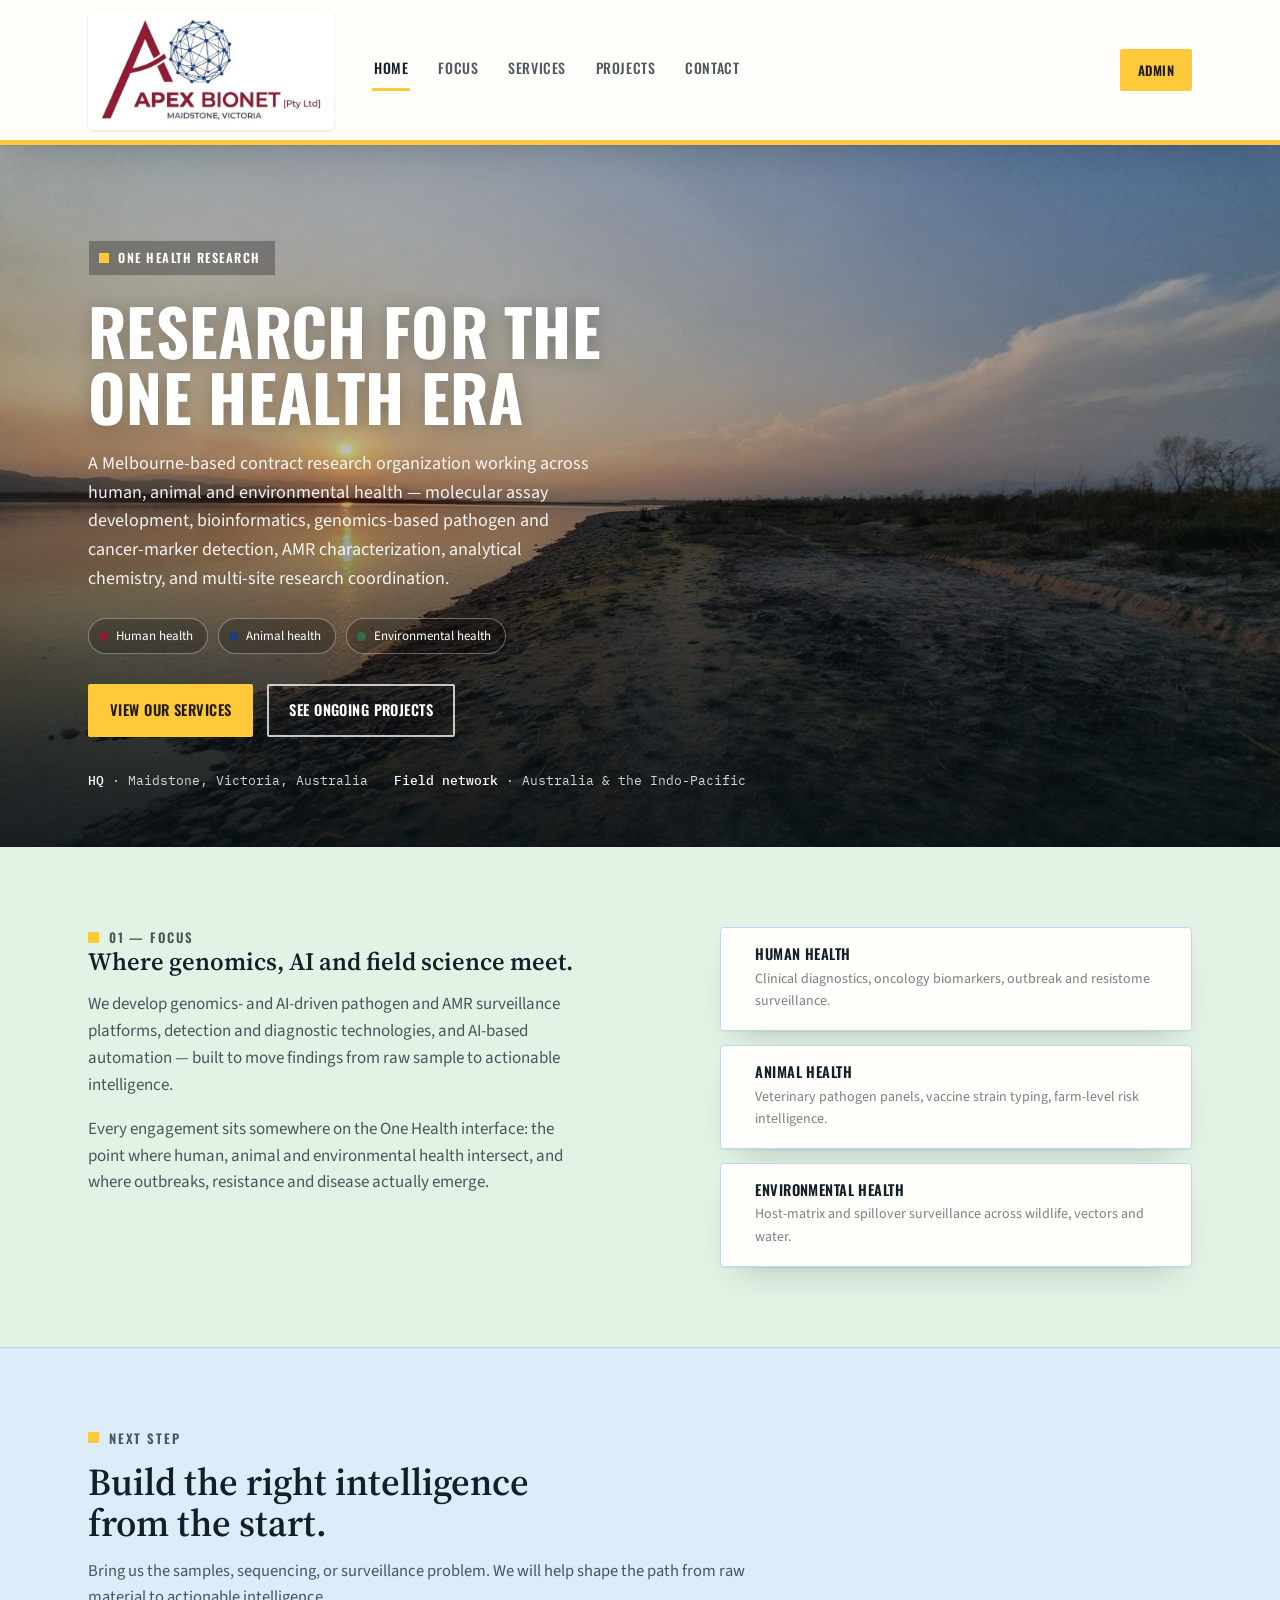
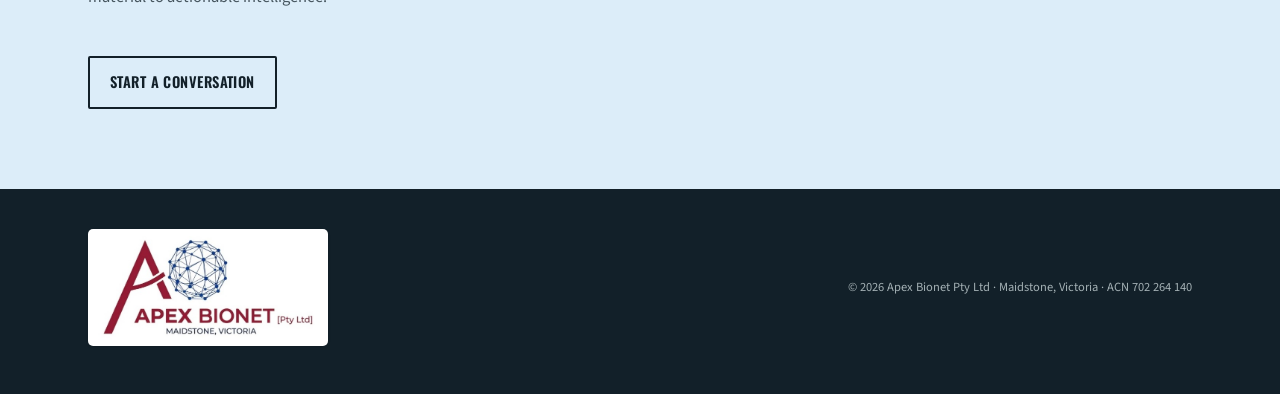
<file: index.html>
<!doctype html><html lang="en" data-page="home"><head><meta charset="utf-8"><meta name="viewport" content="width=device-width, initial-scale=1"><meta name="description" content="Apex Bionet — research for the One Health era."><title>Home · Apex Bionet</title><link rel="preconnect" href="https://fonts.googleapis.com"><link rel="preconnect" href="https://fonts.gstatic.com" crossorigin><link href="https://fonts.googleapis.com/css2?family=Oswald:wght@400;500;600;700&family=Source+Serif+4:ital,opsz,wght@0,8..60,400;0,8..60,600;0,8..60,700;1,0..60,500&family=Source+Sans+3:wght@400;500;600;700&family=IBM+Plex+Mono:wght@400;500&display=swap" rel="stylesheet"><link rel="stylesheet" href="assets/css/site.css"></head><body><div class="page"><header class="nav" id="top"><div class="nav__inner"><a class="nav__brand" href="index.html" aria-label="Apex Bionet — home"><span class="brandmark"><img class="nav__logo" src="assets/images/logo.jpg" alt="Apex Bionet"></span></a><nav class="nav__links" id="navLinks" aria-label="Primary navigation"><a href="index.html" data-page="home">Home</a><a href="focus.html" data-page="focus">Focus</a><a href="services.html" data-page="services">Services</a><a href="projects.html" data-page="projects">Projects</a><a href="contact.html" data-page="contact">Contact</a></nav><button class="btn btn--primary btn--sm admin-open" type="button">Admin</button><button class="nav__toggle" id="navToggle" aria-label="Toggle menu" aria-expanded="false"><span></span></button></div></header><main id="main-content"><section class="hero"><div class="hero__bg"><img data-bind="home.heroImage" src="assets/images/hero.jpg" alt="Field waterfall and stream — the environmental interface Apex Bionet monitors"></div><div class="hero__scrim"></div><div class="hero__inner"><span class="hero__badge"><span class="sq"></span>One Health research</span><h1 data-bind="home.heroTitle">Research for the One Health era</h1><p class="hero__lede" data-bind="home.heroLede"></p><div class="pillars"><span class="pillar"><span class="pillar__dot pillar__dot--h"></span>Human health</span><span class="pillar"><span class="pillar__dot pillar__dot--a"></span>Animal health</span><span class="pillar"><span class="pillar__dot pillar__dot--e"></span>Environmental health</span></div><div class="hero__actions"><a class="btn btn--primary" href="services.html">View our services</a><a class="btn btn--ghost" href="projects.html">See ongoing projects</a></div><div class="hero__meta"><span><strong>HQ</strong> · Maidstone, Victoria, Australia</span><span><strong>Field network</strong> · Australia &amp; the Indo-Pacific</span></div></div></section><section class="section sec-b"><div class="wrap"><div class="focus-grid"><div><span class="eyebrow"><span class="sq"></span>01 — Focus</span><h2 data-bind="focus.heading"></h2><p data-bind="focus.paragraphs.0"></p><p data-bind="focus.paragraphs.1"></p></div><div class="trio" data-repeat="focus.pillars"><div class="trio-card"><span class="trio-card__dot" data-class="pillar__dot--{class}"></span><div><h3 data-bind="title"></h3><p data-bind="description"></p></div></div></div></div></div></section><section class="section sec-a home-cta"><div class="wrap"><div class="section__head"><span class="eyebrow"><span class="sq"></span>Next step</span><h2>Build the right intelligence from the start.</h2><p>Bring us the samples, sequencing, or surveillance problem. We will help shape the path from raw material to actionable intelligence.</p></div><a class="btn btn--dark" href="contact.html">Start a conversation</a></div></section></main><footer class="footer"><div class="wrap footer__inner"><a class="nav__brand" href="index.html" aria-label="Apex Bionet — home"><span class="brandmark"><img class="nav__logo" src="assets/images/logo.jpg" alt="Apex Bionet"></span></a><small>© 2026 Apex Bionet Pty Ltd · Maidstone, Victoria · ACN <span data-bind="site.acn"></span></small></div></footer></div><div id="admin-root"></div><script src="assets/js/site.js" defer></script></body></html>
</file>
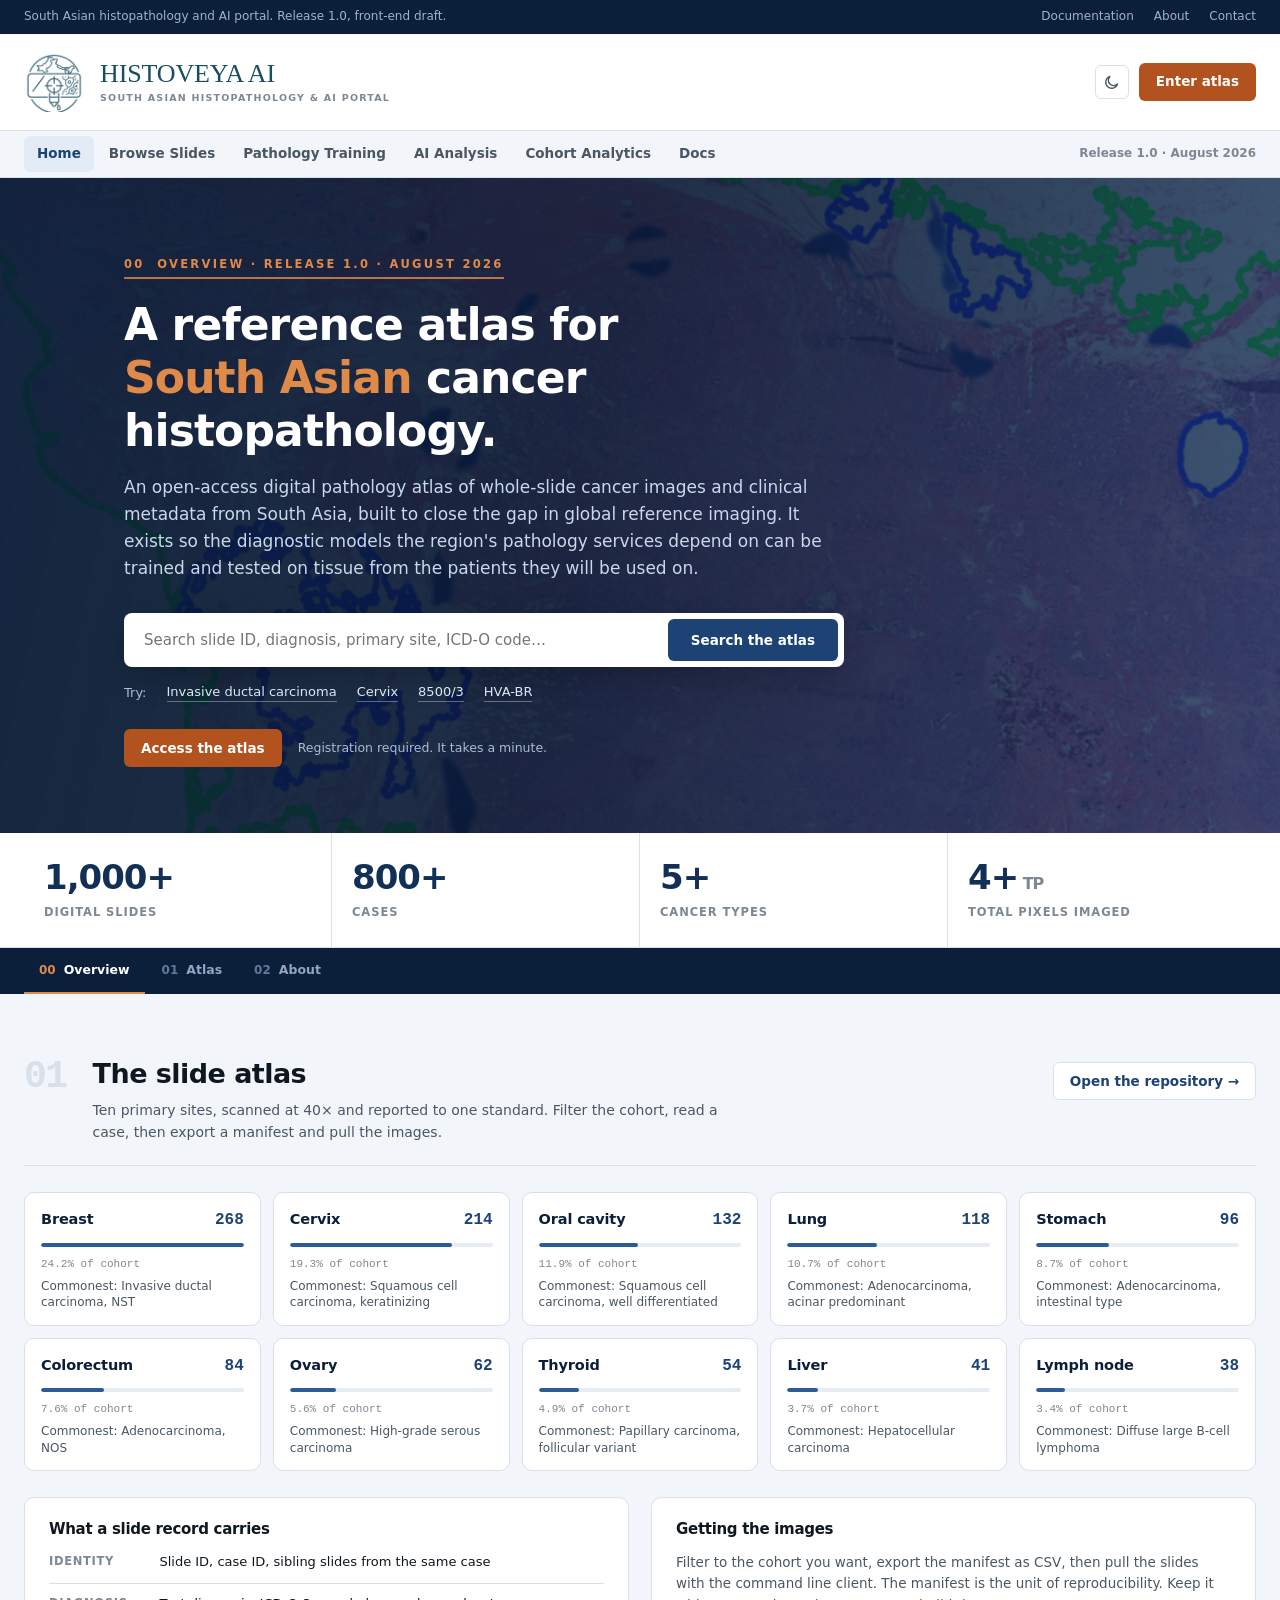
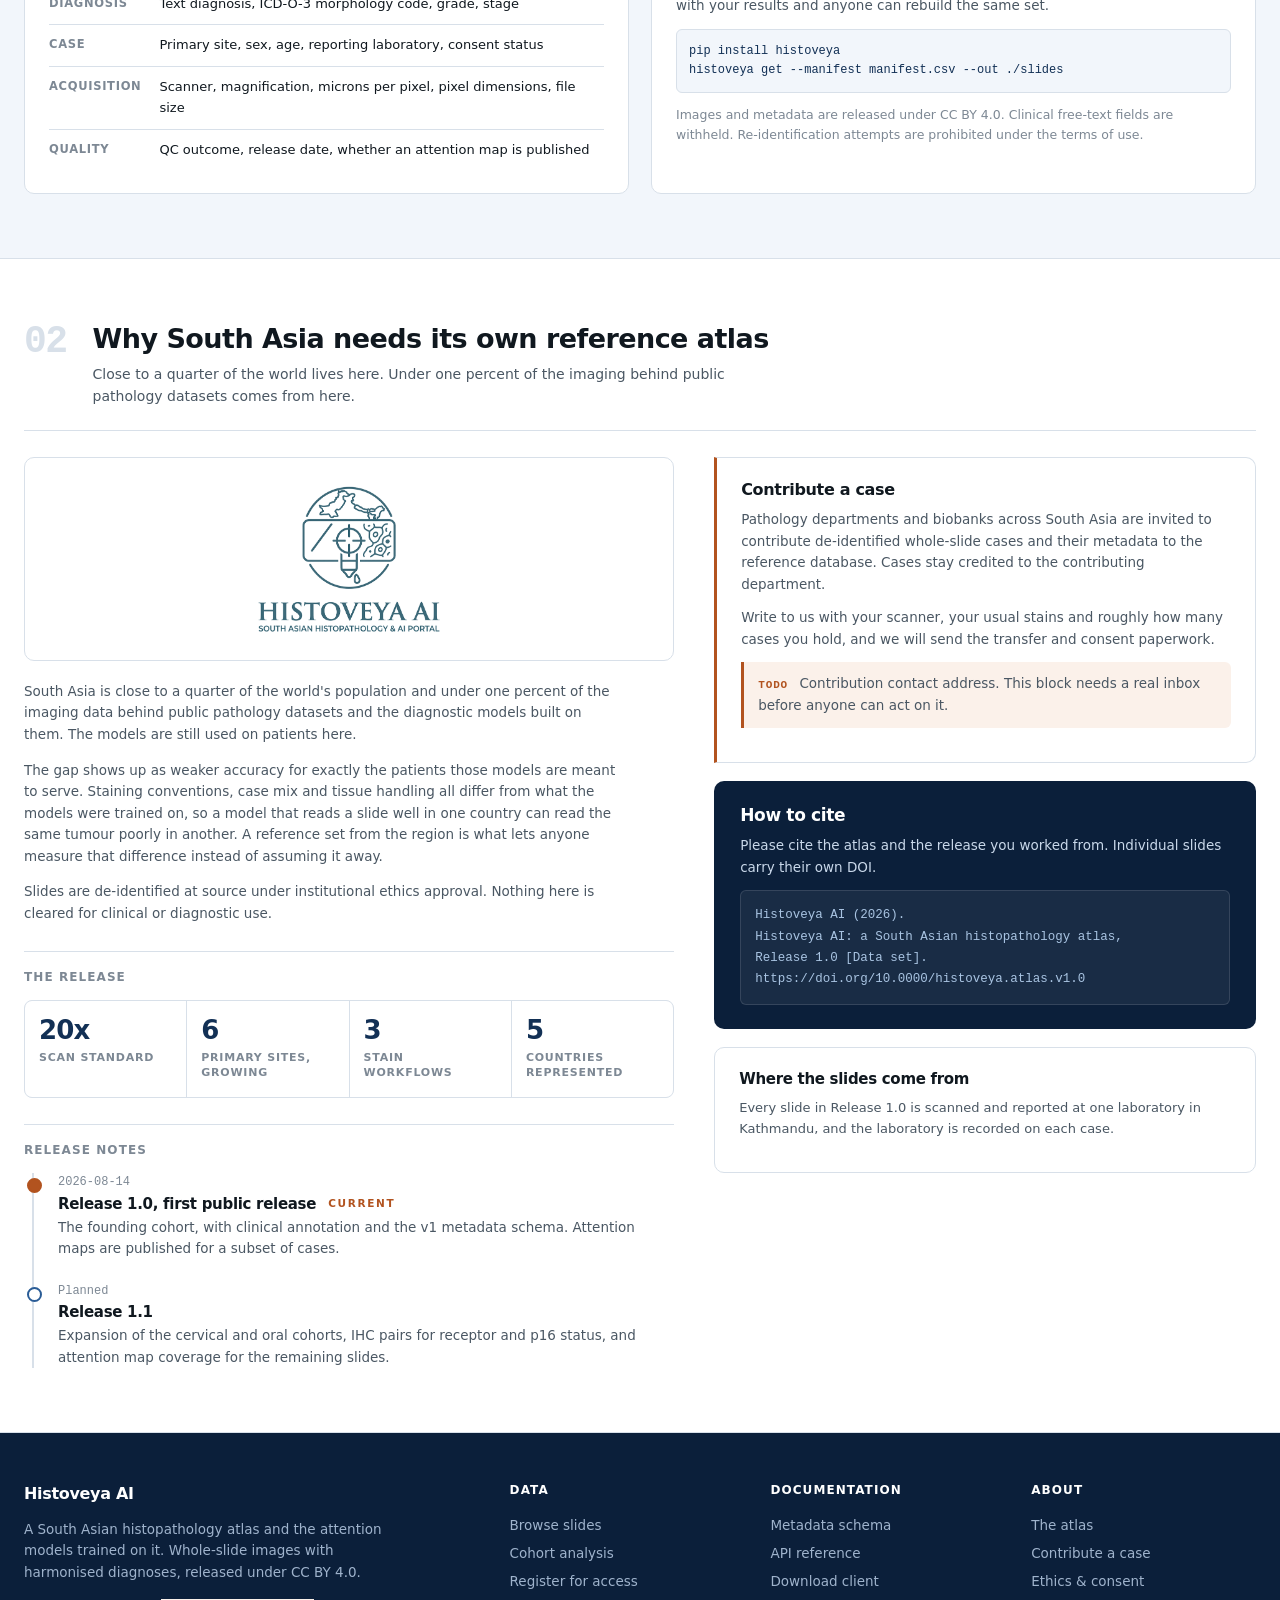
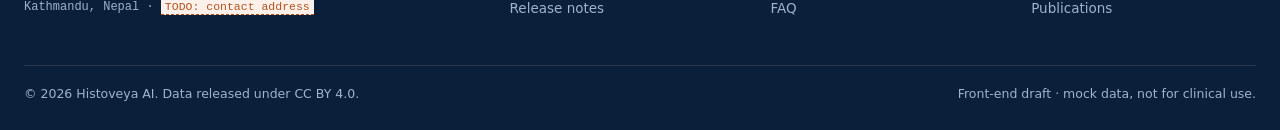
<file: histoveya/index.html>
<!DOCTYPE html>
<html lang="en">
<head>
<meta charset="utf-8">
<meta name="viewport" content="width=device-width, initial-scale=1">
<title>Histoveya AI | South Asian histopathology and AI portal</title>
<meta name="description" content="A South Asian histopathology atlas: whole-slide images with harmonised diagnoses, and the attention models trained on them.">
<link rel="icon" type="image/png" href="elements/histoveya-mark.png">
<link rel="apple-touch-icon" href="elements/histoveya-mark.png">
<script>
/* Runs before the body paints, so a reload never flashes the wrong theme.
   Keep it inline and synchronous here: deferring it reintroduces the flash.
   Unset or unreadable storage means light, which is the first-visit default. */
try{var t=localStorage.getItem("theme");
    if(t==="dark")document.documentElement.setAttribute("data-theme","dark");}catch(e){}
</script>
<style>
/* ============================================================
   Histoveya AI. Front-end draft. See web_app.md.
   ============================================================ */
:root{
  /* ---- brand ramp. Fixed in both themes. House colours, not surfaces:
          anything a theme should be able to move lives below instead.  */
  --navy-900:#0b1f3a; --navy-800:#123055; --navy-700:#1c4373; --navy-600:#2a5c96;
  --teal-700:#194e60;   /* logo ink, secondary brand tone */
  --accent-500:#c9642c; --accent-300:#e08a4a;

  /* ---- semantic tokens. The dark block below overrides this list and
          nothing else, so a new rule themes itself if it uses these.   */
  color-scheme:light;   /* native checkboxes, selects, scrollbars */
  --bg:#f2f6fb;         /* page behind everything           */
  --surface:#fff;       /* cards, header, tables, forms     */
  --surface-2:#f2f6fb;  /* tinted panels, table head, hover */
  --surface-3:#e3ecf6;  /* chips, active nav, feature badge */
  --line:#d8e0e9;       /* borders and rules                */
  --ink-900:#10181f; --ink-600:#4a5763; --ink-400:#7d8894;
  --grid:#e8edf3;       /* chart gridlines, meter tracks    */

  /* bands that are dark in BOTH themes: utility strip, section index,
     footer, citation box. They deepen in dark so they stay separable
     from the page instead of merging into it.                         */
  --band:#0b1f3a; --band-2:#123055;
  --on-band:#9fb3cc; --on-band-2:#c9d8ea; --on-band-3:#dbe7f2;

  /* brand colours used as FOREGROUND, split from the fills above: a
     navy that works as a fill is invisible as text on navy.           */
  --heading:#0b1f3a;    /* strong headings on a light surface */
  --figure:#123055;     /* big numerals: stat band, callouts  */
  --brand-fg:#1c4373;   /* IDs, counts, ghost button text     */
  --link:#2a5c96;       /* links, hover borders, focus rings  */
  --control:#1c4373;    /* accent-color on checkboxes         */

  /* accent, split the same way. --accent-600 is the FILL that carries
     white text; --accent-fg is the accent as text or as a rule.       */
  --accent-600:#b2531f; --accent-fg:#b2531f; --accent-050:#fbf1ea; --todo-fg:#7a3a14;
  --field:#fff; --field-line:#d8e0e9;   /* inputs: see the dark block */
  --wordmark:#194e60;   /* the SET wordmark, not the logo artwork */

  /* status. Reserved, never branding. */
  --fail-600:#cc0000; --fail-050:#fdecec;
  --pass-fg:#20705e;  --pass-bg:#e6f4f0;
  --rev-fg:#96600a;   --rev-bg:#fdf1de;

  /* categorical series, fixed order, validated for CVD on a white surface */
  --s1:#2a5c96; --s2:#b2531f; --s3:#1baf7a; --s4:#eda100;
  --s5:#e87ba4; --s6:#008300; --s7:#4a3aa7; --s8:#eb6834;
  --s-other:#9aa6b2;
  /* single-hue sequential / ordinal blue */
  --q1:#86b6ef; --q2:#5598e7; --q3:#2a78d6; --q4:#184f95;
  --c1:#2a5c96; --c2:#b2531f; --c3:#1baf7a; --c4:#eda100;
  --c5:#e87ba4; --c6:#008300; --c7:#4a3aa7; --c8:#eb6834;
  --mono:"JetBrains Mono","SF Mono",Consolas,"Liberation Mono",monospace;
  --sans:"Inter","Segoe UI",system-ui,-apple-system,Helvetica,Arial,sans-serif;
  --shadow:0 1px 2px rgba(16,24,31,.06),0 4px 16px rgba(16,24,31,.06);
  --wrap:1320px;
}

/* =====================================================================
   DARK THEME
   A token swap, never a filter. Nothing in here touches an <img>, the
   slide imagery or the logo: those render identically in both themes.
   Surfaces deepen the existing navy rather than going to black, so the
   page still reads as the same product with the lights off.
   ===================================================================== */
:root[data-theme="dark"]{
  color-scheme:dark;
  --bg:#05101c;
  --surface:#0c1e31;
  --surface-2:#0a1828;
  --surface-3:#17314d;
  --line:#22394f;
  --ink-900:#e9eff7; --ink-600:#aabdd0; --ink-400:#8b9db0;
  --grid:#1b3049;

  --band:#030b14; --band-2:#0a1a2b;
  --on-band:#a7bacd; --on-band-2:#cddbea; --on-band-3:#e2ebf4;

  --heading:#eaf2fa;
  --figure:#dce8f5;
  --brand-fg:#8fbdf0;
  --link:#84b6ec;
  --control:#4a8ede;

  /* the fill keeps its value so white text on it stays above 5:1; only
     the text form lifts. Same copper, recognisable in both themes.    */
  --accent-600:#b2531f; --accent-fg:#f0a06b; --accent-050:#2b1a11; --todo-fg:#f3c3a3;
  /* a field the same colour as its card is invisible on dark, so the
     well sinks below the surface and the border lifts above it     */
  --field:#061523; --field-line:#4d6e8a;   /* 3.1:1 on the card: WCAG 1.4.11 */
  /* the logo ink is too dark to read on a dark header. This is the
     wordmark SET IN TYPE, not the artwork, so it is safe to lift.  */
  --wordmark:#7cbdd2;

  --fail-600:#ff9a9a; --fail-050:#3c1418;
  --pass-fg:#74dcb8;  --pass-bg:#0d3029;
  --rev-fg:#ebb763;   --rev-bg:#342710;

  /* the categorical palette was validated against white. These are the
     same hues lifted for a dark ground and have NOT been re-run through
     the validator. See web_app.md section 3.8 before trusting them.    */
  --s1:#6fa8e8; --s2:#e08a4a; --s3:#3fd4a0; --s4:#f2bb3d;
  --s5:#f09cbc; --s6:#4cc24c; --s7:#9a8ae8; --s8:#f58a5c;
  --s-other:#7f8d9b;
  --q1:#1d4675; --q2:#2a6aad; --q3:#4a90d9; --q4:#86b6ef;
  --c1:#6fa8e8; --c2:#e08a4a; --c3:#3fd4a0; --c4:#f2bb3d;
  --c5:#f09cbc; --c6:#4cc24c; --c7:#9a8ae8; --c8:#f58a5c;

  --shadow:0 1px 2px rgba(0,0,0,.4),0 4px 16px rgba(0,0,0,.35);
}
*{box-sizing:border-box}
html,body{margin:0;padding:0}
body{font-family:var(--sans);font-size:14px;line-height:1.6;color:var(--ink-900);
  background:var(--bg);-webkit-font-smoothing:antialiased}
a{color:var(--link);text-decoration:none}
a:hover{text-decoration:underline}
h1,h2,h3,h4{margin:0;font-weight:700;letter-spacing:-.02em;line-height:1.2}
img{max-width:100%;display:block}
button{font-family:inherit;font-size:inherit;cursor:pointer}
:focus-visible{outline:2px solid var(--accent-fg);outline-offset:2px}
.wrap{max-width:var(--wrap);margin:0 auto;padding:0 24px}
.mono{font-family:var(--mono)}
.muted{color:var(--ink-400)}
.hide{display:none !important}

/* ---------- utility bar ---------- */
.utility{background:var(--band);color:var(--on-band);font-size:12px}
.utility .wrap{display:flex;align-items:center;justify-content:space-between;height:34px}
.utility a{color:var(--on-band-3);text-decoration:underline;text-underline-offset:2px;
  text-decoration-color:rgba(198,214,230,.35)}
.utility a:hover{color:#fff}
.utility .u-right a{text-decoration:none;color:var(--on-band)}
.utility .u-right a:hover{color:#fff}
.utility .u-right{display:flex;gap:20px}

/* ---------- header ---------- */
header.site{background:var(--surface);border-bottom:1px solid var(--line);position:sticky;top:0;z-index:50}
.hrow{position:relative;display:flex;align-items:center;gap:24px;height:96px}
.brand{display:flex;align-items:center;gap:16px;flex-shrink:0;color:inherit}
.brand:hover{text-decoration:none;opacity:.82}
.brand .lg-mark{height:60px;width:auto}
/*WORDMARK*/
/* Georgia has no light face and the page loads no webfonts, so weight,
   tracking and size are the only levers here. Medium over the old bold.  */
.wordmark{font-size:26px;font-weight:500;letter-spacing:-.005em;color:var(--wordmark);line-height:1;
  white-space:nowrap;font-family:Georgia,"Times New Roman",serif;text-transform:uppercase}
/*ENDWORDMARK*/
.wordmark .ai{color:var(--wordmark)}
.wordmark small{display:block;font-size:9.5px;font-weight:600;letter-spacing:.13em;font-family:var(--sans);
  text-transform:uppercase;color:var(--ink-400);margin-top:6px}
.hactions{margin-left:auto;display:flex;align-items:center;gap:10px;flex-shrink:0}

/* secondary to the button beside it: no fill, smaller, quieter until hovered */
.themetoggle{display:inline-flex;align-items:center;justify-content:center;width:34px;height:34px;
  padding:0;border:1px solid var(--line);border-radius:6px;background:transparent;color:var(--ink-600)}
.themetoggle:hover{color:var(--brand-fg);border-color:var(--link);background:var(--surface-2)}
.themetoggle:focus-visible{outline:2px solid var(--link);outline-offset:2px;color:var(--brand-fg)}
.themetoggle svg{display:block}
.themetoggle .ic-sun{display:none}
:root[data-theme="dark"] .themetoggle .ic-sun{display:block}
:root[data-theme="dark"] .themetoggle .ic-moon{display:none}
.navrow{border-top:1px solid var(--line);background:var(--surface-2)}
.navrow .wrap{display:flex;align-items:center;gap:2px;height:46px}
.navrow .relnote{margin-left:auto;font-size:12px;color:var(--ink-400);font-weight:600}
nav.main{display:flex;gap:2px}
nav.main a{padding:7px 13px;border-radius:6px;color:var(--ink-600);font-weight:600;font-size:13.5px}
nav.main a:hover{background:var(--surface);color:var(--brand-fg);text-decoration:none}
nav.main a.active{color:var(--brand-fg);background:var(--surface-3)}
.btn{display:inline-flex;align-items:center;justify-content:center;gap:7px;height:38px;padding:0 16px;
  border-radius:6px;border:1px solid transparent;font-weight:600;font-size:13.5px;white-space:nowrap}
.btn:hover{text-decoration:none}
.btn-primary{background:var(--navy-700);color:#fff}
.btn-primary:hover{background:var(--navy-800)}
.btn-accent{background:var(--accent-600);color:#fff}
.btn-accent:hover{background:var(--accent-500)}
.btn-ghost{background:var(--surface);color:var(--brand-fg);border-color:var(--line)}
.btn-ghost:hover{border-color:var(--link);background:var(--surface-2)}
.btn-sm{height:30px;padding:0 11px;font-size:12.5px}

/* ---- dark-theme fixups that are not a token swap ----
   The mark is dark teal ink with no light-on-dark version, so in dark it
   gets a light plate rather than being recoloured. Replace this rule with
   a plain swap the moment a light version of the artwork exists.        */
:root[data-theme="dark"] .brand .lg-mark{background:#eaf1f7;border-radius:9px;padding:5px}
/* the hero search sits on the slideshow in both themes; dark needs an
   edge or the field disappears into the image                          */
:root[data-theme="dark"] .searchbig{border:1px solid var(--line)}
/* the viewer surround is deliberately dark in BOTH themes, so it only
   needs its seam against the page softened                             */
:root[data-theme="dark"] .viewer{border-color:#24384c}

/* ---------- hero ---------- */
.hero{position:relative;background:linear-gradient(160deg,var(--navy-900) 0%,var(--navy-700) 55%,#25507f 100%);
  color:#fff;overflow:hidden}
.heroshow{position:absolute;inset:0;filter:brightness(.52) saturate(1.3)}
.hs-layer{position:absolute;inset:0;background-size:cover;background-position:center;
  opacity:0;transition:opacity 1.1s ease;will-change:transform,opacity}
.hs-layer.on{opacity:1}
.hero-scrim{position:absolute;inset:0;background:
  linear-gradient(102deg,rgba(11,31,58,.93) 0%,rgba(11,31,58,.82) 46%,rgba(28,67,115,.62) 100%)}
.hero .wrap{position:relative;padding:74px 24px 66px;max-width:1080px}
.hero .eyebrow{display:inline-block;font-size:11.5px;font-weight:700;letter-spacing:.2em;
  text-transform:uppercase;color:var(--accent-300);padding:0 0 4px;border-bottom:2px solid rgba(224,138,74,.8)}
.hero h1{font-size:44px;margin:20px 0 0;max-width:19ch}
.hero h1 em{font-style:normal;color:var(--accent-300)}
.hero p.lede{font-size:17px;line-height:1.6;color:var(--on-band-2);max-width:66ch;margin:16px 0 0}
.searchbig{margin-top:30px;display:flex;max-width:720px;background:var(--surface);border-radius:8px;padding:6px;
  box-shadow:0 10px 30px rgba(0,0,0,.22)}
.searchbig input{flex:1;border:0;padding:0 14px;font-size:15px;font-family:inherit;color:var(--ink-900);background:transparent}
.searchbig input:focus{outline:none}
.searchbig .btn{height:42px;padding:0 22px}
.examples{margin-top:16px;font-size:13px;color:#a9bdd4;display:flex;flex-wrap:wrap;gap:20px;align-items:center}
.examples button{background:none;border:0;border-bottom:1px solid rgba(255,255,255,.34);color:#dce8f5;
  border-radius:0;padding:1px 0 2px;font-size:13px}
.examples button:hover{background:none;color:#fff;border-bottom-color:#fff}

/* ---------- stat band ---------- */
.statband{background:var(--surface);border-bottom:1px solid var(--line)}
.statband .wrap{display:grid;grid-template-columns:repeat(4,1fr);gap:0;padding:0 24px}
.stat{padding:26px 20px;border-right:1px solid var(--line)}
.stat:last-child{border-right:0}
.stat .n{font-size:34px;font-weight:700;letter-spacing:-.03em;color:var(--figure);line-height:1.1;
  font-variant-numeric:tabular-nums}
.stat .n .u{font-size:16px;color:var(--ink-400);font-weight:600}
.stat .l{font-size:11.5px;font-weight:700;letter-spacing:.08em;text-transform:uppercase;color:var(--ink-400);margin-top:6px}

/* ---------- generic section ---------- */
section.band{padding:56px 0}
section.band.alt{background:var(--surface);border-top:1px solid var(--line);border-bottom:1px solid var(--line)}
.sec-head{display:flex;align-items:flex-end;justify-content:space-between;margin-bottom:22px;gap:20px}
.sec-head h2{font-size:26px}
.sec-head p{margin:6px 0 0;color:var(--ink-600);max-width:70ch}
.kicker{font-size:11.5px;font-weight:700;letter-spacing:.1em;text-transform:uppercase;color:var(--accent-fg);margin-bottom:8px}

/* ---------- organ cards ---------- */
.organgrid{display:grid;grid-template-columns:repeat(5,1fr);gap:12px}
.organ{background:var(--surface);border:1px solid var(--line);border-radius:10px;padding:15px 16px 14px;display:block;
  color:inherit;transition:border-color .14s,box-shadow .14s}
.organ:hover{border-color:var(--link);box-shadow:var(--shadow);text-decoration:none}
.organ .o-top{display:flex;align-items:baseline;justify-content:space-between;gap:10px}
.organ .o-name{font-weight:700;font-size:14.5px;color:var(--heading);letter-spacing:-.01em}
.organ .o-n{font-family:var(--mono);font-size:16px;font-weight:700;color:var(--brand-fg);line-height:1}
.organ .o-track{height:4px;border-radius:2px;background:var(--grid);margin:11px 0 9px;overflow:hidden}
.organ .o-track i{display:block;height:100%;border-radius:2px;background:var(--link)}
.organ .o-share{font-family:var(--mono);font-size:11px;color:var(--ink-400)}
.organ .o-dx{font-size:12px;color:var(--ink-600);margin-top:5px;line-height:1.35;
  display:-webkit-box;-webkit-line-clamp:2;-webkit-box-orient:vertical;overflow:hidden;min-height:32px}
.organ:hover .o-track i{background:var(--accent-600)}

/* ---------- feature columns ---------- */
.cols3{display:grid;grid-template-columns:repeat(3,1fr);gap:22px}
.feat{background:var(--surface);border:1px solid var(--line);border-radius:10px;padding:24px}
.feat h3{font-size:17px;margin-bottom:8px}
.feat p{margin:0;color:var(--ink-600);font-size:13.5px}
.feat .num{font-family:var(--mono);font-size:12px;color:var(--accent-fg);font-weight:700;margin-bottom:12px;display:block}

/* ---------- release timeline ---------- */
.timeline{border-left:2px solid var(--line);margin-left:8px;padding-left:24px;display:grid;gap:22px}
.rel{position:relative}
.rel:before{content:"";position:absolute;left:-31px;top:5px;width:11px;height:11px;border-radius:50%;
  background:var(--surface);border:2px solid var(--link)}
.rel.latest:before{background:var(--accent-600);border-color:var(--accent-fg)}
.rel .d{font-family:var(--mono);font-size:12px;color:var(--ink-400)}
.rel h4{font-size:15px;margin:2px 0 4px}
.rel p{margin:0;color:var(--ink-600);font-size:13.5px}
.tag{display:inline-block;font-size:10.5px;font-weight:800;letter-spacing:.16em;padding:0;
  color:var(--accent-fg);margin-left:12px;vertical-align:2px}

/* ---------- citation box ---------- */
.citebox{background:var(--band);color:var(--on-band-2);border-radius:10px;padding:24px 26px}
.citebox h3{color:#fff;font-size:17px;margin-bottom:10px}
.citebox code{display:block;font-family:var(--mono);font-size:12.5px;line-height:1.7;color:#a9c4e2;
  background:rgba(255,255,255,.06);border:1px solid rgba(255,255,255,.12);border-radius:6px;padding:14px;white-space:pre-wrap}
/* ---------- numbered sections ---------- */
.secindex{background:var(--band);position:sticky;top:142px;z-index:40}
.secindex .wrap{display:flex;gap:2px;overflow-x:auto;scrollbar-width:none;padding:0 24px}
.secindex .wrap::-webkit-scrollbar{display:none}
.secindex a{display:flex;align-items:baseline;gap:8px;padding:12px 15px;font-size:12.5px;font-weight:600;
  color:#8ea7c2;border-bottom:2px solid transparent;white-space:nowrap}
.secindex a:hover{color:#fff;text-decoration:none}
.secindex a b{font-size:12px;color:#5f7a99;font-weight:700}
.secindex a.on{color:#fff;border-bottom-color:var(--accent-300)}
.secindex a.on b{color:var(--accent-300)}

section.band.num{padding:64px 0;scroll-margin-top:190px}
.hero{scroll-margin-top:0}
.snum{display:flex;align-items:flex-start;gap:26px;padding-bottom:22px;margin-bottom:26px;
  border-bottom:1px solid var(--line)}
.snum .sn{font-family:var(--mono);font-size:38px;font-weight:700;line-height:.9;color:var(--line);
  letter-spacing:-.04em;flex-shrink:0;padding-top:2px}
.snum .st{flex:1;min-width:0}
.snum h2{font-size:27px}
.snum p{margin:8px 0 0;color:var(--ink-600);max-width:74ch}
.snum .btn{flex-shrink:0;margin-top:4px}

/* ---------- 01: spec panels ---------- */
.specrow{display:grid;grid-template-columns:1fr 1fr;gap:22px;margin-top:26px}
.spec{background:var(--surface);border:1px solid var(--line);border-radius:10px;padding:22px 24px}
section.band.alt .spec{background:var(--surface-2)}
.spec h3{font-size:15px;margin-bottom:14px}
.spec p{margin:0 0 12px;color:var(--ink-600);font-size:13.5px}
dl.speclist{margin:0;display:grid;grid-template-columns:auto 1fr;gap:0}
dl.speclist dt{font-size:11.5px;font-weight:700;letter-spacing:.06em;text-transform:uppercase;
  color:var(--ink-400);padding:10px 18px 10px 0;border-top:1px solid var(--line);white-space:nowrap}
dl.speclist dd{margin:0;font-size:13px;color:var(--ink-900);padding:10px 0;border-top:1px solid var(--line)}
dl.speclist dt:first-of-type,dl.speclist dd:first-of-type{border-top:0;padding-top:0}
code.cmd{display:block;font-family:var(--mono);font-size:12px;background:var(--surface-2);
  border:1px solid var(--line);border-radius:6px;padding:12px;color:var(--figure);white-space:pre-wrap}
section.band.alt code.cmd{background:var(--surface)}
.spec .fine{font-size:12.5px;color:var(--ink-400);margin:12px 0 0}

/* ---------- 02 / 03 blocks ---------- */
.cols3.four{grid-template-columns:repeat(4,1fr)}
.splitnote{margin-top:22px;background:var(--surface);border:1px solid var(--line);border-radius:10px;padding:22px 24px}
section.band.alt .splitnote{background:var(--surface-2)}
.splitnote h3{font-size:15px;margin-bottom:8px}
.splitnote p{margin:0 0 10px;color:var(--ink-600);font-size:13.5px;max-width:82ch}
.viewernote{margin-top:22px;background:var(--band);color:var(--on-band-2);border-radius:10px;padding:24px 26px;
  display:flex;align-items:center;gap:28px}
.viewernote h3{color:#fff;font-size:16px;margin-bottom:8px}
.viewernote p{margin:0;font-size:13.5px;max-width:82ch}
.viewernote .btn-ghost{flex-shrink:0;background:transparent;color:var(--on-band-3);border-color:rgba(255,255,255,.3)}
.viewernote .btn-ghost:hover{background:rgba(255,255,255,.09);border-color:#fff;color:#fff}

/* ---------- 02: about ---------- */
.aboutgrid{display:grid;grid-template-columns:1.2fr 1fr;gap:40px;align-items:start}
.aboutlogo{background:#fff;border:1px solid var(--line);border-radius:10px;padding:26px;
  display:flex;justify-content:center;margin-bottom:20px}
.aboutlogo img{height:150px;width:auto}
.abouttext{color:var(--ink-600);font-size:13.5px;margin:0 0 14px;max-width:70ch}
h3.ah{font-size:12px;letter-spacing:.09em;text-transform:uppercase;color:var(--ink-400);
  margin:26px 0 16px;padding-top:18px;border-top:1px solid var(--line)}
.callouts{display:grid;grid-template-columns:repeat(4,1fr);gap:1px;background:var(--line);
  border:1px solid var(--line);border-radius:8px;overflow:hidden}
.callout{background:var(--surface);padding:16px 14px}
.callout .cn{display:block;font-size:26px;font-weight:700;letter-spacing:-.03em;color:var(--figure);
  line-height:1.05;font-variant-numeric:tabular-nums}
.callout .cl{display:block;font-size:11px;font-weight:700;letter-spacing:.07em;text-transform:uppercase;
  color:var(--ink-400);margin-top:7px;line-height:1.35}
.contribute{background:var(--surface);border:1px solid var(--line);border-left:3px solid var(--accent-fg);
  border-radius:0 10px 10px 0;padding:22px 24px}
.contribute h3{font-size:16px;margin-bottom:10px}
.contribute p{margin:0 0 12px;color:var(--ink-600);font-size:13.5px}

/* ---------- open questions, shown rather than hidden ---------- */
.todo{background:var(--accent-050);border-left:3px solid var(--accent-fg);border-radius:0 6px 6px 0;
  padding:11px 14px;font-size:12.5px;color:var(--todo-fg);margin:0}
.todo b{font-family:var(--mono);font-size:11px;letter-spacing:.08em;color:var(--accent-fg);margin-right:7px}
.todo-inline{font-family:var(--mono);font-size:11.5px;background:var(--accent-050);color:var(--accent-fg);
  border-bottom:1px dashed var(--accent-600);padding:1px 4px}

/* ---------- draft-only bypass (delete with the markup) ---------- */
.bypass{margin-top:18px;border:1px dashed var(--ink-400);border-radius:10px;padding:18px 20px;
  background:repeating-linear-gradient(135deg,transparent,transparent 9px,rgba(125,136,148,.07) 9px,rgba(125,136,148,.07) 18px)}
.bypass .bl{display:inline-block;font-family:var(--mono);font-size:10.5px;font-weight:700;
  letter-spacing:.14em;text-transform:uppercase;color:var(--ink-400);border:1px solid var(--ink-400);
  border-radius:3px;padding:2px 7px;margin-bottom:10px}
.bypass p{margin:0 0 14px;font-size:12.5px;color:var(--ink-600);max-width:56ch}

/* ---------- registration gate ---------- */
.gatebar{display:flex;flex-wrap:wrap;gap:4px 10px;align-items:baseline;background:var(--accent-050);
  border:1px solid var(--accent-fg);border-left:3px solid var(--accent-fg);border-radius:0 8px 8px 0;
  padding:13px 16px;margin:22px 0 0;font-size:13.5px;color:var(--todo-fg)}
.gatebar b{color:var(--accent-fg)}
.draftbar{background:var(--band-2);color:var(--on-band-2);font-size:12.5px}
.draftbar .wrap{display:flex;align-items:center;gap:12px;padding-top:9px;padding-bottom:9px}
.draftbar b{color:#fff}
.draftbar button{margin-left:auto;background:none;border:1px solid rgba(255,255,255,.28);color:var(--on-band-2);
  border-radius:5px;height:24px;padding:0 9px;font-size:11.5px;font-weight:600;flex-shrink:0}
.draftbar button:hover{border-color:#fff;color:#fff}
.herocta{margin-top:26px;display:flex;align-items:center;gap:16px;flex-wrap:wrap}
.herocta .gatenote{font-size:12.5px;color:#a9bdd4}

/* ---------- footer ---------- */
footer.site{background:var(--band);color:var(--on-band);padding:48px 0 26px;margin-top:0}
footer.site .cols{display:grid;grid-template-columns:2fr 1fr 1fr 1fr;gap:36px}
footer.site h5{color:#fff;font-size:12px;letter-spacing:.09em;text-transform:uppercase;margin:0 0 12px;font-weight:700}
footer.site a{color:var(--on-band);display:block;padding:3px 0;font-size:13.5px}
footer.site .about p a{display:inline;padding:0;color:var(--on-band-3);text-decoration:underline;
  text-underline-offset:2px;text-decoration-color:rgba(219,231,242,.4)}
footer.site .about p a:hover{color:#fff;text-decoration-color:#fff}
footer.site a:hover{color:#fff}
footer.site .about p{font-size:13.5px;margin:0 0 14px;max-width:44ch}
footer .legal{border-top:1px solid rgba(255,255,255,.12);margin-top:34px;padding-top:18px;display:flex;
  justify-content:space-between;gap:14px 28px;font-size:12.5px;flex-wrap:wrap}
</style>
</head>
<body>
<style>
/* ---------- browse layout ---------- */
.pagehead{background:var(--surface);border-bottom:1px solid var(--line);padding:22px 0 0}
.crumb{font-size:12.5px;color:var(--ink-400);margin-bottom:8px}
.crumb a{color:var(--ink-400)}
.pagehead h1{font-size:26px}
.pagehead .sub{color:var(--ink-600);margin:6px 0 0;font-size:13.5px}
.tabs{display:flex;gap:2px;margin-top:18px}
.tabs button{background:none;border:0;border-bottom:3px solid transparent;padding:10px 14px;font-weight:600;
  font-size:13.5px;color:var(--ink-600)}
.tabs button.on{color:var(--figure);border-bottom-color:var(--accent-fg)}
.browse{display:grid;grid-template-columns:280px minmax(0,1fr);gap:26px;padding:26px 0 60px;align-items:start}

.facets{background:var(--surface);border:1px solid var(--line);border-radius:10px;position:sticky;top:158px}
.facets .fh{display:flex;align-items:center;justify-content:space-between;padding:14px 16px;border-bottom:1px solid var(--line)}
.facets .fh h3{font-size:13px;letter-spacing:.06em;text-transform:uppercase;color:var(--ink-600)}
.facets .fh button{background:none;border:0;color:var(--accent-fg);font-size:12.5px;font-weight:600;padding:0}
.facet{border-bottom:1px solid var(--line)}
.facet:last-child{border-bottom:0}
.facet > summary{list-style:none;cursor:pointer;padding:11px 16px;font-weight:700;font-size:13px;color:var(--heading);
  display:flex;align-items:center;justify-content:space-between}
.facet > summary::-webkit-details-marker{display:none}
.facet > summary:after{content:"";width:7px;height:7px;border-right:2px solid var(--ink-400);
  border-bottom:2px solid var(--ink-400);transform:rotate(45deg);margin-top:-4px;transition:transform .15s}
.facet[open] > summary:after{transform:rotate(-135deg);margin-top:2px}
.facet .opts{padding:0 16px 12px;max-height:210px;overflow:auto}
.opt{display:flex;align-items:center;gap:9px;padding:4px 0;font-size:13px;color:var(--ink-600);cursor:pointer}
.opt:hover{color:var(--ink-900)}
.opt input{accent-color:var(--control);width:14px;height:14px;margin:0}
.opt .cnt{margin-left:auto;font-size:11.5px;color:var(--ink-400);font-family:var(--mono)}

.resbar{display:flex;align-items:center;gap:12px;flex-wrap:wrap;background:var(--surface);border:1px solid var(--line);
  border-radius:10px;padding:12px 14px;margin-bottom:14px}
#fToggle{display:none}
.resbar .count{font-weight:700;font-size:14px}
.resbar .count b{color:var(--brand-fg)}
.resbar .grow{flex:1}
.srch{display:flex;align-items:center;gap:8px;border:1px solid var(--field-line);border-radius:6px;padding:0 10px;height:34px;
  background:var(--field);min-width:230px}
.srch input{border:0;background:transparent;font-family:inherit;font-size:13px;width:100%;color:var(--ink-900)}
.srch input:focus{outline:none}
select.ctl{height:34px;border:1px solid var(--field-line);border-radius:6px;background:var(--field);font-family:inherit;
  font-size:13px;padding:0 8px;color:var(--ink-600)}
.toggle{display:flex;border:1px solid var(--line);border-radius:6px;overflow:hidden}
.toggle button{background:var(--surface);border:0;padding:0 11px;height:34px;font-size:12.5px;font-weight:600;color:var(--ink-600)}
.toggle button.on{background:var(--navy-700);color:#fff}
.chips{display:flex;gap:8px;flex-wrap:wrap;margin-bottom:14px}
.chip{display:inline-flex;align-items:center;gap:7px;background:var(--surface-3);color:var(--figure);
  border-radius:99px;padding:4px 6px 4px 12px;font-size:12.5px;font-weight:600}
.chip button{background:rgba(11,31,58,.12);border:0;border-radius:50%;width:17px;height:17px;line-height:1;
  color:var(--figure);font-size:12px;display:flex;align-items:center;justify-content:center;padding:0}
.chip button:hover{background:var(--accent-600);color:#fff}

/* ---------- results table ---------- */
.tblwrap{background:var(--surface);border:1px solid var(--line);border-radius:10px;overflow-x:auto}
table.res{width:100%;min-width:1150px;border-collapse:collapse}
table.res th{text-align:left;font-size:11.5px;letter-spacing:.06em;text-transform:uppercase;color:var(--ink-400);
  padding:11px 12px;border-bottom:1px solid var(--line);background:var(--surface-2);white-space:nowrap}
table.res td{padding:9px 12px;border-bottom:1px solid var(--line);font-size:13px;line-height:1.35;vertical-align:middle;white-space:nowrap}
table.res tr:last-child td{border-bottom:0}
table.res tbody tr{cursor:pointer}
table.res tbody tr:hover{background:var(--surface-2)}
td.id a{font-family:var(--mono);font-size:12.5px;font-weight:600}
.thumb{width:52px;height:38px;border-radius:4px;border:1px solid var(--line);overflow:hidden;flex-shrink:0}
.dx{max-width:300px;white-space:normal !important}
.badge{display:inline-block;font-size:11px;font-weight:700;padding:2px 8px;border-radius:99px}
.b-pass{background:var(--pass-bg);color:var(--pass-fg)}
.b-rev{background:var(--rev-bg);color:var(--rev-fg)}
.b-fail{background:var(--fail-050);color:var(--fail-600)}
.b-feat{background:var(--surface-3);color:var(--brand-fg)}

/* ---------- grid mode ---------- */
.cardgrid{display:grid;grid-template-columns:repeat(4,1fr);gap:14px}
.scard{background:var(--surface);border:1px solid var(--line);border-radius:10px;overflow:hidden;cursor:pointer;
  transition:border-color .12s,transform .12s}
.scard:hover{border-color:var(--link);transform:translateY(-2px)}
.scard .im{aspect-ratio:4/3;border-bottom:1px solid var(--line);position:relative}
.scard .im .qc{position:absolute;top:8px;right:8px}
.scard .bd{padding:11px 12px}
.scard .sid{font-family:var(--mono);font-size:12px;font-weight:700;color:var(--brand-fg)}
.scard .dxt{font-size:13px;font-weight:600;margin:3px 0 4px;line-height:1.3}
.scard .mt{font-size:11.5px;color:var(--ink-400)}

.pager{display:flex;align-items:center;justify-content:space-between;gap:14px;margin-top:16px;flex-wrap:wrap}
.pager .pg{display:flex;gap:5px}
.pager .pg button{min-width:32px;height:32px;border:1px solid var(--line);background:var(--surface);border-radius:6px;
  font-size:13px;color:var(--ink-600);font-weight:600}
.pager .pg button.on{background:var(--navy-700);border-color:var(--navy-700);color:#fff}
.pager .pg button:disabled{opacity:.4;cursor:default}

/* ---------- slide detail ---------- */
.slidehead{background:var(--surface);border-bottom:1px solid var(--line);padding:20px 0}
.slidehead .row{display:flex;align-items:center;gap:14px;flex-wrap:wrap}
.slidehead h1{font-family:var(--mono);font-size:24px;letter-spacing:-.01em}
.slidehead .acts{margin-left:auto;display:flex;gap:9px}
.slidelayout{display:grid;grid-template-columns:1fr 360px;gap:22px;padding:22px 0 60px;align-items:start}
.viewer{background:#0d1218;border:1px solid #1d2733;border-radius:10px;overflow:hidden}
.viewer .vtop{display:flex;align-items:center;gap:10px;padding:9px 12px;background:#131b24;
  border-bottom:1px solid #1d2733;color:#8ea3b8;font-size:12.5px;flex-wrap:wrap}
.viewer .vtop .sp{flex:1}
.viewer .vtop{flex-wrap:nowrap}
.vbtn{white-space:nowrap}
.vbtn{background:#1d2733;border:1px solid #2b3947;color:var(--on-band-3);border-radius:5px;height:28px;padding:0 10px;
  font-size:12px;font-weight:600}
.vbtn:hover{background:#28374a}
.vbtn.on{background:var(--navy-600);border-color:var(--navy-600);color:#fff}
.canvas{position:relative;height:520px;overflow:hidden;background:#12171d;cursor:grab}
.canvas:active{cursor:grabbing}
.canvas .stage{position:absolute;left:50%;top:50%;transform-origin:center;transition:transform .12s ease-out}
.canvas .heat{position:absolute;inset:0;pointer-events:none;opacity:0;transition:opacity .25s;mix-blend-mode:multiply}
.canvas .heat.on{opacity:.7}
.navigator{position:absolute;right:12px;top:12px;width:132px;border:1px solid rgba(255,255,255,.35);
  border-radius:4px;overflow:hidden;background:#000}
.navigator .box{position:absolute;border:1.5px solid var(--accent-300);background:rgba(224,138,74,.16)}
.scalebar{position:absolute;left:14px;bottom:14px;color:var(--on-band-3);font-size:11px;font-family:var(--mono);
  background:rgba(0,0,0,.55);padding:5px 9px;border-radius:4px;display:flex;align-items:center;gap:8px}
.scalebar i{display:block;width:72px;height:3px;background:var(--on-band-3)}
.zoomrow{display:flex;align-items:center;gap:10px;padding:10px 12px;background:#131b24;border-top:1px solid #1d2733}
.zoomrow input[type=range]{flex:1;accent-color:var(--accent-fg)}
.zoomrow .zv{font-family:var(--mono);font-size:12px;color:#8ea3b8;min-width:52px;text-align:right}

.rail{background:var(--surface);border:1px solid var(--line);border-radius:10px;overflow:hidden;position:sticky;top:158px}
.rail .rtabs{display:flex;border-bottom:1px solid var(--line);background:var(--surface-2)}
.rail .rtabs button{flex:1;background:none;border:0;padding:11px 4px;font-size:12.5px;font-weight:700;
  color:var(--ink-600);border-bottom:3px solid transparent}
.rail .rtabs button.on{color:var(--figure);background:var(--surface);border-bottom-color:var(--accent-fg)}
.rail .rbody{padding:6px 16px 16px;max-height:560px;overflow:auto}
dl.meta{margin:0;display:grid;grid-template-columns:auto 1fr;gap:0}
dl.meta dt{font-size:12px;color:var(--ink-400);padding:9px 14px 9px 0;border-bottom:1px solid var(--line);white-space:nowrap}
dl.meta dd{margin:0;font-size:13px;font-weight:600;padding:9px 0;border-bottom:1px solid var(--line);text-align:right}
dl.meta dd.m{font-family:var(--mono);font-weight:600;font-size:12.5px}
.note{background:var(--surface-2);border:1px solid var(--line);border-left:3px solid var(--link);
  border-radius:6px;padding:11px 13px;font-size:12.5px;color:var(--ink-600);margin-top:14px}
.relwrap{grid-column:1 / -1;margin-top:8px}
.related{display:grid;grid-template-columns:repeat(5,1fr);gap:14px;margin-top:14px}

/* below this the absolutely centred wordmark would collide with the logos,
   so it drops back into the flex flow beside them */
/* ------------------------- analytics ------------------------------- */
.vizbar{display:flex;align-items:center;gap:12px;flex-wrap:wrap;background:var(--surface);border:1px solid var(--line);
  border-radius:10px;padding:12px 14px;margin-bottom:18px}
.vizbar label{font-size:12px;font-weight:700;letter-spacing:.05em;text-transform:uppercase;color:var(--ink-400)}
.vizbar .scope{margin-left:auto;font-size:13px;color:var(--ink-600)}
.vizbar .scope b{color:var(--brand-fg);font-family:var(--mono)}
.vizgrid{display:grid;grid-template-columns:repeat(12,1fr);gap:18px;padding-bottom:60px}
.card{background:var(--surface);border:1px solid var(--line);border-radius:10px;padding:18px 20px 16px;min-width:0}
.card h3{font-size:15px;margin:0}
.card .sub{font-size:12.5px;color:var(--ink-400);margin:3px 0 0}
.card .ch{display:flex;align-items:flex-start;justify-content:space-between;gap:14px;margin-bottom:14px}
.card .ch .tv{background:none;border:1px solid var(--line);border-radius:6px;color:var(--ink-600);
  font-size:11.5px;font-weight:700;padding:4px 9px;white-space:nowrap}
.card .tv:hover{border-color:var(--link);color:var(--brand-fg)}
.card .tv.on{background:var(--navy-700);border-color:var(--navy-700);color:#fff}
.span4{grid-column:span 4}.span5{grid-column:span 5}.span6{grid-column:span 6}
.span7{grid-column:span 7}.span8{grid-column:span 8}.span12{grid-column:span 12}
.kpis{display:grid;grid-template-columns:repeat(4,1fr);gap:18px}
.kpi{background:var(--surface);border:1px solid var(--line);border-radius:10px;padding:16px 18px}
.kpi .n{font-size:30px;font-weight:700;letter-spacing:-.03em;color:var(--figure);line-height:1.1}
.kpi .n small{font-size:14px;color:var(--ink-400);font-weight:600}
.kpi .l{font-size:11.5px;font-weight:700;letter-spacing:.07em;text-transform:uppercase;color:var(--ink-400);margin-top:5px}
.kpi .d{font-size:12px;color:var(--ink-600);margin-top:6px}
svg.viz{display:block;width:100%;overflow:visible}
svg.viz text{font-family:var(--sans);fill:var(--ink-600)}
svg.viz .ax{font-size:11px;fill:var(--ink-400)}
svg.viz .vl{font-size:11.5px;font-weight:700;fill:var(--ink-600);font-family:var(--mono)}
svg.viz .gl{stroke:var(--grid);stroke-width:1}
svg.viz .mk{cursor:pointer;transition:opacity .12s}
svg.viz .mk:hover{opacity:.78}
svg.viz .dim{opacity:.28}
.legend{display:flex;flex-wrap:wrap;gap:6px 18px;margin-top:14px}
.legend div{display:flex;align-items:center;gap:8px;font-size:12.5px;color:var(--ink-600);cursor:pointer}
.legend i{width:10px;height:10px;border-radius:3px;flex-shrink:0}
.legend b{margin-left:auto;font-family:var(--mono);font-size:11.5px;color:var(--ink-400);font-weight:700}
.legend div.off{opacity:.4}
.viztip{position:fixed;z-index:200;pointer-events:none;background:var(--band);color:#fff;border-radius:7px;
  padding:8px 11px;font-size:12.5px;line-height:1.45;box-shadow:0 6px 22px rgba(11,31,58,.3);opacity:0;
  transition:opacity .12s;max-width:260px}
.viztip.on{opacity:1}
.viztip b{display:block;font-size:13px;margin-bottom:2px}
.viztip span{color:#a9c4e2;font-family:var(--mono);font-size:11.5px}
table.dt{width:100%;border-collapse:collapse;margin-top:6px}
table.dt th{text-align:left;font-size:11px;letter-spacing:.05em;text-transform:uppercase;color:var(--ink-400);
  padding:6px 8px;border-bottom:1px solid var(--line)}
table.dt td{padding:6px 8px;border-bottom:1px solid var(--line);font-size:12.5px}
table.dt td:last-child,table.dt th:last-child{text-align:right;font-family:var(--mono)}
.qcrow{display:flex;gap:22px;flex-wrap:wrap;margin-top:4px}
.qcrow div{display:flex;align-items:center;gap:9px;font-size:13px;color:var(--ink-600)}
.qcrow .dot{width:9px;height:9px;border-radius:50%}
.qcrow b{font-family:var(--mono);color:var(--figure)}

/* ---------------------- pathology training -------------------------- */
.trainlayout{display:grid;grid-template-columns:1fr 420px;gap:22px;padding:0 0 60px;align-items:start}
/* the training viewer reuses .viewer/.canvas/.zoomrow from the slide page.
   Only the bits the slide page adds and this one does not are reset here. */
#tvCanvas{height:460px}

.quiz{background:var(--surface);border:1px solid var(--line);border-radius:10px;overflow:hidden}
.qhead{display:flex;align-items:flex-start;gap:16px;padding:18px 20px;border-bottom:1px solid var(--line)}
.qhead h2{font-size:17px}
.qhead .qsub{margin:5px 0 0;font-size:12.5px;color:var(--ink-400)}
.score{margin-left:auto;text-align:right;flex-shrink:0}
.score .sn{font-size:26px;font-weight:700;letter-spacing:-.03em;color:var(--figure);line-height:1;
  font-variant-numeric:tabular-nums}
.score .sl{display:block;font-size:11px;font-weight:700;letter-spacing:.07em;text-transform:uppercase;
  color:var(--ink-400);margin-top:5px}
.q{padding:18px 20px;border-bottom:1px solid var(--line)}
.q:last-of-type{border-bottom:0}
.qn{font-family:var(--mono);font-size:11px;font-weight:700;letter-spacing:.1em;color:var(--ink-400);
  display:block;margin-bottom:7px}
.q h3{font-size:14.5px;line-height:1.45;margin-bottom:12px}
.opts{display:grid;gap:7px}
.opt-a{display:flex;gap:10px;align-items:flex-start;padding:9px 11px;border:1px solid var(--line);
  border-radius:7px;font-size:13px;color:var(--ink-600);cursor:pointer;background:var(--surface);
  text-align:left;width:100%;line-height:1.45}
.opt-a:hover{border-color:var(--link);color:var(--ink-900)}
.opt-a .mk{flex-shrink:0;width:17px;height:17px;border:1px solid var(--line);border-radius:50%;
  display:flex;align-items:center;justify-content:center;font-size:10px;font-weight:700;
  font-family:var(--mono);color:var(--ink-400);margin-top:1px}
.q.checked .opt-a{cursor:default}
.q.checked .opt-a:hover{border-color:var(--line);color:var(--ink-600)}
.opt-a.right{border-color:var(--pass-fg);background:var(--pass-bg);color:var(--pass-fg);font-weight:600}
.opt-a.right .mk{border-color:var(--pass-fg);color:var(--pass-fg)}
.opt-a.wrong{border-color:var(--fail-600);background:var(--fail-050);color:var(--fail-600);font-weight:600}
.opt-a.wrong .mk{border-color:var(--fail-600);color:var(--fail-600)}
.qcheck{margin-top:12px}
.qcheck .btn[disabled]{opacity:.45;cursor:default;background:var(--surface-2);
  color:var(--ink-400);border:1px solid var(--line)}
.why{margin:12px 0 0;padding:11px 13px;border-left:3px solid var(--link);background:var(--surface-2);
  border-radius:0 6px 6px 0;font-size:12.5px;line-height:1.55;color:var(--ink-600)}
.why b{color:var(--ink-900)}
.qfoot{display:flex;align-items:center;gap:14px;padding:16px 20px;background:var(--surface-2);
  border-top:1px solid var(--line);flex-wrap:wrap}
.qfoot .note-sm{color:var(--ink-600)}

/* ------------------------- AI analysis stub ------------------------- */
.stub{background:var(--surface);border:1px solid var(--line);border-radius:10px;
  padding:34px 36px;margin:26px 0 70px;max-width:760px}
.stublabel{display:inline-block;font-family:var(--mono);font-size:10.5px;font-weight:700;
  letter-spacing:.14em;text-transform:uppercase;color:var(--accent-fg);
  border:1px solid var(--accent-fg);border-radius:3px;padding:2px 8px;margin-bottom:16px}
.stub h2{font-size:21px;margin-bottom:12px}
.stub p{margin:0 0 16px;color:var(--ink-600);font-size:14px;max-width:70ch}
h3.stubh{font-size:12px;letter-spacing:.09em;text-transform:uppercase;color:var(--ink-400);
  margin:26px 0 14px;padding-top:18px;border-top:1px solid var(--line)}
.stubnote{font-size:12.5px !important;color:var(--ink-400) !important;margin-top:22px !important;
  padding-top:18px;border-top:1px solid var(--line)}
.stubacts{display:flex;gap:10px;flex-wrap:wrap;margin-top:24px}

/* ------------------------ data access ------------------------------ */
.access{display:grid;grid-template-columns:1.15fr .85fr;gap:32px;padding:26px 0 70px;align-items:start}
.form{background:var(--surface);border:1px solid var(--line);border-radius:10px;padding:26px 28px}
.form h2{font-size:20px;margin-bottom:4px}
.form .fsub{color:var(--ink-600);font-size:13.5px;margin:0 0 22px}
.frow{display:grid;grid-template-columns:1fr 1fr;gap:16px;margin-bottom:16px}
.fld{display:flex;flex-direction:column;gap:6px;min-width:0}
.fld.full{grid-column:1 / -1}
.fld label{font-size:12.5px;font-weight:700;color:var(--ink-600)}
.fld label span{color:var(--accent-fg)}
.fld input,.fld select,.fld textarea{border:1px solid var(--field-line);border-radius:6px;padding:9px 11px;
  font-family:inherit;font-size:13.5px;color:var(--ink-900);background:var(--field);width:100%}
.fld input::placeholder,.fld textarea::placeholder{color:var(--ink-400);opacity:1}
.fld textarea{min-height:92px;resize:vertical;line-height:1.5}
.fld input:focus,.fld select:focus,.fld textarea:focus{outline:none;border-color:var(--link);
  box-shadow:0 0 0 3px rgba(42,92,150,.13)}
.fld .hint{font-size:11.5px;color:var(--ink-400)}
.chk{display:flex;gap:10px;align-items:flex-start;font-size:13px;color:var(--ink-600);margin-bottom:12px;line-height:1.5}
.chk input{margin-top:2px;accent-color:var(--control);width:15px;height:15px;flex-shrink:0}
.formfoot{display:flex;align-items:center;gap:16px;margin-top:20px;padding-top:20px;border-top:1px solid var(--line)}
.formfoot .note-sm{font-size:12px;color:var(--ink-400)}
.done{background:var(--surface);border:1px solid var(--line);border-radius:10px;padding:44px 34px;text-align:center}
.done .mark{width:52px;height:52px;border-radius:50%;background:var(--surface-3);color:var(--brand-fg);
  display:flex;align-items:center;justify-content:center;margin:0 auto 16px}
.done h2{font-size:21px;margin-bottom:8px}
.done p{color:var(--ink-600);font-size:14px;margin:0 auto 8px;max-width:46ch}
.done .ref{font-family:var(--mono);font-size:13px;color:var(--brand-fg);background:var(--surface-2);
  border:1px solid var(--line);border-radius:6px;padding:9px 14px;display:inline-block;margin:14px 0 20px}
.tiers{display:grid;gap:12px;margin-top:14px}
.tier{border:1px solid var(--line);border-radius:9px;padding:14px 16px;background:var(--surface)}
.tier.open{border-left:3px solid var(--s3)}
.tier.ctrl{border-left:3px solid var(--s4)}
.tier h4{font-size:14px;margin-bottom:4px}
.tier p{margin:0;font-size:12.5px;color:var(--ink-600)}
.terms{background:var(--surface);border:1px solid var(--line);border-radius:10px;padding:22px 24px}
.terms h3{font-size:15px;margin-bottom:10px}
.terms ol{margin:0;padding-left:20px;font-size:13px;color:var(--ink-600);line-height:1.65}
.terms li{margin-bottom:7px}

@media(max-width:1240px){
  .hrow{gap:20px}
  .aboutgrid{gap:28px}
}
@media(max-width:1100px){
  .trainlayout{grid-template-columns:1fr}
  .organgrid{grid-template-columns:repeat(3,1fr)}
  .cardgrid{grid-template-columns:repeat(3,1fr)}
  .slidelayout{grid-template-columns:1fr}
  .rail{position:static}
  .related{grid-template-columns:repeat(3,1fr)}
}
@media(max-width:1100px){
  .vizgrid > *{grid-column:span 12 !important}
  .kpis{grid-template-columns:repeat(2,1fr)}
  .access{grid-template-columns:1fr}
  .cols3.four{grid-template-columns:repeat(2,1fr)}
  .aboutgrid{grid-template-columns:1fr}
  .viewernote{flex-direction:column;align-items:flex-start;gap:18px}
}
@media(max-width:900px){
  /* a bare 1fr track still resolves to the results table's min-width and
     blows the page out sideways. minmax(0,...) lets the column shrink and
     the table scroll inside its own wrapper.                            */
  .browse{grid-template-columns:minmax(0,1fr)}
  .organgrid{grid-template-columns:repeat(2,1fr)}
  .frow{grid-template-columns:1fr}
  .facets{position:static}
  .statband .wrap{grid-template-columns:repeat(2,1fr)}
  .stat{border-right:0;border-bottom:1px solid var(--line)}
  .cols3{grid-template-columns:1fr}
  nav.main{gap:0}
  nav.main a{padding:7px 8px;font-size:12.5px}
  .wordmark{font-size:21px}
  .brand .lg-mark{height:50px}
  .hero h1{font-size:32px}
  .specrow{grid-template-columns:1fr}
  .snum{gap:18px}
}

/* =====================================================================
   PHONES
   The layout above was built for a desktop portal and left mobile out of
   scope. Everything below is the catch-up pass: kill every source of
   horizontal scroll, let the header and viewer collapse, and turn the
   filter rail into something a thumb can use.
   ===================================================================== */
@media(max-width:760px){
  .wrap{padding:0 16px}

  /* --- utility strip: stack, drop the secondary links --- */
  .utility{font-size:11px}
  .utility .wrap{height:auto;padding:7px 16px;flex-direction:column;align-items:flex-start;gap:3px}
  .utility .u-right{display:none}

  /* --- header: one flexible row, scrollable nav --- */
  .hrow{height:auto;padding:10px 0;flex-wrap:wrap;gap:10px 14px}
  .brand{gap:11px}
  .brand .lg-mark{height:40px}
  .wordmark{font-size:18px}
  .wordmark small{font-size:8px;letter-spacing:.1em;margin-top:3px}
  .hrow .btn{height:32px;padding:0 12px;font-size:12px}
  .hactions{gap:8px}
  .themetoggle{width:30px;height:30px}
  .navrow .wrap{height:42px;padding:0 16px;overflow-x:auto;scrollbar-width:none}
  .navrow .wrap::-webkit-scrollbar{display:none}
  nav.main{flex-wrap:nowrap}
  nav.main a{white-space:nowrap;font-size:13px;padding:7px 10px}
  .navrow .relnote{display:none}

  /* --- hero --- */
  .hero .wrap{padding:38px 16px 34px}
  .hero h1{font-size:27px}
  .hero p.lede{font-size:15px}
  .hero .eyebrow{font-size:10.5px;letter-spacing:.14em}
  .searchbig{flex-direction:column;gap:6px;padding:8px}
  .searchbig input{padding:10px 8px;font-size:16px}   /* 16px stops iOS zooming on focus */
  .searchbig .btn{width:100%}
  .examples{gap:12px 16px;font-size:12.5px}

  /* --- sections --- */
  section.band{padding:38px 0}
  .sec-head{flex-direction:column;align-items:flex-start;gap:14px}
  .sec-head h2{font-size:22px}
  .stat{padding:20px 14px}
  .stat .n{font-size:28px}
  .kicker{font-size:11px}
  .cols3{grid-template-columns:1fr !important;gap:16px !important}
  .feat{padding:18px}
  .citebox code,.terms code,code.cmd{overflow-wrap:anywhere}
  section.band.num{padding:36px 0;scroll-margin-top:8px}
  .snum{flex-wrap:wrap;gap:14px;padding-bottom:16px;margin-bottom:18px}
  .snum .sn{font-size:28px}
  .snum h2{font-size:21px}
  .snum .btn{width:100%}
  .specrow{grid-template-columns:1fr;gap:14px;margin-top:18px}
  .spec{padding:18px}
  .cols3.four{grid-template-columns:1fr}
  .viewernote{padding:20px 18px}
  .viewernote .btn{width:100%}
  .aboutgrid{grid-template-columns:1fr;gap:22px}
  .callouts{grid-template-columns:repeat(2,1fr)}
  .contribute{padding:18px}
  .bypass{padding:16px}
  .bypass .btn{width:100%}
  .aboutlogo{padding:20px}
  .aboutlogo img{height:110px}
  .secindex{position:static}
  .secindex .wrap{padding:0 16px}
  .secindex a{padding:11px 12px;font-size:12px}
  .gatebar{padding:12px 14px;font-size:13px}
  .herocta{gap:10px}
  .herocta .btn{width:100%}

  /* --- footer --- */
  footer.site{padding:34px 0 22px}
  footer.site .cols{grid-template-columns:1fr 1fr;gap:24px}
  footer.site .about{grid-column:1 / -1}
  footer.site a{overflow-wrap:anywhere}
  footer .legal{flex-direction:column;gap:8px;font-size:12px}

  /* --- browse --- */
  .pagehead{padding:16px 0 0}
  .pagehead h1{font-size:22px}
  .tabs{overflow-x:auto;scrollbar-width:none}
  .tabs::-webkit-scrollbar{display:none}
  .tabs button{white-space:nowrap}
  .browse{padding:16px 0 44px;gap:14px}
  .facets{display:none}
  .facets.show{display:block}
  #fToggle{display:inline-flex}
  .resbar{padding:11px 12px;gap:9px}
  .resbar .srch{order:-1;flex:1 1 100%;min-width:0}
  .resbar .srch input{font-size:16px}
  .resbar .count{flex:1 1 auto}
  .resbar .grow{display:none}
  .resbar #expBtn{display:none}
  .cardgrid{grid-template-columns:repeat(2,1fr);gap:10px}
  .scard .dxt{font-size:12px}
  .scard .mt{font-size:11px}
  .pager{flex-direction:column;align-items:flex-start;gap:10px}

  /* --- slide detail --- */
  .slidehead{padding:14px 0}
  .slidehead h1{font-size:19px}
  .slidehead .acts{margin-left:0;flex:1 1 100%;gap:7px}
  .slidehead .acts .btn{flex:1}
  .slidelayout{padding:14px 0 44px;gap:14px}
  .viewer .vtop{flex-wrap:wrap;gap:7px;padding:8px 10px}
  .viewer .vtop .sp{display:none}
  .vbtn{height:26px;padding:0 8px;font-size:11.5px}
  .canvas{height:330px;touch-action:pan-y}
  .navigator{width:86px}
  .zoomrow{flex-wrap:wrap;gap:7px}
  .zoomrow input[type=range]{flex:1 1 100%;order:2}
  .rail .rbody{max-height:none;padding:6px 14px 14px}
  dl.meta dt{font-size:11.5px;padding-right:10px}
  dl.meta dd{font-size:12.5px}
  .related{grid-template-columns:repeat(2,1fr)}

  /* --- analytics --- */
  .vizbar{padding:11px 12px;gap:9px}
  .vizbar .scope{margin-left:0;flex:1 1 100%;font-size:12.5px}
  .vizbar select.ctl{flex:1;min-width:0}
  .vizgrid{gap:14px;padding-bottom:44px}
  .card{padding:16px 14px 14px}
  .kpis{gap:14px}
  .kpi{padding:14px}
  .kpi .n{font-size:25px}
  /* bar charts get illegible when a 680-unit viewBox is squeezed to 350,
     so they keep their width and scroll sideways inside the card         */
  .cw{overflow-x:auto;scrollbar-width:thin}
  svg.viz.wide{min-width:540px}
  .legend div{flex:1 1 100% !important}

  /* --- data access --- */
  .trainlayout{grid-template-columns:1fr;gap:16px;padding-bottom:44px}
  #tvCanvas{height:300px}
  .qhead{padding:16px}
  .q{padding:16px}
  .qfoot{padding:14px 16px}
  .qfoot .btn{width:100%}
  .stub{padding:22px 18px;margin:16px 0 44px}
  .stubacts .btn{width:100%}
  .access{padding:16px 0 44px;gap:20px}
  .form{padding:20px 18px}
  .form h2{font-size:18px}
  .fld input,.fld select,.fld textarea{font-size:16px}
  .formfoot{flex-direction:column;align-items:stretch;gap:10px}
  .formfoot .btn{width:100%}
  .terms{padding:18px 16px}
  .done{padding:32px 18px}
}

@media(max-width:460px){
  .organgrid{grid-template-columns:1fr}
  .related{grid-template-columns:repeat(2,1fr)}
  footer.site .cols{grid-template-columns:1fr}
  .hero h1{font-size:24px}
}
</style>

<!-- ============================ UTILITY BAR ============================ -->
<div class="utility">
  <div class="wrap">
    <span>South Asian histopathology and AI portal. Release 1.0, front-end draft.</span>
    <span class="u-right">
      <a href="#docs">Documentation</a>
      <a href="#s02">About</a>
      <a href="#contact">Contact</a>
    </span>
  </div>
</div>

<!-- ============================== HEADER ============================== -->
<header class="site">
  <div class="wrap hrow">
    <a class="brand" href="#home">
      <img class="lg-mark" src="elements/histoveya-mark.png" alt="">
      <span class="wordmark">Histoveya <span class="ai">AI</span>
        <small>South Asian Histopathology &amp; AI Portal</small>
      </span>
    </a>
    <div class="hactions">
      <button type="button" class="themetoggle" id="themeBtn"
              aria-label="Switch to dark theme" title="Switch to dark theme">
        <svg class="ic-moon" width="17" height="17" viewBox="0 0 24 24" fill="none"
             stroke="currentColor" stroke-width="1.9" stroke-linecap="round" stroke-linejoin="round"
             aria-hidden="true"><path d="M20.5 14.2A8.5 8.5 0 1 1 9.8 3.5a7 7 0 0 0 10.7 10.7z"/></svg>
        <svg class="ic-sun" width="18" height="18" viewBox="0 0 24 24" fill="none"
             stroke="currentColor" stroke-width="1.9" stroke-linecap="round" stroke-linejoin="round"
             aria-hidden="true"><circle cx="12" cy="12" r="4.2"/><path d="M12 2.4v2.3M12 19.3v2.3M4.2 4.2l1.6 1.6M18.2 18.2l1.6 1.6M2.4 12h2.3M19.3 12h2.3M4.2 19.8l1.6-1.6M18.2 5.8l1.6-1.6"/></svg>
      </button>
      <a class="btn btn-accent" href="#access">Enter atlas</a>
    </div>
  </div>
  <div class="navrow">
    <div class="wrap">
      <nav class="main">
        <a href="#home" data-nav="home">Home</a>
        <a href="#browse" data-nav="browse">Browse Slides</a>
        <a href="#training" data-nav="training">Pathology Training</a>
        <a href="#aianalysis" data-nav="aianalysis">AI Analysis</a>
        <a href="#analytics" data-nav="analytics">Cohort Analytics</a>
        <a href="#docs" data-nav="docs">Docs</a>
      </nav>
      <span class="relnote">Release 1.0 &middot; August 2026</span>
    </div>
  </div>
</header>

<!-- Shown once the gate is passed. Nothing was stored, and saying so is the
     one thing on this page that could otherwise mislead someone.          -->
<div class="draftbar" id="draftBar" hidden>
  <div class="wrap">
    <span><b>Draft interface.</b> No account was created and nothing you typed was saved or
      sent anywhere. It existed only in this browser tab.</span>
    <button type="button" id="draftDismiss">Dismiss</button>
  </div>
</div>

<!-- =============================== HOME =============================== -->
<main id="view-home">

  <!-- ------------------------------ 00 ------------------------------- -->
  <div class="hero" id="s00">
    <div class="heroshow" id="heroShow" aria-hidden="true">
      <div class="hs-layer" id="hsA"></div>
      <div class="hs-layer" id="hsB"></div>
    </div>
    <div class="hero-scrim" aria-hidden="true"></div>
    <div class="wrap">
      <span class="eyebrow">00 &nbsp;Overview &middot; Release 1.0 &middot; August 2026</span>
      <h1>A reference atlas for <em>South Asian</em> cancer histopathology.</h1>
      <p class="lede">An open-access digital pathology atlas of whole-slide cancer images and
        clinical metadata from South Asia, built to close the gap in global reference
        imaging. It exists so the diagnostic models the region's pathology services depend
        on can be trained and tested on tissue from the patients they will be used on.</p>

      <form class="searchbig" id="heroSearch" onsubmit="return false;">
        <input id="heroQ" type="search" placeholder="Search slide ID, diagnosis, primary site, ICD-O code…" aria-label="Search the atlas">
        <button class="btn btn-primary" type="submit">Search the atlas</button>
      </form>
      <div class="examples">
        <span>Try:</span>
        <button data-ex="Invasive ductal carcinoma">Invasive ductal carcinoma</button>
        <button data-ex="Cervix">Cervix</button>
        <button data-ex="8500/3">8500/3</button>
        <button data-ex="HVA-BR">HVA-BR</button>
      </div>
      <div class="herocta">
        <a class="btn btn-accent" href="#browse">Access the atlas</a>
        <span class="gatenote">Registration required. It takes a minute.</span>
      </div>
    </div>
  </div>

  <div class="statband">
    <div class="wrap">
      <div class="stat"><div class="n"><span data-count="1000">0</span>+</div>
        <div class="l">Digital slides</div></div>
      <div class="stat"><div class="n"><span data-count="800">0</span>+</div>
        <div class="l">Cases</div></div>
      <div class="stat"><div class="n"><span data-count="5">0</span>+</div>
        <div class="l">Cancer types</div></div>
      <div class="stat"><div class="n"><span data-count="4">0</span>+<span class="u"> TP</span></div>
        <div class="l">Total pixels imaged</div></div>
    </div>
  </div>

  <!-- section index: micro-navigation down the page -->
  <div class="secindex" id="secIndex">
    <div class="wrap">
      <a href="#s00" data-sec="s00"><b>00</b> Overview</a>
      <a href="#s01" data-sec="s01"><b>01</b> Atlas</a>
      <a href="#s02" data-sec="s02"><b>02</b> About</a>
    </div>
  </div>

  <!-- ------------------------------ 01 ------------------------------- -->
  <section class="band num" id="s01">
    <div class="wrap">
      <div class="snum">
        <span class="sn">01</span>
        <div class="st">
          <h2>The slide atlas</h2>
          <p>Ten primary sites, scanned at 40&times; and reported to one standard. Filter the
            cohort, read a case, then export a manifest and pull the images.</p>
        </div>
        <a class="btn btn-ghost" href="#browse">Open the repository &rarr;</a>
      </div>

      <div class="organgrid" id="organGrid"></div>

      <div class="specrow">
        <div class="spec">
          <h3>What a slide record carries</h3>
          <dl class="speclist">
            <dt>Identity</dt><dd>Slide ID, case ID, sibling slides from the same case</dd>
            <dt>Diagnosis</dt><dd>Text diagnosis, ICD-O-3 morphology code, grade, stage</dd>
            <dt>Case</dt><dd>Primary site, sex, age, reporting laboratory, consent status</dd>
            <dt>Acquisition</dt><dd>Scanner, magnification, microns per pixel, pixel dimensions, file size</dd>
            <dt>Quality</dt><dd>QC outcome, release date, whether an attention map is published</dd>
          </dl>
        </div>
        <div class="spec">
          <h3>Getting the images</h3>
          <p>Filter to the cohort you want, export the manifest as CSV, then pull the slides
            with the command line client. The manifest is the unit of reproducibility. Keep it
            with your results and anyone can rebuild the same set.</p>
          <code class="cmd">pip install histoveya
histoveya get --manifest manifest.csv --out ./slides</code>
          <p class="fine">Images and metadata are released under CC&nbsp;BY&nbsp;4.0. Clinical
            free-text fields are withheld. Re-identification attempts are prohibited under the
            terms of use.</p>
        </div>
      </div>
    </div>
  </section>

  <!-- ------------------------------ 02 ------------------------------- -->
  <section class="band alt num" id="s02">
    <div class="wrap">
      <div class="snum">
        <span class="sn">02</span>
        <div class="st">
          <h2>Why South Asia needs its own reference atlas</h2>
          <p>Close to a quarter of the world lives here. Under one percent of the imaging
            behind public pathology datasets comes from here.</p>
        </div>
      </div>

      <div class="aboutgrid">
        <div>
          <div class="aboutlogo">
            <img src="elements/histoveya-logo.png" alt="Histoveya AI">
          </div>
          <p class="abouttext">South Asia is close to a quarter of the world's population and
            under one percent of the imaging data behind public pathology datasets and the
            diagnostic models built on them. The models are still used on patients here.</p>
          <p class="abouttext">The gap shows up as weaker accuracy for exactly the patients
            those models are meant to serve. Staining conventions, case mix and tissue
            handling all differ from what the models were trained on, so a model that reads
            a slide well in one country can read the same tumour poorly in another. A
            reference set from the region is what lets anyone measure that difference
            instead of assuming it away.</p>
          <p class="abouttext">Slides are de-identified at source under institutional ethics
            approval. Nothing here is cleared for clinical or diagnostic use.</p>

          <h3 class="ah">The release</h3>
          <div class="callouts">
            <div class="callout"><span class="cn">20x</span><span class="cl">Scan standard</span></div>
            <div class="callout"><span class="cn">6</span><span class="cl">Primary sites, growing</span></div>
            <div class="callout"><span class="cn">3</span><span class="cl">Stain workflows</span></div>
            <div class="callout"><span class="cn">5</span><span class="cl">Countries represented</span></div>
          </div>

          <h3 class="ah">Release notes</h3>
          <div class="timeline">
            <div class="rel latest">
              <div class="d">2026-08-14</div>
              <h4>Release 1.0, first public release<span class="tag">CURRENT</span></h4>
              <p>The founding cohort, with clinical annotation and the v1 metadata schema.
                Attention maps are published for a subset of cases.</p>
            </div>
            <div class="rel">
              <div class="d">Planned</div>
              <h4>Release 1.1</h4>
              <p>Expansion of the cervical and oral cohorts, IHC pairs for receptor and p16
                status, and attention map coverage for the remaining slides.</p>
            </div>
          </div>
        </div>

        <div>
          <div class="contribute">
            <h3>Contribute a case</h3>
            <p>Pathology departments and biobanks across South Asia are invited to contribute
              de-identified whole-slide cases and their metadata to the reference database.
              Cases stay credited to the contributing department.</p>
            <p>Write to us with your scanner, your usual stains and roughly how many cases you
              hold, and we will send the transfer and consent paperwork.</p>
            <p class="todo"><b>TODO</b> Contribution contact address. This block needs a real
              inbox before anyone can act on it.</p>
          </div>

          <div class="citebox" style="margin-top:18px">
            <h3>How to cite</h3>
            <p style="margin:0 0 12px;font-size:13.5px">Please cite the atlas and the release
              you worked from. Individual slides carry their own DOI.</p>
            <code>Histoveya AI (2026).
Histoveya AI: a South Asian histopathology atlas,
Release 1.0 [Data set].
https://doi.org/10.0000/histoveya.atlas.v1.0</code>
          </div>

          <div class="terms" style="margin-top:18px">
            <h3>Where the slides come from</h3>
            <p style="font-size:13px;color:var(--ink-600);margin:0 0 10px">Every slide in
              Release 1.0 is scanned and reported at one laboratory in Kathmandu, and the
              laboratory is recorded on each case.</p>
          </div>
        </div>
      </div>
    </div>
  </section>
</main>

<!-- ============================== BROWSE ============================== -->
<main id="view-browse" class="hide">
  <div class="pagehead">
    <div class="wrap">
      <div class="crumb"><a href="#home">Home</a> &rsaquo; Repository</div>
      <h1>Browse the slide repository</h1>
      <p class="sub">Filter the cohort, then export a manifest or open any slide in the viewer.</p>
      <div class="tabs">
        <button class="on">Slides</button>
        <button title="Not in this draft">Cases</button>
        <button title="Not in this draft">Files</button>
        <button title="Not in this draft">Saved cohorts</button>
      </div>
    </div>
  </div>

  <div class="wrap">
    <div class="browse">
      <!-- ---------- facet rail ---------- -->
      <aside class="facets">
        <div class="fh"><h3>Filters</h3><button id="clearAll">Clear all</button></div>
        <div id="facetList"></div>
      </aside>

      <!-- ---------- results ---------- -->
      <div>
        <div class="resbar">
          <button class="btn btn-ghost btn-sm" id="fToggle" aria-expanded="false">Filters</button>
          <span class="count"><b id="resCount">0</b> slides</span>
          <span class="muted" id="resSub"></span>
          <span class="grow"></span>
          <label class="srch">
            <svg width="14" height="14" viewBox="0 0 24 24" fill="none" stroke="#7d8894" stroke-width="2.5"><circle cx="11" cy="11" r="7"/><path d="M20 20l-3.5-3.5"/></svg>
            <input id="q" type="search" placeholder="Search slides…" aria-label="Search slides">
          </label>
          <select class="ctl" id="sort" aria-label="Sort">
            <option value="id">Sort: Slide ID</option>
            <option value="site">Sort: Primary site</option>
            <option value="age">Sort: Age</option>
            <option value="size">Sort: File size</option>
            <option value="date">Sort: Newest release</option>
          </select>
          <select class="ctl" id="per" aria-label="Per page">
            <option>25</option><option>50</option><option>100</option>
          </select>
          <div class="toggle">
            <button id="vTable" class="on">Table</button>
            <button id="vGrid">Grid</button>
          </div>
          <button class="btn btn-ghost btn-sm" id="expBtn">Export manifest</button>
        </div>

        <div class="chips" id="chips"></div>

        <div class="tblwrap" id="tableWrap">
          <table class="res">
            <thead><tr>
              <th style="width:34px"></th><th>Slide ID</th><th>Preview</th><th>Primary site</th>
              <th>Diagnosis</th><th>Grade</th><th>Stage</th><th>Sex</th><th>Age</th>
              <th>Stain</th><th>Mag</th><th>Size</th><th>QC</th>
            </tr></thead>
            <tbody id="rows"></tbody>
          </table>
        </div>

        <div class="cardgrid hide" id="gridWrap"></div>

        <div class="pager">
          <span class="muted" id="pagerInfo"></span>
          <div class="pg" id="pagerBtns"></div>
        </div>
      </div>
    </div>
  </div>
</main>

<!-- ============================ SLIDE DETAIL ========================== -->
<main id="view-slide" class="hide">
  <div class="slidehead">
    <div class="wrap">
      <div class="crumb"><a href="#home">Home</a> &rsaquo; <a href="#browse">Repository</a> &rsaquo; <span id="sdCrumb"></span></div>
      <div class="row">
        <h1 id="sdId"></h1>
        <span id="sdQc"></span>
        <span id="sdFeat"></span>
        <span class="acts">
          <button class="btn btn-ghost btn-sm" onclick="alert('Mock only. The citation would be copied to the clipboard.')">Cite</button>
          <button class="btn btn-ghost btn-sm" onclick="alert('Mock only. This would add the slide to the download cart.')">Add to cart</button>
          <button class="btn btn-primary btn-sm" onclick="alert('Mock only. No files are served in this draft.')">Download slide</button>
        </span>
      </div>
    </div>
  </div>

  <div class="wrap">
    <div class="slidelayout">
      <!-- ---------- viewer ---------- -->
      <div>
        <div class="viewer">
          <div class="vtop">
            <strong style="color:var(--on-band-3)">Whole-slide viewer</strong>
            <span id="vtName" class="mono" style="font-size:11.5px"></span>
            <span class="sp"></span>
            <button class="vbtn" id="btnHeat">Heat-map</button>
            <button class="vbtn" id="btnSeg">Segmentation</button>
            <button class="vbtn" id="btnGrid">Patch grid</button>
            <button class="vbtn" id="btnReset">Reset</button>
          </div>
          <div class="canvas" id="canvas">
            <div class="stage" id="stage">
              <img id="slideImg" alt="Whole-slide overview" draggable="false">
              <div class="heat" id="heatLayer"></div>
            </div>
            <div class="navigator" id="nav"><img id="navImg" alt=""><div class="box" id="navBox"></div></div>
            <div class="scalebar"><i></i><span id="sbTxt">2.0 mm</span></div>
          </div>
          <div class="zoomrow">
            <button class="vbtn" data-z="1">1&times;</button>
            <button class="vbtn" data-z="4">4&times;</button>
            <button class="vbtn" data-z="10">10&times;</button>
            <button class="vbtn" data-z="20">20&times;</button>
            <button class="vbtn" data-z="40">40&times;</button>
            <input type="range" id="zoom" min="1" max="40" step="0.5" value="1" aria-label="Zoom">
            <span class="zv" id="zv">1.0&times;</span>
          </div>
        </div>

        <div class="note">
          <strong>Draft note.</strong> This is a static mock. The production viewer will serve
          pyramidal DZI tiles through OpenSeadragon. The images here are downsampled
          segmentation overviews standing in for the full-resolution slides.
        </div>

      </div>

      <!-- ---------- metadata rail ---------- -->
      <aside class="rail">
        <div class="rtabs">
          <button class="on" data-rt="case">Case</button>
          <button data-rt="dx">Diagnosis</button>
          <button data-rt="acq">Acquisition</button>
        </div>
        <div class="rbody" id="railBody"></div>
      </aside>

      <section class="relwrap">
        <h3 style="font-size:17px;margin:0 0 4px">Other slides from this case</h3>
        <div class="related" id="related"></div>
      </section>
    </div>
  </div>
</main>

<!-- ============================ ANALYTICS ============================= -->
<main id="view-analytics" class="hide">
  <div class="pagehead">
    <div class="wrap">
      <div class="crumb"><a href="#home">Home</a> &rsaquo; Analytics</div>
      <h1>Cohort analytics</h1>
      <p class="sub">How the release 1.0 cohort is distributed. Every chart reads from the same
        filtered set, and clicking a mark opens that subset in the repository.</p>
      <div class="tabs"><button class="on">Overview</button>
        <button title="Not in this draft">Survival</button>
        <button title="Not in this draft">Compare cohorts</button></div>
    </div>
  </div>

  <div class="wrap">
    <div class="vizbar">
      <label for="fSite">Primary site</label>
      <select class="ctl" id="fSite"><option value="">All sites</option></select>
      <label for="fStain">Stain</label>
      <select class="ctl" id="fStain"><option value="">All stains</option></select>
      <button class="btn btn-ghost btn-sm" id="fReset">Reset</button>
      <span class="scope">In scope: <b id="vizN">0</b> slides across <b id="vizC">0</b> cases</span>
    </div>

    <div class="vizgrid">
      <div class="span12 kpis" id="vizKpis"></div>

      <div class="card span5">
        <div class="ch">
          <div><h3 id="donutTitle">Slides by primary site</h3>
               <p class="sub" id="donutSub">Share of the cohort in scope</p></div>
          <button class="tv" data-tbl="donut">Table</button>
        </div>
        <div class="cw" id="donutWrap"></div>
        <div class="legend" id="donutLegend"></div>
        <div id="donutTable"></div>
      </div>

      <div class="card span7">
        <div class="ch">
          <div><h3>Most frequent diagnoses</h3>
               <p class="sub">Top 10 by slide count. Click a bar to open it in the repository.</p></div>
          <button class="tv" data-tbl="dx">Table</button>
        </div>
        <div class="cw" id="dxWrap"></div>
        <div id="dxTable"></div>
      </div>

      <div class="card span6">
        <div class="ch">
          <div><h3>Age at diagnosis</h3>
               <p class="sub" id="ageSub">Distribution across the cohort in scope</p></div>
          <button class="tv" data-tbl="age">Table</button>
        </div>
        <div class="cw" id="ageWrap"></div>
        <div id="ageTable"></div>
      </div>

      <div class="card span6">
        <div class="ch">
          <div><h3>Stage at diagnosis</h3>
               <p class="sub">AJCC 8th edition, grouped. Darker means later stage.</p></div>
          <button class="tv" data-tbl="stage">Table</button>
        </div>
        <div class="cw" id="stageWrap"></div>
        <div id="stageTable"></div>
      </div>

      <div class="card span8">
        <div class="ch">
          <div><h3>Stains and special studies</h3>
               <p class="sub">What was cut for each slide. Click a bar to open it in the repository.</p></div>
          <button class="tv" data-tbl="stain">Table</button>
        </div>
        <div class="cw" id="stainWrap"></div>
        <div id="stainTable"></div>
      </div>

      <div class="card span4">
        <div class="ch"><div><h3>Quality control</h3>
          <p class="sub">Scan QC outcome for slides in scope</p></div></div>
        <div class="cw" id="qcWrap"></div>
        <div class="note" style="margin-top:16px">Slides that fail QC stay listed and stay
          downloadable. They are flagged, not hidden, so that scan artefacts can be studied
          rather than silently removed from the denominator.</div>
      </div>
    </div>
  </div>
</main>

<!-- =========================== DATA ACCESS ============================ -->
<main id="view-access" class="hide">
  <div class="pagehead">
    <div class="wrap">
      <div class="crumb"><a href="#home">Home</a> &rsaquo; Register</div>
      <h1 id="gateTitle">Register for access</h1>
      <p class="sub" id="gateSub">The landing page is open to anyone. The slide repository, the
        viewer and the analysis page sit behind this form, so we can report usage back to the
        laboratory and reach you if a slide is revised or withdrawn.</p>
    </div>
  </div>

  <div class="wrap">
    <div class="gatebar" id="gateBar" hidden>
      <b>You need an account to open that page.</b>
      <span id="gateWhere">Fill this in and you will land on the repository.</span>
    </div>

    <div class="access">
      <div id="accessPane">
        <form class="form" id="regForm" novalidate>
          <h2>Create an account</h2>
          <p class="fsub">Fields marked <span style="color:var(--accent-fg)">*</span> are required.</p>

          <div class="frow">
            <div class="fld full"><label for="rName">Full name <span>*</span></label>
              <input id="rName" name="name" type="text" autocomplete="name" required></div>

            <div class="fld full"><label for="rInst">Institution <span>*</span></label>
              <input id="rInst" name="institution" type="text" autocomplete="organization" required
                     placeholder="University, hospital, laboratory or company"></div>

            <div class="fld full"><label for="rEmail">Institutional email <span>*</span></label>
              <input id="rEmail" name="email" type="email" autocomplete="email" required
                     placeholder="you@university.edu">
              <span class="hint">Please use an institutional address. Personal mailboxes
                (gmail, outlook, yahoo and similar) are not accepted.</span></div>

            <div class="fld full"><label for="rUse">Reason for access <span>*</span></label>
              <textarea id="rUse" name="use" required
                placeholder="A sentence or two on what you plan to do with the slides. Read by the atlas team, and reported back to the laboratory in aggregate."></textarea></div>

            <div class="fld"><label for="rRole">Role</label>
              <select id="rRole" name="role">
                <option value="">Select a role</option>
                <option>Pathologist</option><option>Clinician</option>
                <option>Research scientist</option><option>Postdoctoral researcher</option>
                <option>PhD or master's student</option><option>Data scientist or engineer</option>
                <option>Industry researcher</option><option>Other</option>
              </select></div>
            <div class="fld"><label for="rCountry">Country</label>
              <input id="rCountry" name="country" type="text" autocomplete="country-name"></div>

            <div class="fld full"><label for="rOrcid">ORCID iD</label>
              <input id="rOrcid" name="orcid" type="text" placeholder="0000-0000-0000-0000">
              <span class="hint">Optional. Lets us link publications back to the atlas automatically.</span></div>
          </div>

          <label class="chk"><input type="checkbox" id="rT1" required>
            <span>I accept the data use agreement, and I will cite the atlas and the release
              I worked from in any resulting publication.</span></label>
          <label class="chk"><input type="checkbox" id="rT2" required>
            <span>I will not attempt to re-identify any individual represented in the data,
              and I will not redistribute the images under a more restrictive licence.</span></label>
          <label class="chk"><input type="checkbox" id="rT3">
            <span>Email me when a new release is published. Roughly twice a year.</span></label>

          <div class="formfoot">
            <button class="btn btn-accent" type="submit" id="regSubmit">Register and open the atlas</button>
            <span class="note-sm">Draft interface. Submitting stores nothing and creates no account.</span>
          </div>
        </form>

        <!-- DRAFT ONLY. Delete this whole .bypass block and its handler in the
             script (search: DRAFT BYPASS) when the form goes live.            -->
        <div class="bypass">
          <span class="bl">Draft build</span>
          <p>Skip the form and go straight through, for clicking around the interface.
            This does not exist in the real site.</p>
          <button type="button" class="btn btn-ghost" id="skipGate">Skip for now (draft)</button>
        </div>
      </div>

      <aside>
        <div class="terms">
          <h3>What registration opens</h3>
          <div class="tiers">
            <div class="tier open">
              <h4>Public, no account</h4>
              <p>This landing page. Cohort size, what the release contains, the metadata schema
                and the citation.</p>
            </div>
            <div class="tier ctrl">
              <h4>Registered</h4>
              <p>The slide repository and its filters, the viewer with attention maps and
                overlays, the cohort analysis page, and CSV manifest export for bulk download.</p>
            </div>
          </div>
        </div>

        <div class="terms" style="margin-top:18px">
          <h3>Data use agreement, in short</h3>
          <ol>
            <li>Cite the atlas and the release you used. Slide DOIs are in the metadata.</li>
            <li>Do not attempt to re-identify patients or reporting pathologists.</li>
            <li>Do not redistribute under a more restrictive licence than CC BY 4.0.</li>
            <li>Report suspected mislabelling to
                <span class="todo-inline">TODO: contact address</span> so the correction
                reaches everyone.</li>
            <li>Nothing here is cleared for clinical or diagnostic use.</li>
          </ol>
        </div>

        <div class="terms" style="margin-top:18px">
          <h3>Bulk download</h3>
          <p style="font-size:13px;color:var(--ink-600);margin:0 0 10px">Export a manifest from
            the repository, then pull it with the command line client.</p>
          <code class="cmd">pip install histoveya
histoveya get --manifest manifest.csv --out ./slides</code>
        </div>
      </aside>
    </div>
  </div>
</main>

<!-- ========================= PATHOLOGY TRAINING ======================== -->
<main id="view-training" class="hide">
  <div class="pagehead">
    <div class="wrap">
      <div class="crumb"><a href="#home">Home</a> &rsaquo; Pathology training</div>
      <h1>Pathology training</h1>
      <p class="sub">Read a case, answer the questions, check your score. Built as a teaching
        loop on top of the same slide set the atlas serves.</p>
    </div>
  </div>

  <div class="wrap">
    <!-- TODO: this notice comes down when a pathologist-authored question set
         replaces the placeholder in QUIZ (see the script). Until then it stays
         visible on every load. Do not soften it.                            -->
    <div class="gatebar" style="margin-bottom:22px">
      <b>Placeholder content.</b>
      <span>The case and the questions below are a demonstration of the module, not teaching
        material. No pathologist has read this image, and the questions are general points
        about stain reading rather than anything about the case on screen. Both are waiting
        on pathologist-authored content.</span>
    </div>

    <div class="trainlayout">
      <div>
        <div class="viewer">
          <div class="vtop">
            <strong style="color:var(--on-band-3)">Demonstration image</strong>
            <span class="mono" style="font-size:11.5px">segmentation overview, not a diagnostic field</span>
            <span class="sp"></span>
            <button class="vbtn" id="tvReset">Reset</button>
          </div>
          <div class="canvas" id="tvCanvas">
            <div class="stage" id="tvStage">
              <img id="tvImg" alt="Slide overview used for the training demonstration" draggable="false">
            </div>
          </div>
          <div class="zoomrow">
            <button class="vbtn" data-tz="1">1&times;</button>
            <button class="vbtn" data-tz="2">2&times;</button>
            <button class="vbtn" data-tz="4">4&times;</button>
            <button class="vbtn" data-tz="8">8&times;</button>
            <input type="range" id="tvZoom" min="1" max="8" step="0.5" value="1" aria-label="Zoom the demonstration image">
            <span class="zv" id="tvZv">1.0&times;</span>
          </div>
        </div>

        <div class="note" style="margin-top:14px">
          <strong>What this image is.</strong> A downsampled tissue-segmentation overview from
          the mock set: green marks detected tissue, blue marks holes. It shows where tissue
          sits on the slide, not cells. Morphology cannot be read from it at any zoom, which
          is why none of the questions ask you to.
        </div>
      </div>

      <aside>
        <div class="quiz" id="quiz">
          <div class="qhead">
            <div>
              <h2>Stain reading</h2>
              <p class="qsub">Four general questions. They hold for any H&amp;E or IHC slide.</p>
            </div>
            <div class="score"><span class="sn" id="qScore">0</span><span class="sl">of <b id="qTotal">4</b></span></div>
          </div>
          <div id="qList"></div>
          <div class="qfoot">
            <button class="btn btn-ghost btn-sm" id="qReset">Start again</button>
            <span class="note-sm" id="qDone"></span>
          </div>
        </div>
      </aside>
    </div>
  </div>
</main>

<!-- ============================ AI ANALYSIS =========================== -->
<main id="view-aianalysis" class="hide">
  <div class="pagehead">
    <div class="wrap">
      <div class="crumb"><a href="#home">Home</a> &rsaquo; AI analysis</div>
      <h1>AI analysis</h1>
      <p class="sub">Run a trained model over a reference case and read what it returns.</p>
    </div>
  </div>

  <div class="wrap">
    <div class="stub">
      <span class="stublabel">In development</span>
      <h2>The module is not built yet.</h2>
      <p>When it is, you will pick a reference case from the atlas, run a model over it, and
        get back three things: a classification, an estimate of how confident the model is in
        it, and a suggested IHC panel to follow up with. The attention map behind the
        classification will open in the viewer alongside it, so the output can be checked
        against the slide rather than taken on trust.</p>

      <h3 class="stubh">What it will return</h3>
      <dl class="speclist">
        <dt>Classification</dt><dd>The model's call, with the label set it was trained on</dd>
        <dt>Confidence</dt><dd>How sure the model is, and on what basis</dd>
        <dt>Suggested panel</dt><dd>IHC stains that would confirm or rule out the call</dd>
      </dl>

      <p class="stubnote">There is deliberately no sample output on this page. A fabricated
        classification or a made-up confidence figure would be taken for a real one, and this
        is the part of the site where that would matter most.</p>

      <div class="stubacts">
        <a class="btn btn-primary" href="#browse">Browse the repository</a>
        <a class="btn btn-ghost" href="#training">Pathology training</a>
      </div>
    </div>
  </div>
</main>

<!-- =========================== PLACEHOLDER ============================ -->
<main id="view-todo" class="hide">
  <div class="wrap" style="padding:90px 24px 120px;text-align:center;max-width:640px">
    <div class="kicker">Not built yet</div>
    <h1 style="font-size:30px" id="todoTitle">Coming in the next draft</h1>
    <p style="color:var(--ink-600);margin:14px 0 26px" id="todoBody"></p>
    <a class="btn btn-primary" href="#browse">Browse the repository instead</a>
  </div>
</main>

<!-- ============================== FOOTER ============================== -->
<footer class="site">
  <div class="wrap">
    <div class="cols">
      <div class="about">
        <h5 style="text-transform:none;letter-spacing:-.02em;font-size:16px">Histoveya AI</h5>
        <p>A South Asian histopathology atlas and the attention models trained on it.
           Whole-slide images with harmonised diagnoses, released under CC&nbsp;BY&nbsp;4.0.</p>
        <p class="mono" style="font-size:12px">Kathmandu, Nepal &middot;
           <span class="todo-inline">TODO: contact address</span></p>
      </div>
      <div>
        <h5>Data</h5>
        <a href="#browse">Browse slides</a><a href="#analytics">Cohort analysis</a>
        <a href="#access">Register for access</a><a href="#s02">Release notes</a>
      </div>
      <div>
        <h5>Documentation</h5>
        <a href="#docs">Metadata schema</a><a href="#docs">API reference</a>
        <a href="#docs">Download client</a><a href="#docs">FAQ</a>
      </div>
      <div>
        <h5>About</h5>
        <a href="#s02">The atlas</a><a href="#s02">Contribute a case</a>
        <a href="#s02">Ethics &amp; consent</a><a href="#docs">Publications</a>
      </div>
    </div>
    <div class="legal">
      <span>&copy; 2026 Histoveya AI. Data released under CC BY 4.0.</span>
      <span>Front-end draft &middot; mock data, not for clinical use.</span>
    </div>
  </div>
</footer>

<script>
/* ===================================================================
   Histoveya AI, front-end draft.
   All data below is SYNTHETIC. Images are CLAM segmentation overviews
   placed in mock_slides/ (see web_app.md).
   =================================================================== */

/* ---- image manifest (regenerated by the snippet in web_app.md) ---- */
const IMGS = /*IMGS*/["TCGA-A2-A0CP-01Z-00-DX1.jpg", "TCGA-A2-A0CS-01Z-00-DX1.jpg", "TCGA-A2-A0EU-01Z-00-DX1.jpg", "TCGA-A2-A0T1-01Z-00-DX1.jpg", "TCGA-A7-A13H-01Z-00-DX2.jpg", "TCGA-A8-A086-01Z-00-DX1.jpg", "TCGA-A8-A09N-01Z-00-DX1.jpg", "TCGA-AC-A3EH-01Z-00-DX1.jpg", "TCGA-AC-A3QP-01Z-00-DX1.jpg", "TCGA-AC-A3QQ-01Z-00-DX1.jpg", "TCGA-AN-A0AJ-01Z-00-DX1.jpg", "TCGA-AN-A0FW-01Z-00-DX1.jpg", "TCGA-B6-A0I1-01Z-00-DX1.jpg", "TCGA-B6-A0I2-01Z-00-DX1.jpg", "TCGA-BH-A0C7-01Z-00-DX1.jpg", "TCGA-BH-A0DS-01Z-00-DX1.jpg", "TCGA-BH-A0HP-01Z-00-DX1.jpg", "TCGA-BH-A18F-01Z-00-DX1.jpg", "TCGA-BH-A1FR-01Z-00-DX1.jpg", "TCGA-BH-A42U-01Z-00-DX1.jpg", "TCGA-C8-A12O-01Z-00-DX1.jpg", "TCGA-C8-A26W-01Z-00-DX1.jpg", "TCGA-D8-A145-01Z-00-DX1.jpg", "TCGA-D8-A1X7-01Z-00-DX2.jpg", "TCGA-D8-A1XM-01Z-00-DX1.jpg", "TCGA-D8-A73U-01Z-00-DX2.jpg", "TCGA-E2-A1B6-01Z-00-DX1.jpg", "TCGA-E9-A1RA-01Z-00-DX1.jpg", "TCGA-E9-A227-01Z-00-DX1.jpg", "TCGA-E9-A249-01Z-00-DX1.jpg", "TCGA-E9-A2JS-01Z-00-DX1.jpg", "TCGA-EW-A1OZ-01Z-00-DX1.jpg", "TCGA-EW-A1PA-01Z-00-DX1.jpg", "TCGA-EW-A1PF-01Z-00-DX1.jpg", "TCGA-LL-A50Y-01Z-00-DX1.jpg", "TCGA-MS-A51U-01Z-00-DX1.jpg", "TCGA-OK-A5Q2-01Z-00-DX3.jpg", "TCGA-S3-AA15-01Z-00-DX2.jpg"]/*ENDIMGS*/;

/* ------------------------- seeded RNG ------------------------------ */
function rngFrom(seed){let a=seed>>>0;return function(){a|=0;a=a+0x6D2B79F5|0;
  let t=Math.imul(a^a>>>15,1|a);t=t+Math.imul(t^t>>>7,61|t)^t;
  return((t^t>>>14)>>>0)/4294967296;};}
const R = rngFrom(20260826);
const pick = arr => arr[Math.floor(R()*arr.length)];
const between = (a,b) => a + Math.floor(R()*(b-a+1));

/* --------------------------- taxonomy ------------------------------ */
const SITES = [
 {name:"Breast",      code:"BR", n:268, dx:[
   ["Invasive ductal carcinoma, NST","8500/3"],["Invasive lobular carcinoma","8520/3"],
   ["Ductal carcinoma in situ, high grade","8500/2"],["Mucinous carcinoma","8480/3"],
   ["Metaplastic carcinoma","8575/3"],["Fibroadenoma","9010/0"]]},
 {name:"Cervix",      code:"CX", n:214, dx:[
   ["Squamous cell carcinoma, keratinizing","8071/3"],["Squamous cell carcinoma, non-keratinizing","8072/3"],
   ["Endocervical adenocarcinoma, usual type","8140/3"],["High-grade squamous intraepithelial lesion","8077/2"],
   ["Adenosquamous carcinoma","8560/3"]]},
 {name:"Oral cavity", code:"OC", n:132, dx:[
   ["Squamous cell carcinoma, well differentiated","8070/3"],["Squamous cell carcinoma, moderately differentiated","8070/3"],
   ["Squamous cell carcinoma, poorly differentiated","8070/3"],["Verrucous carcinoma","8051/3"],
   ["Oral epithelial dysplasia, severe","8077/2"]]},
 {name:"Lung",        code:"LU", n:118, dx:[
   ["Adenocarcinoma, acinar predominant","8140/3"],["Squamous cell carcinoma","8070/3"],
   ["Small cell carcinoma","8041/3"],["Large cell neuroendocrine carcinoma","8013/3"]]},
 {name:"Stomach",     code:"ST", n:96,  dx:[
   ["Adenocarcinoma, intestinal type","8144/3"],["Adenocarcinoma, diffuse type","8145/3"],
   ["Signet-ring cell carcinoma","8490/3"],["Chronic gastritis with intestinal metaplasia","n/a"]]},
 {name:"Colorectum",  code:"CR", n:84,  dx:[
   ["Adenocarcinoma, NOS","8140/3"],["Mucinous adenocarcinoma","8480/3"],
   ["Tubulovillous adenoma with high-grade dysplasia","8263/0"]]},
 {name:"Ovary",       code:"OV", n:62,  dx:[
   ["High-grade serous carcinoma","8461/3"],["Endometrioid carcinoma","8380/3"],
   ["Mucinous cystadenocarcinoma","8470/3"],["Clear cell carcinoma","8310/3"]]},
 {name:"Thyroid",     code:"TH", n:54,  dx:[
   ["Papillary thyroid carcinoma, classic","8260/3"],["Papillary carcinoma, follicular variant","8340/3"],
   ["Follicular carcinoma","8330/3"],["Medullary carcinoma","8345/3"]]},
 {name:"Liver",       code:"LI", n:41,  dx:[
   ["Hepatocellular carcinoma","8170/3"],["Intrahepatic cholangiocarcinoma","8160/3"]]},
 {name:"Lymph node",  code:"LN", n:38,  dx:[
   ["Diffuse large B-cell lymphoma","9680/3"],["Classic Hodgkin lymphoma","9650/3"],
   ["Follicular lymphoma, grade 2","9690/3"],["Metastatic carcinoma","8010/6"]]}
];
/* Every slide in the cohort is scanned and reported at one laboratory.
   Do not reintroduce a list of referring hospitals: naming institutions
   that did not contribute would be a false claim about provenance.     */
/* TODO: the reporting laboratory has no name yet. Deliberately a visible
   placeholder: it shows on every Case tab and in the CSV manifest, so it
   cannot be demoed past by accident. Replace the string, nothing else.   */
const LAB = "TODO: name the reporting laboratory";
const SCANNERS = ["Leica Aperio GT450","Leica Aperio AT2","Hamamatsu NanoZoomer S360","3DHISTECH Pannoramic 1000"];
const STAINS   = ["H&E","H&E","H&E","H&E","IHC: ER","IHC: PR","IHC: HER2","IHC: Ki-67","IHC: p16","Special: PAS"];
const GRADES   = ["G1","G2","G2","G3","GX"];
const STAGES   = ["I","I","I","I","IIA","IIA","IIA","IIB","IIB","IIIA","IIIA","IIIB","IIIC","IV","IV"];
const QC       = Array(22).fill("Passed").concat(["Under review","Under review","Failed"]);
const RELEASES = ["2026-08-14"];

/* --------------------------- cohort -------------------------------- */
const SLIDES = [];
let caseSerial = 1;
SITES.forEach(site=>{
  let n = 0;
  while(n < site.n){
    const perCase = R() < .22 ? 2 + (R()<.3?1:0) : 1;   // some cases have sibling slides
    const cid = "HVA-CASE-" + String(caseSerial++).padStart(4,"0");
    const [dx, icd] = site.dx[Math.floor(Math.pow(R(), 1.9) * site.dx.length)];
    const sex = site.code==="CX"||site.code==="OV" ? "Female"
              : site.code==="BR" ? (R()<.985?"Female":"Male")
              : (R()<.55?"Male":"Female");
    const age = Math.round((between(24,84) + between(40,80)) / 2);   // skewed older, as cancer cohorts are
    const grade = icd.endsWith("/0") ? "n/a" : pick(GRADES);
    const stage = icd.endsWith("/0")||icd.endsWith("/2") ? "Not staged" : pick(STAGES);

    for(let k=0;k<perCase && n<site.n;k++,n++){
      const idx = SLIDES.length;
      const w = between(60000,112000), h = between(48000,92000);
      SLIDES.push({
        slideId: "HVA-"+site.code+"-"+String(n+1).padStart(4,"0"),
        caseId: cid, site: site.name, siteCode: site.code,
        dx, icd, grade, stage, sex, age, lab: LAB,
        stain: k===0 ? "H&E" : pick(STAINS),
        scanner: pick(SCANNERS),
        mag: null, mpp: 0,        // set just below, so the two always agree
        w, h,
        sizeMb: Math.round(w*h/4.1e6*(R()*0.5+0.85)),
        qc: pick(QC),
        released: pick(RELEASES),
        heat: R()<.46, _m: R()<.82,
        img: IMGS.length ? IMGS[idx % IMGS.length] : null
      });
    }
  }
});
SLIDES.forEach(s => {              // 40x scans are 0.2528 MPP, 20x are 0.5011
  s.mag = s._m ? "40x" : "20x";
  s.mpp = s._m ? 0.2528 : 0.5011;
  delete s._m;
});
const CASES = new Set(SLIDES.map(s=>s.caseId)).size;

/* ------------------------- facet config ---------------------------- */
const FACETS = [
  {key:"site",   label:"Primary site",  open:true},
  {key:"dx",     label:"Diagnosis",     open:true},
  {key:"grade",  label:"Histological grade"},
  {key:"stage",  label:"Stage"},
  {key:"sex",    label:"Sex"},
  {key:"ageBand",label:"Age group"},
  {key:"stain",  label:"Stain"},
  {key:"mag",    label:"Magnification"},
  {key:"scanner",label:"Scanner"},
  {key:"qc",     label:"QC status"}
];
const ageBand = a => a<40?"< 40":a<50?"40–49":a<60?"50–59":a<70?"60–69":"70+";
const valOf = (s,k) => k==="ageBand" ? ageBand(s.age) : s[k];
const active = {};                       // key -> Set of selected values

/* ------------------------- filtering ------------------------------- */
let query="", sortKey="id", page=1, perPage=25, mode="table";

function matches(s, skipKey){
  if(query){
    const hay = (s.slideId+" "+s.caseId+" "+s.site+" "+s.dx+" "+s.icd+" "+s.stain).toLowerCase();
    if(!hay.includes(query.toLowerCase())) return false;
  }
  for(const k in active){
    if(k===skipKey) continue;
    if(active[k].size && !active[k].has(valOf(s,k))) return false;
  }
  return true;
}
const filtered = () => SLIDES.filter(s=>matches(s));

function counts(key){
  const m = new Map();
  SLIDES.forEach(s=>{ if(matches(s,key)){ const v=valOf(s,key); m.set(v,(m.get(v)||0)+1); }});
  return [...m.entries()].sort((a,b)=>b[1]-a[1]);
}

/* -------------------------- rendering ------------------------------ */
const $ = id => document.getElementById(id);
const esc = t => String(t).replace(/[&<>"]/g,c=>({"&":"&amp;","<":"&lt;",">":"&gt;",'"':"&quot;"}[c]));
const qcClass = q => q==="Passed"?"b-pass":q==="Under review"?"b-rev":"b-fail";
const thumbOf = s => s.img ? "mock_slides/thumbs/"+s.img : "";

function renderFacets(){
  $("facetList").innerHTML = FACETS.map(f=>{
    const rows = counts(f.key).slice(0,40).map(([v,c])=>{
      const on = active[f.key] && active[f.key].has(v);
      return `<label class="opt"><input type="checkbox" data-fk="${f.key}" value="${esc(v)}" ${on?"checked":""}>
              <span>${esc(v)}</span><span class="cnt">${c.toLocaleString()}</span></label>`;
    }).join("");
    const sel = active[f.key] && active[f.key].size ? ` <span class="cnt">${active[f.key].size}</span>` : "";
    const open = f.open && window.innerWidth > 760;   // collapsed in the mobile drawer
    return `<details class="facet"${open?" open":""}><summary>${f.label}${sel}</summary>
            <div class="opts">${rows||'<div class="muted" style="padding:6px 0">No matches</div>'}</div></details>`;
  }).join("");
}

function renderChips(){
  const out=[];
  for(const k in active) active[k].forEach(v=>{
    const lbl = (FACETS.find(f=>f.key===k)||{}).label;
    out.push(`<span class="chip">${lbl}: ${esc(v)}<button data-ck="${k}" data-cv="${esc(v)}" aria-label="Remove filter">&times;</button></span>`);
  });
  if(query) out.push(`<span class="chip">Search: ${esc(query)}<button data-ck="__q" aria-label="Clear search">&times;</button></span>`);
  $("chips").innerHTML = out.join("");
}

function sortRows(rows){
  const c = {
    id:  (a,b)=>a.slideId.localeCompare(b.slideId),
    site:(a,b)=>a.site.localeCompare(b.site)||a.slideId.localeCompare(b.slideId),
    age: (a,b)=>a.age-b.age,
    size:(a,b)=>b.sizeMb-a.sizeMb,
    date:(a,b)=>b.released.localeCompare(a.released)
  }[sortKey];
  return rows.slice().sort(c);
}

function renderResults(){
  const all = sortRows(filtered());
  const pages = Math.max(1, Math.ceil(all.length/perPage));
  page = Math.min(page, pages);
  const slice = all.slice((page-1)*perPage, page*perPage);

  $("resCount").textContent = all.length.toLocaleString();
  $("resSub").textContent = all.length===SLIDES.length ? "(full cohort)" : `of ${SLIDES.length.toLocaleString()} total`;

  $("rows").innerHTML = slice.map(s=>`
    <tr data-id="${s.slideId}">
      <td><input type="checkbox" onclick="event.stopPropagation()"></td>
      <td class="id"><a href="#slide/${s.slideId}">${s.slideId}</a></td>
      <td><div class="thumb"><img src="${thumbOf(s)}" alt="" loading="lazy" style="width:100%;height:100%;object-fit:cover"></div></td>
      <td>${s.site}</td>
      <td class="dx">${esc(s.dx)}<div class="muted mono" style="font-size:11px">${s.icd}</div></td>
      <td>${s.grade}</td><td>${s.stage}</td><td>${s.sex}</td><td>${s.age}</td>
      <td>${esc(s.stain)}</td><td>${s.mag}</td><td>${s.sizeMb.toLocaleString()} MB</td>
      <td><span class="badge ${qcClass(s.qc)}">${s.qc}</span></td>
    </tr>`).join("");

  $("gridWrap").innerHTML = slice.map(s=>`
    <div class="scard" data-id="${s.slideId}">
      <div class="im"><img src="${thumbOf(s)}" alt="" loading="lazy" style="width:100%;height:100%;object-fit:cover">
        <span class="badge ${qcClass(s.qc)} qc">${s.qc}</span></div>
      <div class="bd">
        <div class="sid">${s.slideId}</div>
        <div class="dxt">${esc(s.dx)}</div>
        <div class="mt">${s.site} &middot; ${s.grade} &middot; ${s.sex} ${s.age} &middot; ${esc(s.stain)}</div>
      </div>
    </div>`).join("");

  $("pagerInfo").textContent = all.length
    ? `Showing ${((page-1)*perPage+1).toLocaleString()}–${Math.min(page*perPage,all.length).toLocaleString()} of ${all.length.toLocaleString()}`
    : "No slides match these filters.";

  const btns=[];
  const add=(l,p,on,dis)=>btns.push(`<button data-p="${p}" ${on?'class="on"':""} ${dis?"disabled":""}>${l}</button>`);
  add("&lsaquo;", Math.max(1,page-1), false, page===1);
  const win=[...new Set([1,2,page-1,page,page+1,pages-1,pages])].filter(p=>p>=1&&p<=pages).sort((a,b)=>a-b);
  let last=0; win.forEach(p=>{ if(p-last>1) btns.push('<button disabled>…</button>'); add(p,p,p===page); last=p; });
  add("&rsaquo;", Math.min(pages,page+1), false, page===pages);
  $("pagerBtns").innerHTML = btns.join("");
  renderChips(); renderFacets();
}

/* --------------------------- home page ----------------------------- */
function renderHome(){
  const max = Math.max(...SITES.map(s=>s.n));
  $("organGrid").innerHTML = SITES.map(site=>{
    const mine = SLIDES.filter(x=>x.site===site.name);
    const topDx = tally(mine, x=>x.dx)[0];
    const share = (site.n/SLIDES.length*100).toFixed(1);
    return `<a class="organ" href="#browse" data-site="${site.name}">
      <div class="o-top"><span class="o-name">${site.name}</span>
        <span class="o-n">${site.n.toLocaleString()}</span></div>
      <div class="o-track"><i style="width:${Math.round(site.n/max*100)}%"></i></div>
      <div class="o-share">${share}% of cohort</div>
      <div class="o-dx">${topDx ? "Commonest: " + esc(topDx[0]) : ""}</div>
    </a>`;
  }).join("");
}
</script>
<script>
/* ========================= SLIDE DETAIL ============================= */
let cur = null, z = 1, panX = 0, panY = 0, fitW = 0, fitH = 0, dragging = false, lx = 0, ly = 0;

function railHTML(s, tab){
  const dl = rows => `<dl class="meta">${rows.map(([k,v,m])=>
      `<dt>${k}</dt><dd class="${m?"m":""}">${v}</dd>`).join("")}</dl>`;
  if(tab==="case") return dl([
    ["Case ID", s.caseId, 1],["Patient sex", s.sex],["Age at diagnosis", s.age+" y"],
    ["Population", "South Asian (Nepali)"],["Laboratory", s.lab],
    ["Consent", "Broad research consent"],["Ethics approval", "NHRC-2025-114", 1],
    ["Vital status", "Not disclosed"],["Data release", s.released + " (v1.0)", 1]
  ]) + `<div class="note">Clinical free-text and identifiers are withheld from the public release.</div>`;
  if(tab==="dx") return dl([
    ["Diagnosis", s.dx],["ICD-O-3 morphology", s.icd, 1],["Primary site", s.site],
    ["Histological grade", s.grade],["Stage (AJCC 8th)", s.stage],
    ["Lymphovascular invasion", s.grade==="G3" ? "Present" : "Not identified"],
    ["Margins", "Uninvolved"],["Reviewed by", "2 pathologists"],
    ["Concordance", "Full agreement"]
  ]) + `<div class="note">Diagnoses are harmonised to the WHO Classification of Tumours, 5th edition.</div>`;
  return dl([
    ["Scanner", s.scanner],["Objective", s.mag],["Microns per pixel", s.mpp.toFixed(4), 1],
    ["Dimensions", s.w.toLocaleString()+" × "+s.h.toLocaleString()+" px", 1],
    ["Levels", "4"],["Format", "Aperio SVS (JPEG2000)", 1],
    ["File size", s.sizeMb.toLocaleString()+" MB"],["Stain", s.stain],
    ["QC status", `<span class="badge ${qcClass(s.qc)}">${s.qc}</span>`],
    ["Attention heat-map", s.heat ? "Available" : "Not published"]
  ]) + `<div class="note">The slide image is the deliverable. Patch coordinates and
    feature vectors are not part of this release.</div>`;
  return "";
}

function openSlide(id){
  const s = SLIDES.find(x=>x.slideId===id) || SLIDES[0];
  cur = s;
  $("sdId").textContent = s.slideId;
  $("sdCrumb").textContent = s.slideId;
  $("sdQc").innerHTML = `<span class="badge ${qcClass(s.qc)}">QC ${s.qc.toLowerCase()}</span>`;
  $("sdFeat").innerHTML = s.heat ? '<span class="badge b-feat">Attention heat-map available</span>' : "";
  $("vtName").textContent = s.slideId + "  ·  " + s.mag + "  ·  " + s.mpp.toFixed(4) + " MPP";
  const src = s.img ? "mock_slides/preview/"+s.img : "";
  $("slideImg").src = src; $("navImg").src = src;
  buildHeat(s);
  setTab("case");
  const sibs = SLIDES.filter(x=>x.caseId===s.caseId && x.slideId!==s.slideId).slice(0,5);
  const pool = sibs.length ? sibs : SLIDES.filter(x=>x.site===s.site && x!==s).slice(0,5);
  $("related").innerHTML = pool.map(x=>`
    <div class="scard" data-id="${x.slideId}">
      <div class="im"><img src="${thumbOf(x)}" alt="" loading="lazy" style="width:100%;height:100%;object-fit:cover"></div>
      <div class="bd"><div class="sid">${x.slideId}</div><div class="mt">${esc(x.stain)} &middot; ${x.mag}</div></div>
    </div>`).join("") || '<p class="muted">No other slides from this case.</p>';
  z=1; panX=0; panY=0; $("zoom").value=1; fitImage();
}

function setTab(t){
  document.querySelectorAll(".rtabs button").forEach(b=>b.classList.toggle("on", b.dataset.rt===t));
  $("railBody").innerHTML = railHTML(cur, t);
}

function buildHeat(s){
  const rr = rngFrom(s.slideId.split("").reduce((a,c)=>a+c.charCodeAt(0),7));
  const blobs=[];
  for(let i=0;i<14;i++){
    const x=(rr()*80+10).toFixed(1), y=(rr()*80+10).toFixed(1), r=(rr()*16+7).toFixed(1);
    const hot=rr();
    const col = hot>.66 ? "rgba(214,0,0,.95)" : hot>.35 ? "rgba(255,150,0,.9)" : "rgba(40,90,220,.8)";
    blobs.push(`radial-gradient(ellipse ${r}% ${r}% at ${x}% ${y}%, ${col} 0%, rgba(255,255,255,0) 72%)`);
  }
  $("heatLayer").style.backgroundImage = blobs.join(",");
}

function fitImage(){
  const img = $("slideImg"), c = $("canvas");
  if(!img.naturalWidth) return;
  const k = Math.min(c.clientWidth/img.naturalWidth, c.clientHeight/img.naturalHeight)*0.94;
  fitW = img.naturalWidth*k; fitH = img.naturalHeight*k;
  img.style.width = fitW+"px"; img.style.height = fitH+"px";
  applyTransform();
}
$("slideImg").addEventListener("load", fitImage);
window.addEventListener("resize", ()=>{ if(cur) fitImage(); });

function applyTransform(){
  const c = $("canvas");
  const maxX = Math.max(0,(fitW*z - c.clientWidth)/2), maxY = Math.max(0,(fitH*z - c.clientHeight)/2);
  panX = Math.max(-maxX, Math.min(maxX, panX));
  panY = Math.max(-maxY, Math.min(maxY, panY));
  $("stage").style.transform = `translate(calc(-50% + ${panX}px), calc(-50% + ${panY}px)) scale(${z})`;
  $("zv").textContent = (z*1).toFixed(1)+"×";
  const mm = (2.0/z);
  $("sbTxt").textContent = mm >= 1 ? mm.toFixed(2)+" mm" : (mm*1000).toFixed(0)+" µm";
  // navigator viewport box
  const nv = $("nav"), box = $("navBox");
  const nw = nv.clientWidth, nh = nv.clientHeight || nw*(fitH/fitW);
  const vw = Math.min(1, c.clientWidth/(fitW*z)), vh = Math.min(1, c.clientHeight/(fitH*z));
  box.style.width = (vw*nw)+"px"; box.style.height = (vh*nh)+"px";
  box.style.left = ((0.5 - panX/(fitW*z) - vw/2)*nw)+"px";
  box.style.top  = ((0.5 - panY/(fitH*z) - vh/2)*nh)+"px";
}
$("zoom").addEventListener("input", e=>{ z=parseFloat(e.target.value); applyTransform(); });
document.querySelectorAll("[data-z]").forEach(b=>b.addEventListener("click",()=>{
  z=parseFloat(b.dataset.z); $("zoom").value=z; applyTransform(); }));
$("btnReset").addEventListener("click", ()=>{ z=1; panX=0; panY=0; $("zoom").value=1; applyTransform(); });
$("btnHeat").addEventListener("click", e=>{ $("heatLayer").classList.toggle("on"); e.target.classList.toggle("on"); });
$("btnSeg").addEventListener("click", e=>{
  const on = e.target.classList.toggle("on");
  $("slideImg").style.filter = on ? "none" : "saturate(.25) contrast(1.05)"; });
$("btnGrid").addEventListener("click", e=>{
  const on = e.target.classList.toggle("on"); const g=$("gridLayer");
  g.style.opacity = on ? ".55" : "0"; });

/* training viewer: same gestures as the slide viewer, separate state */
(function(){
  const c = $("tvCanvas");
  if(!c) return;
  $("tvZoom").addEventListener("input", e => { tz = parseFloat(e.target.value); tvApply(); });
  document.querySelectorAll("[data-tz]").forEach(b => b.addEventListener("click", () => {
    tz = parseFloat(b.dataset.tz); $("tvZoom").value = tz; tvApply(); }));
  $("tvReset").addEventListener("click", tvReset);
  c.addEventListener("pointerdown", e => {
    tdrag = true; tlx = e.clientX; tly = e.clientY;
    if(c.setPointerCapture) c.setPointerCapture(e.pointerId); });
  const end = () => tdrag = false;
  c.addEventListener("pointerup", end);
  c.addEventListener("pointercancel", end);
  window.addEventListener("pointerup", end);
  c.addEventListener("pointermove", e => {
    if(!tdrag) return;
    tpx += e.clientX - tlx; tpy += e.clientY - tly; tlx = e.clientX; tly = e.clientY;
    tvApply();
    if(tz > 1) e.preventDefault();
  }, {passive:false});
  c.addEventListener("wheel", e => {
    e.preventDefault();
    tz = Math.max(1, Math.min(8, tz * (e.deltaY < 0 ? 1.15 : 1/1.15)));
    $("tvZoom").value = tz; tvApply(); }, {passive:false});
  window.addEventListener("resize", () => { if(trainingReady) tvFit(); });
})();

const canvas = $("canvas");
/* pointer events rather than mouse events, so the same code handles a
   finger on a phone and a mouse on a laptop.                           */
canvas.addEventListener("pointerdown", e=>{
  dragging=true; lx=e.clientX; ly=e.clientY;
  if(canvas.setPointerCapture) canvas.setPointerCapture(e.pointerId);
});
const endDrag = () => dragging = false;
canvas.addEventListener("pointerup", endDrag);
canvas.addEventListener("pointercancel", endDrag);
window.addEventListener("pointerup", endDrag);
canvas.addEventListener("pointermove", e=>{
  if(!dragging) return;
  panX += e.clientX-lx; panY += e.clientY-ly; lx=e.clientX; ly=e.clientY;
  applyTransform();
  if(z > 1) e.preventDefault();          // only steal the gesture once zoomed in
}, {passive:false});
canvas.addEventListener("wheel", e=>{
  e.preventDefault(); z = Math.max(1, Math.min(40, z*(e.deltaY<0?1.15:1/1.15)));
  $("zoom").value=z; applyTransform(); }, {passive:false});
document.querySelectorAll(".rtabs button").forEach(b=>b.addEventListener("click",()=>setTab(b.dataset.rt)));

/* patch-grid overlay */
(function(){
  const g = document.createElement("div");
  g.id="gridLayer";
  g.style.cssText="position:absolute;inset:0;pointer-events:none;opacity:0;transition:opacity .2s;"+
    "background-image:repeating-linear-gradient(0deg,rgba(0,255,190,.9) 0 1px,transparent 1px 34px),"+
    "repeating-linear-gradient(90deg,rgba(0,255,190,.9) 0 1px,transparent 1px 34px)";
  $("stage").appendChild(g);
})();

/* ====================== STAT BAND COUNT-UP ========================== */
/* Runs once, when the band first scrolls into view. The figures are
   deliberately rounded ("1,000+"), so the animation counts to the round
   number rather than to a precise cohort size that will change.        */
function runCounters(){
  const els = [...document.querySelectorAll("[data-count]")];
  if(!els.length) return;
  const still = window.matchMedia && window.matchMedia("(prefers-reduced-motion: reduce)").matches;
  const settle = el => el.textContent = (+el.dataset.count).toLocaleString();
  if(still){ els.forEach(settle); return; }

  const DUR = 1500;
  const run = el => {
    const target = +el.dataset.count;
    const t0 = performance.now();
    const step = now => {
      const t = Math.min(1, (now - t0) / DUR);
      const e = 1 - Math.pow(1 - t, 3);          // ease-out cubic: fast, then settles
      el.textContent = Math.round(target * e).toLocaleString();
      if(t < 1) requestAnimationFrame(step); else settle(el);
    };
    requestAnimationFrame(step);
  };

  const band = document.querySelector(".statband");
  if(!("IntersectionObserver" in window) || !band){ els.forEach(run); return; }
  const io = new IntersectionObserver(entries => {
    entries.forEach(en => { if(en.isIntersecting){ els.forEach(run); io.disconnect(); } });
  }, {threshold:.35});
  io.observe(band);
}

/* ============================ ANALYTICS ============================= */
/* Hand-rolled SVG. No chart library, because the page has to run from
   file:// with no network. Colour roles come from the CSS tokens in :root;
   the categorical order is fixed and never cycled (see web_app.md 3.8).   */
const SER = ["--s1","--s2","--s3","--s4","--s5","--s6","--s7","--s8"];
const tok = v => getComputedStyle(document.documentElement).getPropertyValue(v).trim();
const vizState = {site:"", stain:""};

const TIP = document.createElement("div");
TIP.className = "viztip"; document.body.appendChild(TIP);
function tipShow(e, html){
  TIP.innerHTML = html; TIP.classList.add("on");
  const r = TIP.getBoundingClientRect();
  let x = e.clientX + 14, y = e.clientY - r.height - 12;
  if(x + r.width > innerWidth - 12) x = e.clientX - r.width - 14;
  if(y < 8) y = e.clientY + 18;
  TIP.style.left = x + "px"; TIP.style.top = y + "px";
}
const tipHide = () => TIP.classList.remove("on");

function vizRows(){
  return SLIDES.filter(s =>
    (!vizState.site  || s.site  === vizState.site) &&
    (!vizState.stain || s.stain === vizState.stain));
}
function tally(rows, keyfn){
  const m = new Map();
  rows.forEach(r => { const k = keyfn(r); m.set(k, (m.get(k)||0)+1); });
  return [...m.entries()].sort((a,b)=>b[1]-a[1]);
}
const pct = (v,t) => t ? (v/t*100) : 0;
const fmtPct = v => (v<1 && v>0 ? "<1" : Math.round(v)) + "%";

/* ---- rounded-end bar paths: 4px radius on the data end only ---- */
function barH(x,y,w,h,r){                       // horizontal, grows right
  r = Math.max(0, Math.min(r, w, h/2));
  return `M${x},${y}h${w-r}a${r},${r} 0 0 1 ${r},${r}v${h-2*r}a${r},${r} 0 0 1 ${-r},${r}H${x}z`;
}
function barV(x,y,w,h,r){                       // vertical, grows up from y+h
  r = Math.max(0, Math.min(r, h, w/2));
  return `M${x},${y+h}V${y+r}a${r},${r} 0 0 1 ${r},${-r}h${w-2*r}a${r},${r} 0 0 1 ${r},${r}V${y+h}z`;
}

/* ------------------------------ donut ------------------------------- */
function drawDonut(host, legendHost, data, onClick){
  const total = data.reduce((a,d)=>a+d.v,0), S=260, R=118, r=76, cx=S/2, cy=S/2;
  const GAP = 1.6;                              // degrees of surface between slices
  let ang = -90, paths = "";
  data.forEach((d,i)=>{
    const sweep = pct(d.v,total)*3.6;
    const a0 = ang + GAP/2, a1 = ang + sweep - GAP/2;
    ang += sweep;
    if(a1 <= a0) return;
    const rad = a => (a*Math.PI)/180;
    const P = (rr,a) => [cx+rr*Math.cos(rad(a)), cy+rr*Math.sin(rad(a))];
    const big = (a1-a0) > 180 ? 1 : 0;
    const [x1,y1]=P(R,a0), [x2,y2]=P(R,a1), [x3,y3]=P(r,a1), [x4,y4]=P(r,a0);
    paths += `<path class="mk" data-i="${i}" d="M${x1},${y1}A${R},${R} 0 ${big} 1 ${x2},${y2}
              L${x3},${y3}A${r},${r} 0 ${big} 0 ${x4},${y4}Z" fill="${d.c}"></path>`;
  });
  host.innerHTML = `<svg class="viz" viewBox="0 0 ${S} ${S}" style="max-width:290px;margin:0 auto">
      ${paths}
      <text x="${cx}" y="${cy-6}" text-anchor="middle" style="font-size:27px;font-weight:700;
        fill:var(--navy-800);letter-spacing:-.03em" id="dcN">${total.toLocaleString()}</text>
      <text x="${cx}" y="${cy+15}" text-anchor="middle" class="ax" id="dcL">slides in scope</text>
    </svg>`;
  legendHost.innerHTML = data.map((d,i)=>
    `<div data-i="${i}" style="flex:1 1 46%"><i style="background:${d.c}"></i>
       <span>${esc(d.k)}</span><b>${fmtPct(pct(d.v,total))}</b></div>`).join("");

  const marks = host.querySelectorAll(".mk");
  const focus = i => {
    marks.forEach(m => m.classList.toggle("dim", i!==null && +m.dataset.i!==i));
    const cN = host.querySelector("#dcN"), cL = host.querySelector("#dcL");
    cN.textContent = i===null ? total.toLocaleString() : data[i].v.toLocaleString();
    cL.textContent = i===null ? "slides in scope" : data[i].k;
  };
  marks.forEach(m=>{
    const i = +m.dataset.i;
    m.addEventListener("mousemove", e => { focus(i);
      tipShow(e, `<b>${esc(data[i].k)}</b><span>${data[i].v.toLocaleString()} slides &middot; ${fmtPct(pct(data[i].v,total))}</span>`); });
    m.addEventListener("mouseleave", ()=>{ focus(null); tipHide(); });
    m.addEventListener("click", ()=> onClick && onClick(data[i]));
  });
  legendHost.querySelectorAll("[data-i]").forEach(el=>{
    const i = +el.dataset.i;
    el.addEventListener("mouseenter", ()=>focus(i));
    el.addEventListener("mouseleave", ()=>focus(null));
    el.addEventListener("click", ()=> onClick && onClick(data[i]));
  });
}

/* -------------------- horizontal bars, one hue ---------------------- */
function drawHBars(host, data, opts={}){
  const W=680, rowH=opts.rowH||30, padL=opts.padL||208, padR=54,
        H=data.length*rowH+8, max=Math.max(...data.map(d=>d.v),1), col=opts.color||tok("--s1");
  let out = "";
  data.forEach((d,i)=>{
    const y=i*rowH+4, h=rowH-12, w=Math.max(3,(W-padL-padR)*d.v/max);
    out += `<text x="${padL-12}" y="${y+h/2+4}" text-anchor="end" class="ax"
              style="fill:var(--ink-600)">${esc(d.short||d.k)}</text>
            <path class="mk" data-i="${i}" d="${barH(padL,y,w,h,4)}" fill="${col}"></path>
            <text x="${padL+w+8}" y="${y+h/2+4}" class="vl">${d.v.toLocaleString()}</text>`;
  });
  host.innerHTML = `<svg class="viz wide" viewBox="0 0 ${W} ${H}">${out}</svg>`;
  host.querySelectorAll(".mk").forEach(m=>{
    const d = data[+m.dataset.i];
    m.addEventListener("mousemove", e => tipShow(e,
      `<b>${esc(d.k)}</b><span>${d.v.toLocaleString()} slides${d.extra?" &middot; "+d.extra:""}</span>`));
    m.addEventListener("mouseleave", tipHide);
    m.addEventListener("click", ()=> opts.onClick && opts.onClick(d));
  });
}

/* --------------------- vertical bars / histogram -------------------- */
function niceMax(v){                            // round the axis up to 1/2/2.5/5 x 10^k
  if(v <= 0) return 1;
  const e = Math.pow(10, Math.floor(Math.log10(v))), r = v/e;
  return (r<=1 ? 1 : r<=1.5 ? 1.5 : r<=2 ? 2 : r<=2.5 ? 2.5 : r<=3 ? 3 : r<=4 ? 4 : r<=5 ? 5 : 10) * e;
}
function drawVBars(host, data, opts={}){
  const W=600, H=230, padB=40, padT=16, padL=42,
        max=niceMax(Math.max(...data.map(d=>d.v),1)), n=data.length,
        slot=(W-padL-10)/n, bw=Math.min(opts.maxBar||56, slot-6);
  let grid="", bars="";
  for(let g=0; g<=4; g++){
    const y = padT + (H-padT-padB)*g/4, val = Math.round(max*(1-g/4));
    grid += `<line class="gl" x1="${padL}" y1="${y}" x2="${W}" y2="${y}"></line>
             <text x="${padL-8}" y="${y+4}" text-anchor="end" class="ax">${val}</text>`;
  }
  data.forEach((d,i)=>{
    const h=Math.max(2,(H-padT-padB)*d.v/max), x=padL+slot*i+(slot-bw)/2, y=H-padB-h;
    bars += `<path class="mk" data-i="${i}" d="${barV(x,y,bw,h,4)}" fill="${d.c||opts.color||tok("--s1")}"></path>
             <text x="${x+bw/2}" y="${H-padB+17}" text-anchor="middle" class="ax">${esc(d.k)}</text>`;
    if(opts.labelValues)
      bars += `<text x="${x+bw/2}" y="${y-7}" text-anchor="middle" class="vl">${d.v.toLocaleString()}</text>`;
  });
  host.innerHTML = `<svg class="viz wide" viewBox="0 0 ${W} ${H}">${grid}${bars}</svg>`;
  host.querySelectorAll(".mk").forEach(m=>{
    const d = data[+m.dataset.i];
    m.addEventListener("mousemove", e => tipShow(e,
      `<b>${esc(d.full||d.k)}</b><span>${d.v.toLocaleString()} slides${d.extra?" &middot; "+d.extra:""}</span>`));
    m.addEventListener("mouseleave", tipHide);
    m.addEventListener("click", ()=> opts.onClick && opts.onClick(d));
  });
}

/* --------------------------- table views ---------------------------- */
const TBL = {};
function tableHTML(head, rows){
  return `<table class="dt"><thead><tr><th>${head[0]}</th><th>${head[1]}</th></tr></thead>
    <tbody>${rows.map(r=>`<tr><td>${esc(r[0])}</td><td>${r[1].toLocaleString()}</td></tr>`).join("")}</tbody></table>`;
}
document.addEventListener("click", e=>{
  const b = e.target.closest("[data-tbl]");
  if(!b) return;
  const key = b.dataset.tbl, host = $(key+"Table"), on = b.classList.toggle("on");
  host.innerHTML = on && TBL[key] ? tableHTML(TBL[key].head, TBL[key].rows) : "";
});

/* --------------------------- the page ------------------------------- */
const AGE_BINS = [[0,39,"<40"],[40,49,"40s"],[50,59,"50s"],
                  [60,69,"60s"],[70,79,"70s"],[80,200,"80+"]];
const STAGE_GROUP = st => st==="Not staged" ? "Not staged" : st[0]==="I" ? st.replace(/[ABC]$/,"") : st;

function renderAnalytics(){
  const rows = vizRows(), total = rows.length;
  const cases = new Set(rows.map(r=>r.caseId)).size;
  $("vizN").textContent = total.toLocaleString();
  $("vizC").textContent = cases.toLocaleString();

  if(!total){                                   // a filter combination with no slides
    const msg = `<p class="muted" style="padding:26px 0;text-align:center;font-size:13.5px">
      No slides match these filters.</p>`;
    ["donutWrap","dxWrap","ageWrap","stageWrap","stainWrap","qcWrap"].forEach(id => $(id).innerHTML = msg);
    $("donutLegend").innerHTML = "";
    ["donut","dx","age","stage","stain"].forEach(k => { $(k+"Table").innerHTML = ""; delete TBL[k]; });
    document.querySelectorAll("[data-tbl]").forEach(b => b.classList.remove("on"));
    $("vizKpis").innerHTML = [["Slides in scope","0","nothing selected"],["Median age","n/a",""],
      ["Female","n/a",""],["Heat-map published","n/a",""]]
      .map(([l,v,d])=>`<div class="kpi"><div class="n">${v}</div><div class="l">${l}</div><div class="d">${d}</div></div>`).join("");
    $("donutTitle").textContent = "Slides by primary site";
    $("donutSub").textContent = "Share of the cohort in scope";
    return;
  }

  /* KPI tiles */
  const ages = rows.map(r=>r.age).sort((a,b)=>a-b);
  const median = ages.length ? ages[Math.floor(ages.length/2)] : 0;
  const female = rows.filter(r=>r.sex==="Female").length;
  const hm     = rows.filter(r=>r.heat).length;
  $("vizKpis").innerHTML = [
    ["Slides in scope", total.toLocaleString(), cases.toLocaleString()+" cases"],
    ["Median age", median+"<small> y</small>", ages.length ? ages[0]+" to "+ages[ages.length-1]+" years" : "no slides"],
    ["Female", fmtPct(pct(female,total)), female.toLocaleString()+" of "+total.toLocaleString()+" slides"],
    ["Heat-map published", fmtPct(pct(hm,total)), hm.toLocaleString()+" slides have an attention overlay"]
  ].map(([l,v,d])=>`<div class="kpi"><div class="n">${v}</div><div class="l">${l}</div><div class="d">${d}</div></div>`).join("");

  /* donut: sites, or diagnoses once a site is chosen */
  const bySite = !vizState.site;
  const raw = tally(rows, r => bySite ? r.site : r.dx);
  const top = raw.slice(0,6), rest = raw.slice(6).reduce((a,d)=>a+d[1],0);
  const dd = top.map(([k,v],i)=>({k, v, c:tok(SER[i])}));
  if(rest) dd.push({k:"Other", v:rest, c:tok("--s-other")});
  $("donutTitle").textContent = bySite ? "Slides by primary site" : "Diagnoses within " + vizState.site;
  $("donutSub").textContent = bySite ? "Share of the cohort in scope"
                                     : "Share of the " + total.toLocaleString() + " slides in scope";
  drawDonut($("donutWrap"), $("donutLegend"), dd, d => {
    if(d.k === "Other") return;
    for(const k in active) delete active[k];
    active[bySite ? "site" : "dx"] = new Set([d.k]);
    query = ""; $("q").value = ""; page = 1; location.hash = "#browse";
  });
  TBL.donut = {head:[bySite?"Primary site":"Diagnosis","Slides"], rows:dd.map(d=>[d.k,d.v])};

  /* diagnoses */
  const dx = tally(rows, r=>r.dx).slice(0,10)
    .map(([k,v])=>({k, v, short: k.length>32 ? k.slice(0,31)+"\u2026" : k}));
  drawHBars($("dxWrap"), dx, {onClick:d=>{
    for(const k in active) delete active[k];
    active.dx = new Set([d.k]); query=""; $("q").value=""; page=1; location.hash="#browse";
  }});
  TBL.dx = {head:["Diagnosis","Slides"], rows:dx.map(d=>[d.k,d.v])};

  /* age histogram */
  const age = AGE_BINS.map(([lo,hi,k])=>({k, full:"Age "+k,
    v: rows.filter(r=>r.age>=lo && r.age<=hi).length}));
  drawVBars($("ageWrap"), age, {labelValues:true});
  $("ageSub").textContent = ages.length
    ? "Median " + median + " years, range " + ages[0] + " to " + ages[ages.length-1]
    : "No slides in scope";
  TBL.age = {head:["Age band","Slides"], rows:age.map(d=>[d.k,d.v])};

  /* stage: ordinal, one hue, dark = later */
  const ORD = {"I":tok("--q1"),"II":tok("--q2"),"III":tok("--q3"),"IV":tok("--q4"),"Not staged":"#c9ced6"};
  const order = ["I","II","III","IV","Not staged"];
  const stage = order.map(k=>({k, c:ORD[k],
    v: rows.filter(r=>STAGE_GROUP(r.stage)===k).length})).filter(d=>d.v);
  drawVBars($("stageWrap"), stage, {labelValues:true, maxBar:72, onClick:d=>{
    if(d.k==="Not staged"){ for(const k in active) delete active[k];
      active.stage = new Set(["Not staged"]); page=1; location.hash="#browse"; }
  }});
  TBL.stage = {head:["Stage","Slides"], rows:stage.map(d=>[d.k,d.v])};

  /* stains */
  const st = tally(rows, r=>r.stain).map(([k,v])=>({k, v}));
  drawHBars($("stainWrap"), st, {rowH:32, padL:170, onClick:d=>{
    for(const k in active) delete active[k];
    active.stain = new Set([d.k]); page=1; location.hash="#browse";
  }});
  TBL.stain = {head:["Stain","Slides"], rows:st.map(d=>[d.k,d.v])};

  /* QC: status colours, always with a label, never colour alone */
  const QCC = {"Passed":"#1baf7a","Under review":"#eda100","Failed":"#cc0000"};
  $("qcWrap").innerHTML = `<div class="qcrow">` + ["Passed","Under review","Failed"].map(k=>{
    const v = rows.filter(r=>r.qc===k).length;
    return `<div><span class="dot" style="background:${QCC[k]}"></span>${k}
              <b>${v.toLocaleString()}</b> <span class="muted">(${fmtPct(pct(v,total))})</span></div>`;
  }).join("") + `</div>`;
}

function initAnalytics(){
  const fill = (el, vals) => vals.forEach(v => el.insertAdjacentHTML("beforeend",
    `<option value="${esc(v)}">${esc(v)}</option>`));
  fill($("fSite"),   SITES.map(s=>s.name));
  fill($("fStain"),  [...new Set(SLIDES.map(s=>s.stain))].sort());
  const bind = (id,key) => $(id).addEventListener("change", e=>{
    vizState[key] = e.target.value; renderAnalytics(); });
  bind("fSite","site"); bind("fStain","stain");
  $("fReset").addEventListener("click", ()=>{
    vizState.site = vizState.stain = "";
    $("fSite").value = $("fStain").value = "";
    renderAnalytics();
  });
}

/* ======================= REGISTRATION GATE ========================== */
/* Front end only. No account is created and nothing leaves the tab. The
   flag lives in a variable so a reload puts the gate back, which is what
   a reviewer clicking through the flow wants to see.                     */
const GATED = {browse:1, slide:1, analytics:1, training:1, aianalysis:1};
let registered = false;
let pending = "";                       // where the user was heading

const FREE_MAIL = ["gmail.","outlook.","hotmail.","yahoo.","icloud.","proton.me","protonmail."];
const WHERE = {browse:"the slide repository", slide:"that slide", analytics:"the analytics page",
               training:"the training module", aianalysis:"the AI analysis page"};

function showGate(target){
  pending = target;
  const head = target.split("/")[0];
  $("gateTitle").textContent = "Register to open the atlas";
  $("gateSub").textContent = "The landing page is open to anyone. The repository, the viewer "
    + "and the analysis page sit behind this form, so we can report usage back to the "
    + "laboratory and reach you if a slide is revised or withdrawn.";
  $("gateWhere").textContent = "Fill this in and you will land on " + (WHERE[head] || "the atlas") + ".";
  $("gateBar").hidden = false;
  show("view-access");
}

function initAccess(){
  const f = $("regForm");
  if(!f) return;
  f.addEventListener("submit", e=>{
    e.preventDefault();
    const need = ["rName","rInst","rEmail","rUse"];
    let bad = null;
    need.forEach(id => { if(!$(id).value.trim() && !bad) bad = id; });
    if(!bad && !$("rT1").checked) bad = "rT1";
    if(!bad && !$("rT2").checked) bad = "rT2";
    if(bad){ $(bad).focus(); $(bad).scrollIntoView({block:"center",behavior:"smooth"}); return; }
    const email = $("rEmail").value.trim().toLowerCase();
    if(FREE_MAIL.some(d => email.includes("@"+d) || email.endsWith(d.replace(/\.$/,"")))){
      $("rEmail").focus();
      $("rEmail").style.borderColor = "var(--accent-600)";
      return;
    }
    registered = true;
    $("draftBar").hidden = false;
    const target = pending || "browse";
    pending = "";
    if(("#" + target) === location.hash) route(); else location.hash = "#" + target;
  });
  $("rEmail").addEventListener("input", e=>{ e.target.style.borderColor = ""; });
  $("draftDismiss").addEventListener("click", ()=>{ $("draftBar").hidden = true; });

  /* DRAFT BYPASS. Goes with the .bypass block in the markup. Delete both. */
  $("skipGate").addEventListener("click", ()=>{
    registered = true;
    $("draftBar").hidden = false;
    const target = pending || "browse";
    pending = "";
    if(("#" + target) === location.hash) route(); else location.hash = "#" + target;
  });
}

/* ======================= PATHOLOGY TRAINING ========================= */
/* TODO: QUIZ is placeholder teaching content, not authored by a pathologist.
   Replace the whole array with the real question set when it arrives, and
   delete the notice at the top of #view-training when you do.

   The constraint that shaped these: mock_slides holds CLAM tissue-segmentation
   overviews, not diagnostic fields, and nothing in it has been reported. So a
   question may not turn on the morphology, diagnosis, grade or receptor status
   of the image on screen. Everything below is a general point about stain
   reading that is true of any slide. Keep that rule for any question added
   before real annotated cases exist.                                        */
const QUIZ = [
  {
    q: "In a routine H&E, what does the haematoxylin component stain, and what colour?",
    opts: ["Nuclei and other basophilic structures, blue to purple",
           "Collagen and cytoplasm, pink to red",
           "Lipid droplets, black",
           "Iron deposits, bright blue"],
    a: 0,
    why: "Haematoxylin is a basic dye that binds acidic material, chiefly nuclear chromatin, "
       + "so nuclei come up blue to purple. Eosin is the counterstain and takes the cytoplasm "
       + "and collagen pink. Lipid needs a frozen section and a fat stain. The iron answer "
       + "describes Perls Prussian blue, a different stain altogether."
  },
  {
    q: "An IHC marker with a nuclear staining pattern, such as ER, PR or Ki-67, is reported how?",
    opts: ["As the proportion of tumour nuclei that stain, with an intensity",
           "By how complete the staining is around the cell membrane",
           "By the granularity of the cytoplasmic signal",
           "By the intensity of staining in the surrounding stroma"],
    a: 0,
    why: "Nuclear markers are scored on the percentage of tumour nuclei showing signal, "
       + "usually with a note on intensity. Membrane completeness is how HER2 is scored, "
       + "which is a membranous marker. Stromal staining is not the target and is read as "
       + "background."
  },
  {
    q: "Why does an IHC run need controls alongside the patient section?",
    opts: ["To show the antibody and detection system worked on that particular run",
           "To make the staining stronger on the patient section",
           "To remove the need for a matching H&E",
           "To establish the histological grade"],
    a: 0,
    why: "Without a control that stained as expected, a negative result cannot be told apart "
       + "from a run that simply failed. Controls say nothing about grade, they do not change "
       + "the patient section, and the H&E is still needed to know what tissue is there."
  },
  {
    q: "Why start reading a slide at low power before going to high power?",
    opts: ["To read the architecture and find which areas are worth a closer look",
           "Because nuclear detail is clearest at low power",
           "Because it removes the need for higher magnification",
           "Because stain intensity can only be judged at low power"],
    a: 0,
    why: "Low power shows how the tissue is organised, where the lesion sits and how it "
       + "relates to what is around it, which is what tells you where to go next. Nuclear "
       + "detail needs high power. Skipping the low-power pass is how a focal finding gets "
       + "missed."
  }
];

/* ---- the one demonstration image, fixed so the page does not change
        under the reader between visits ---- */
const TRAIN_IMG = IMGS.length ? "mock_slides/preview/" + IMGS[0] : "";

/* ---- a small independent pan and zoom. The slide-detail viewer is a
        singleton wired to its own element ids and module state, so this
        reuses its CSS and not its JS. ---- */
let tz = 1, tpx = 0, tpy = 0, tdrag = false, tlx = 0, tly = 0;
function tvApply(){
  $("tvStage").style.transform =
    `translate(calc(-50% + ${tpx}px), calc(-50% + ${tpy}px)) scale(${tz})`;
  $("tvZv").textContent = tz.toFixed(1) + "\u00d7";
}
function tvFit(){
  const c = $("tvCanvas"), im = $("tvImg");
  if(!im.naturalWidth) return;
  const k = Math.min(c.clientWidth / im.naturalWidth, c.clientHeight / im.naturalHeight) * 0.94;
  im.style.width = (im.naturalWidth * k) + "px";
  im.style.height = "auto";
  tvApply();
}
function tvReset(){ tz = 1; tpx = 0; tpy = 0; $("tvZoom").value = 1; tvApply(); }

let trainingReady = false;
function openTraining(){
  if(trainingReady) return;
  trainingReady = true;
  $("tvImg").src = TRAIN_IMG;
  $("tvImg").addEventListener("load", tvFit);
  if($("tvImg").complete) tvFit();
  renderQuiz();
}

/* ---- quiz ---- */
let answered = {};              // index -> chosen option
function renderQuiz(){
  $("qTotal").textContent = QUIZ.length;
  $("qList").innerHTML = QUIZ.map((item, i) => `
    <div class="q" id="q${i}">
      <span class="qn">Question ${i + 1}</span>
      <h3>${esc(item.q)}</h3>
      <div class="opts">
        ${item.opts.map((o, j) => `
          <button type="button" class="opt-a" data-q="${i}" data-o="${j}">
            <span class="mk">${String.fromCharCode(65 + j)}</span><span>${esc(o)}</span>
          </button>`).join("")}
      </div>
      <div class="qcheck"><button class="btn btn-primary btn-sm" data-check="${i}" disabled>Check answer</button></div>
    </div>`).join("");
  answered = {};
  scoreQuiz();
}
function scoreQuiz(){
  const done = Object.keys(answered).filter(k => answered[k].checked);
  const right = done.filter(k => answered[k].pick === QUIZ[k].a).length;
  $("qScore").textContent = right;
  $("qDone").textContent = done.length === QUIZ.length
    ? right + " of " + QUIZ.length + " correct. Reading, not recall, is the point."
    : done.length + " of " + QUIZ.length + " answered.";
}
document.addEventListener("click", e => {
  const pick = e.target.closest("[data-o]");
  if(pick){
    const i = +pick.dataset.q;
    if(answered[i] && answered[i].checked) return;        // locked once checked
    answered[i] = {pick: +pick.dataset.o, checked: false};
    const q = $("q" + i);
    q.querySelectorAll(".opt-a").forEach(b => b.classList.remove("right", "wrong"));
    pick.style.borderColor = "var(--link)";
    q.querySelectorAll(".opt-a").forEach(b => { if(b !== pick) b.style.borderColor = ""; });
    q.querySelector("[data-check]").disabled = false;
    return;
  }
  const chk = e.target.closest("[data-check]");
  if(chk){
    const i = +chk.dataset.check;
    if(!answered[i] || answered[i].checked) return;
    answered[i].checked = true;
    const q = $("q" + i), item = QUIZ[i];
    q.classList.add("checked");
    q.querySelectorAll(".opt-a").forEach(b => {
      b.style.borderColor = "";
      const j = +b.dataset.o;
      if(j === item.a) b.classList.add("right");
      else if(j === answered[i].pick) b.classList.add("wrong");
    });
    chk.remove();
    q.insertAdjacentHTML("beforeend",
      `<p class="why"><b>${answered[i].pick === item.a ? "Correct." : "Not quite."}</b> ${esc(item.why)}</p>`);
    scoreQuiz();
  }
});

/* ========================= HERO SLIDESHOW =========================== */
/* Two stacked layers cross-fade. The incoming layer pans slowly for the
   whole time it is on screen, so the movement carries through the fade.  */
const HERO_HOLD = 5000, HERO_FADE = 1100, HERO_PAN = 6600;
const PANS = [
  ["scale(1.38) translate(-4%,0)",  "scale(1.38) translate(4%,0)"],
  ["scale(1.38) translate(0,-4%)",  "scale(1.38) translate(0,4%)"],
  ["scale(1.38) translate(4%,0)",   "scale(1.38) translate(-4%,0)"],
  ["scale(1.38) translate(0,4%)",   "scale(1.38) translate(0,-4%)"]
];
function startHeroShow(){
  if(!IMGS.length) return;
  const layers = [$("hsA"), $("hsB")];
  const order  = IMGS.slice();
  for(let i=order.length-1;i>0;i--){ const j=Math.floor(R()*(i+1)); [order[i],order[j]]=[order[j],order[i]]; }
  const url = i => "mock_slides/preview/" + order[i % order.length];
  const still = window.matchMedia && window.matchMedia("(prefers-reduced-motion: reduce)").matches;

  let i = 0, front = 0;
  const paint = (el, idx, pan) => {
    el.style.backgroundImage = `url(${url(idx)})`;
    if(still){ el.style.transform = "scale(1.32)"; return; }
    const [from, to] = PANS[pan % PANS.length];
    el.style.transition = "none";
    el.style.transform  = from;
    void el.offsetWidth;                       // flush, so the pan starts from `from`
    el.style.transition = `transform ${HERO_PAN}ms linear, opacity ${HERO_FADE}ms ease`;
    el.style.transform  = to;
  };

  paint(layers[0], 0, 0);
  layers[0].classList.add("on");
  if(still) return;                            // one frame, no rotation
  new Image().src = url(1);

  setInterval(()=>{
    const next = 1 - front, idx = ++i;
    paint(layers[next], idx, idx);
    layers[next].classList.add("on");
    layers[front].classList.remove("on");
    front = next;
    new Image().src = url(idx + 1);            // preload the one after this
  }, HERO_HOLD + HERO_FADE);
}

/* ============================== THEME =============================== */
/* The attribute is already on <html> from the head script; this only
   handles the click and keeps the label in step with what the button
   will do next.                                                        */
function applyTheme(mode){
  const dark = mode === "dark";
  document.documentElement.setAttribute("data-theme", dark ? "dark" : "light");
  const b = $("themeBtn");
  const label = dark ? "Switch to light theme" : "Switch to dark theme";
  b.setAttribute("aria-label", label);
  b.setAttribute("title", label);
  b.setAttribute("aria-pressed", dark ? "true" : "false");
}
function initTheme(){
  let saved = null;
  try{ saved = localStorage.getItem("theme"); }catch(e){}
  applyTheme(saved === "dark" ? "dark" : "light");
  $("themeBtn").addEventListener("click", ()=>{
    const next = document.documentElement.getAttribute("data-theme") === "dark" ? "light" : "dark";
    applyTheme(next);
    try{ localStorage.setItem("theme", next); }catch(e){}
  });
}

/* ============================= ROUTER =============================== */
const VIEWS = ["view-home","view-browse","view-slide","view-analytics","view-access",
               "view-training","view-aianalysis","view-todo"];
const TODO = {
  docs:["Documentation","Metadata schema, REST API reference and worked examples for pulling slides in bulk. Planned for draft 3."],
  contact:["Contact","Who to email about data, collaborations and corrections. Waiting on the contact address."]
};
function show(v){ VIEWS.forEach(x=>$(x).classList.toggle("hide", x!==v)); }

function route(){
  const h = location.hash.replace(/^#/,"") || "home";
  const [head, arg] = h.split("/");
  document.querySelectorAll("nav.main a").forEach(a=>a.classList.toggle("active", a.dataset.nav===head));

  if(GATED[head] && !registered){ showGate(h); window.scrollTo(0,0); return; }

  if(head==="slide" && arg){ show("view-slide"); openSlide(decodeURIComponent(arg)); }
  else if(head==="browse"){ show("view-browse"); renderResults(); }
  else if(head==="analytics"){ show("view-analytics"); renderAnalytics(); }
  else if(head==="training"){ show("view-training"); openTraining(); }
  else if(head==="aianalysis"){ show("view-aianalysis"); }
  else if(head==="access"){
    $("gateBar").hidden = true;
    $("gateTitle").textContent = "Register for access";
    show("view-access");
  }
  else if(TODO[head]){ show("view-todo"); $("todoTitle").textContent=TODO[head][0]; $("todoBody").textContent=TODO[head][1]; }
  else {
    show("view-home");
    /* the landing page is one scroll, so #s01 and friends are anchors on it
       rather than routes. Jump there instead of resetting to the top.      */
    const sec = /^s0[0-4]$/.test(head) ? $(head) : null;
    if(sec){ sec.scrollIntoView({block:"start"}); syncSecIndex(); return; }
  }
  window.scrollTo(0,0);
  syncSecIndex();
}

/* ------- section index: highlight whichever section is on screen ------- */
const SECS = ["s00","s01","s02"];
function syncSecIndex(){
  const idx = $("secIndex");
  if(!idx || $("view-home").classList.contains("hide")) return;
  let cur = SECS[0];
  SECS.forEach(id=>{ const el = $(id); if(el && el.getBoundingClientRect().top <= 200) cur = id; });
  idx.querySelectorAll("a").forEach(a=>a.classList.toggle("on", a.dataset.sec===cur));
}
window.addEventListener("scroll", syncSecIndex, {passive:true});
window.addEventListener("hashchange", route);

/* =========================== EVENT WIRING =========================== */
document.addEventListener("change", e=>{
  const fk = e.target.dataset && e.target.dataset.fk;
  if(fk){
    active[fk] = active[fk] || new Set();
    e.target.checked ? active[fk].add(e.target.value) : active[fk].delete(e.target.value);
    if(!active[fk].size) delete active[fk];
    page=1; renderResults();
  }
});
document.addEventListener("click", e=>{
  const chip = e.target.closest("[data-ck]");
  if(chip){
    if(chip.dataset.ck==="__q"){ query=""; $("q").value=""; }
    else { active[chip.dataset.ck].delete(chip.dataset.cv); if(!active[chip.dataset.ck].size) delete active[chip.dataset.ck]; }
    page=1; renderResults(); return;
  }
  const pg = e.target.closest("[data-p]");
  if(pg){ page=parseInt(pg.dataset.p,10); renderResults(); window.scrollTo(0,0); return; }
  const row = e.target.closest("tr[data-id], .scard[data-id]");
  if(row){ location.hash = "#slide/"+row.dataset.id; return; }
  const organ = e.target.closest("[data-site]");
  if(organ){ for(const k in active) delete active[k];
    active.site = new Set([organ.dataset.site]); query=""; page=1; }
  const ex = e.target.closest("[data-ex]");
  if(ex){ query = ex.dataset.ex; $("q").value = query; page=1; location.hash="#browse"; }
});
$("clearAll").addEventListener("click", ()=>{ for(const k in active) delete active[k];
  query=""; $("q").value=""; page=1; renderResults(); });
$("q").addEventListener("input", e=>{ query=e.target.value.trim(); page=1; renderResults(); });
$("sort").addEventListener("change", e=>{ sortKey=e.target.value; renderResults(); });
$("per").addEventListener("change", e=>{ perPage=parseInt(e.target.value,10); page=1; renderResults(); });
$("vTable").addEventListener("click", ()=>{ mode="table"; $("vTable").classList.add("on"); $("vGrid").classList.remove("on");
  $("tableWrap").classList.remove("hide"); $("gridWrap").classList.add("hide"); });
$("vGrid").addEventListener("click", ()=>{ mode="grid"; $("vGrid").classList.add("on"); $("vTable").classList.remove("on");
  $("gridWrap").classList.remove("hide"); $("tableWrap").classList.add("hide"); });
$("heroSearch").addEventListener("submit", ()=>{ query=$("heroQ").value.trim(); $("q").value=query; page=1; location.hash="#browse"; });
$("expBtn").addEventListener("click", ()=>{
  const rows = sortRows(filtered());
  const head = ["slide_id","case_id","primary_site","diagnosis","icd_o_3","grade","stage","sex","age","stain","magnification","mpp","size_mb","laboratory","qc","release"];
  const csv = [head.join(",")].concat(rows.map(s=>[s.slideId,s.caseId,s.site,'"'+s.dx+'"',s.icd,s.grade,s.stage,
      s.sex,s.age,s.stain,s.mag,s.mpp,s.sizeMb,'"'+s.lab+'"',s.qc,s.released].join(","))).join("\n");
  const a = document.createElement("a");
  a.href = URL.createObjectURL(new Blob([csv],{type:"text/csv"}));
  a.download = "histoveya_manifest.csv"; a.click();
});

/* ============================== BOOT ================================ */
initTheme();
$("qReset").addEventListener("click", ()=>{ renderQuiz(); window.scrollTo(0,0); });
initAnalytics();
initAccess();
runCounters();

/* the filter rail is hidden behind a toggle on narrow screens */
$("fToggle").addEventListener("click", ()=>{
  const rail = document.querySelector(".facets");
  const open = rail.classList.toggle("show");
  $("fToggle").setAttribute("aria-expanded", open);
  $("fToggle").textContent = open ? "Hide filters" : "Filters";
  if(open) rail.scrollIntoView({block:"nearest", behavior:"smooth"});
});

/* cards read far better than a 13-column table on a phone */
if(window.innerWidth <= 760){
  mode = "grid";
  $("vGrid").classList.add("on"); $("vTable").classList.remove("on");
  $("gridWrap").classList.remove("hide"); $("tableWrap").classList.add("hide");
}
renderHome();
renderResults();
route();
startHeroShow();
</script>
</body>
</html>
</file>
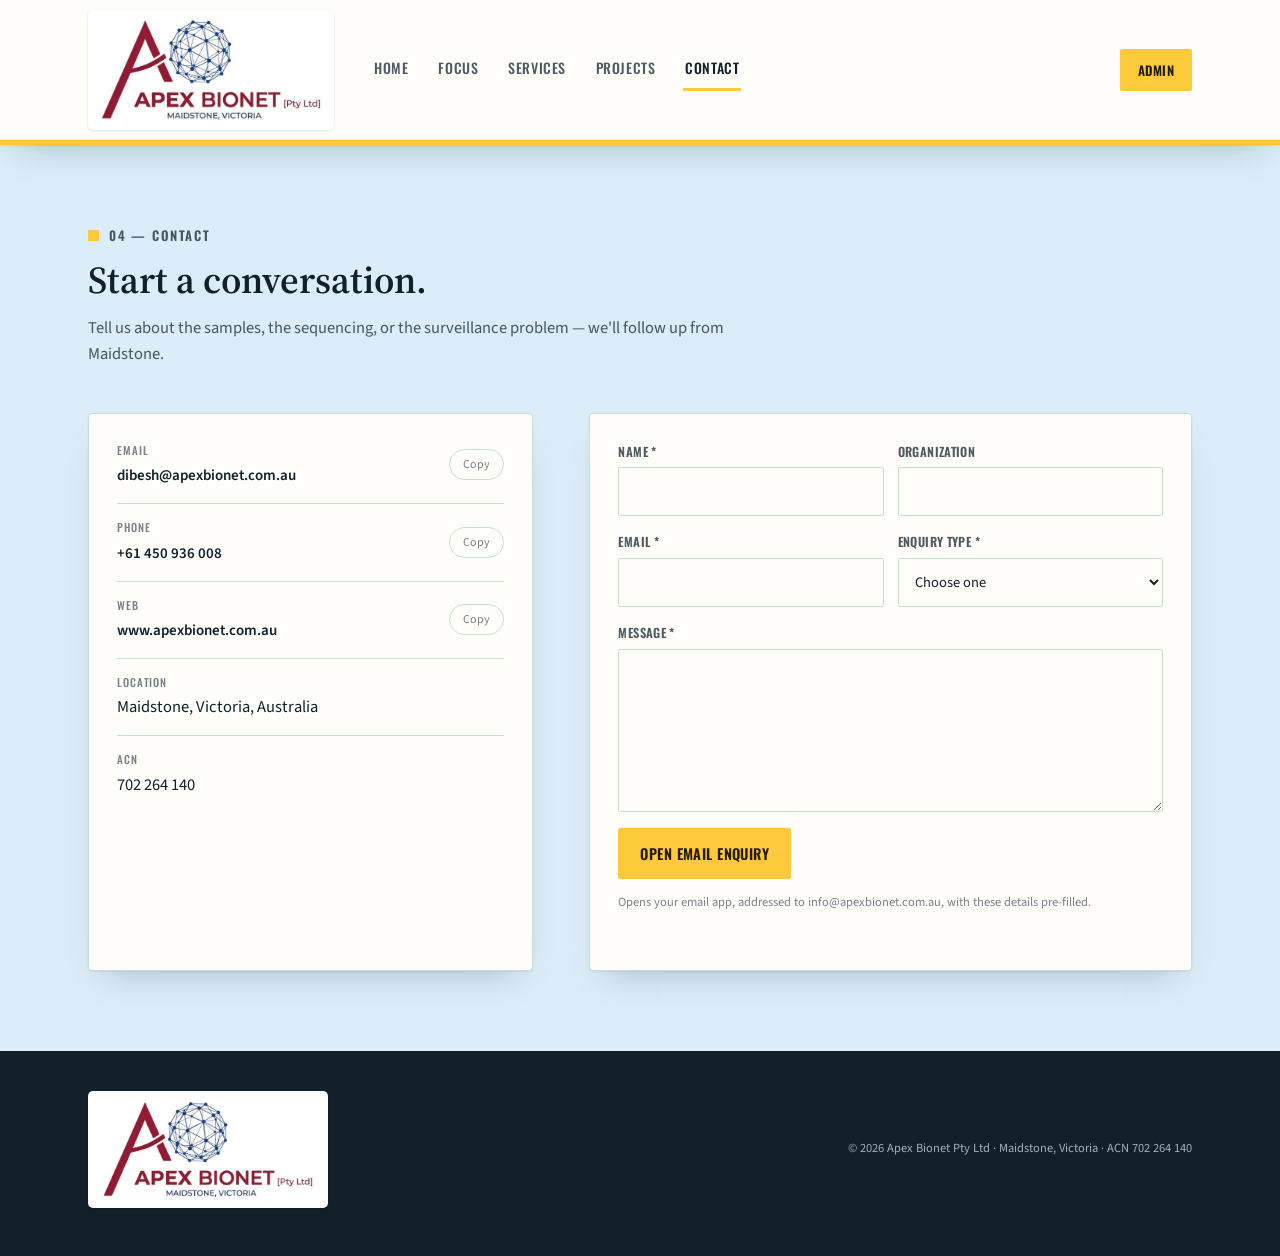
<file: contact.html>
<!doctype html><html lang="en" data-page="contact"><head><meta charset="utf-8"><meta name="viewport" content="width=device-width, initial-scale=1"><meta name="description" content="Apex Bionet — research for the One Health era."><title>Contact · Apex Bionet</title><link rel="preconnect" href="https://fonts.googleapis.com"><link rel="preconnect" href="https://fonts.gstatic.com" crossorigin><link href="https://fonts.googleapis.com/css2?family=Oswald:wght@400;500;600;700&family=Source+Serif+4:ital,opsz,wght@0,8..60,400;0,8..60,600;0,8..60,700;1,0..60,500&family=Source+Sans+3:wght@400;500;600;700&family=IBM+Plex+Mono:wght@400;500&display=swap" rel="stylesheet"><link rel="stylesheet" href="assets/css/site.css"></head><body><div class="page"><header class="nav" id="top"><div class="nav__inner"><a class="nav__brand" href="index.html" aria-label="Apex Bionet — home"><span class="brandmark"><img class="nav__logo" src="assets/images/logo.jpg" alt="Apex Bionet"></span></a><nav class="nav__links" id="navLinks" aria-label="Primary navigation"><a href="index.html" data-page="home">Home</a><a href="focus.html" data-page="focus">Focus</a><a href="services.html" data-page="services">Services</a><a href="projects.html" data-page="projects">Projects</a><a href="contact.html" data-page="contact">Contact</a></nav><button class="btn btn--primary btn--sm admin-open" type="button">Admin</button><button class="nav__toggle" id="navToggle" aria-label="Toggle menu" aria-expanded="false"><span></span></button></div></header><main id="main-content"><section class="section sec-a"><div class="wrap"><div class="section__head"><span class="eyebrow"><span class="sq"></span>04 — Contact</span><h2 data-bind="contact.heading"></h2><p data-bind="contact.lede"></p></div><div class="contact-grid"><div class="contact-card"><div class="contact-row"><div><small>Email</small><a data-bind="site.email" data-href="emailHref"></a></div><button class="copy-btn" data-copy-bind="site.email">Copy</button></div><div class="contact-row"><div><small>Phone</small><a data-bind="site.phone" data-href="phoneHref"></a></div><button class="copy-btn" data-copy-bind="site.phone">Copy</button></div><div class="contact-row"><div><small>Web</small><a data-bind="site.web" data-href="webHref"></a></div><button class="copy-btn" data-copy-bind="site.web">Copy</button></div><div class="contact-row"><div><small>Location</small><span data-bind="site.location"></span></div></div><div class="contact-row"><div><small>ACN</small><span data-bind="site.acn"></span></div></div></div><form class="contact-card" id="enquiryForm"><div class="field-row"><div class="field"><label for="f-name">Name *</label><input id="f-name" name="name" required></div><div class="field"><label for="f-org">Organization</label><input id="f-org" name="org"></div></div><div class="field-row"><div class="field"><label for="f-email">Email *</label><input id="f-email" name="email" type="email" required></div><div class="field"><label for="f-topic">Enquiry type *</label><select id="f-topic" name="topic" required><option value="">Choose one</option><option>Assay development</option><option>Bioinformatics</option><option>Analytical chemistry</option><option>Multi-site coordination</option><option>General enquiry</option></select></div></div><div class="field"><label for="f-msg">Message *</label><textarea id="f-msg" name="message" rows="6" required></textarea></div><button class="btn btn--primary" type="submit">Open email enquiry</button><p class="form-note">Opens your email app, addressed to info@apexbionet.com.au, with these details pre-filled.</p><div class="form-status" id="formStatus" aria-live="polite"></div></form></div></div></section></main><footer class="footer"><div class="wrap footer__inner"><a class="nav__brand" href="index.html" aria-label="Apex Bionet — home"><span class="brandmark"><img class="nav__logo" src="assets/images/logo.jpg" alt="Apex Bionet"></span></a><small>© 2026 Apex Bionet Pty Ltd · Maidstone, Victoria · ACN <span data-bind="site.acn"></span></small></div></footer></div><div id="admin-root"></div><script src="assets/js/site.js" defer></script></body></html>
</file>
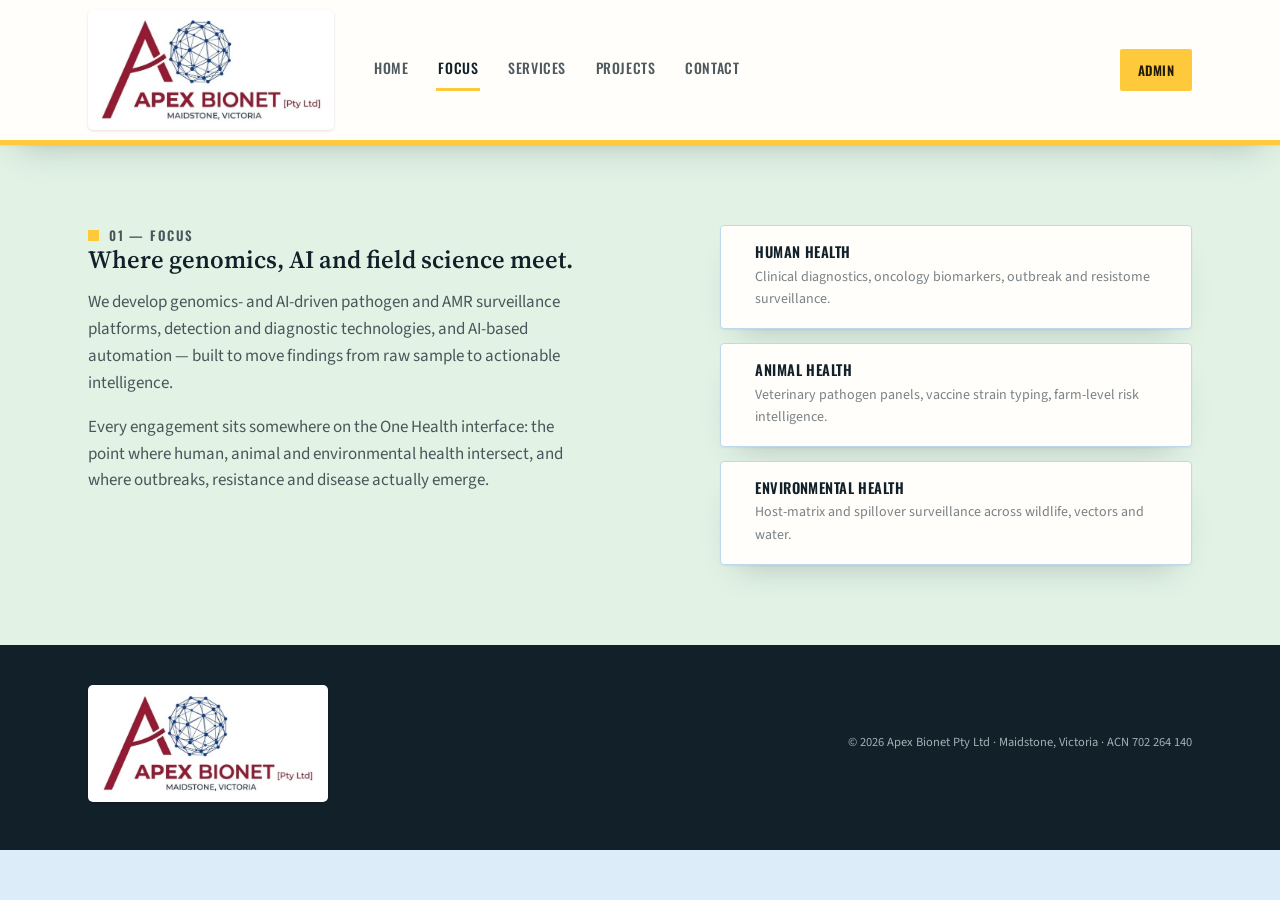
<file: focus.html>
<!doctype html><html lang="en" data-page="focus"><head><meta charset="utf-8"><meta name="viewport" content="width=device-width, initial-scale=1"><meta name="description" content="Apex Bionet — research for the One Health era."><title>Focus · Apex Bionet</title><link rel="preconnect" href="https://fonts.googleapis.com"><link rel="preconnect" href="https://fonts.gstatic.com" crossorigin><link href="https://fonts.googleapis.com/css2?family=Oswald:wght@400;500;600;700&family=Source+Serif+4:ital,opsz,wght@0,8..60,400;0,8..60,600;0,8..60,700;1,0..60,500&family=Source+Sans+3:wght@400;500;600;700&family=IBM+Plex+Mono:wght@400;500&display=swap" rel="stylesheet"><link rel="stylesheet" href="assets/css/site.css"></head><body><div class="page"><header class="nav" id="top"><div class="nav__inner"><a class="nav__brand" href="index.html" aria-label="Apex Bionet — home"><span class="brandmark"><img class="nav__logo" src="assets/images/logo.jpg" alt="Apex Bionet"></span></a><nav class="nav__links" id="navLinks" aria-label="Primary navigation"><a href="index.html" data-page="home">Home</a><a href="focus.html" data-page="focus">Focus</a><a href="services.html" data-page="services">Services</a><a href="projects.html" data-page="projects">Projects</a><a href="contact.html" data-page="contact">Contact</a></nav><button class="btn btn--primary btn--sm admin-open" type="button">Admin</button><button class="nav__toggle" id="navToggle" aria-label="Toggle menu" aria-expanded="false"><span></span></button></div></header><main id="main-content"><section class="section sec-b"><div class="wrap"><div class="focus-grid"><div><span class="eyebrow"><span class="sq"></span>01 — Focus</span><h2 data-bind="focus.heading"></h2><p data-bind="focus.paragraphs.0"></p><p data-bind="focus.paragraphs.1"></p></div><div class="trio" data-repeat="focus.pillars"><div class="trio-card"><span class="trio-card__dot" data-class="pillar__dot--{class}"></span><div><h3 data-bind="title"></h3><p data-bind="description"></p></div></div></div></div></div></section></main><footer class="footer"><div class="wrap footer__inner"><a class="nav__brand" href="index.html" aria-label="Apex Bionet — home"><span class="brandmark"><img class="nav__logo" src="assets/images/logo.jpg" alt="Apex Bionet"></span></a><small>© 2026 Apex Bionet Pty Ltd · Maidstone, Victoria · ACN <span data-bind="site.acn"></span></small></div></footer></div><div id="admin-root"></div><script src="assets/js/site.js" defer></script></body></html>
</file>
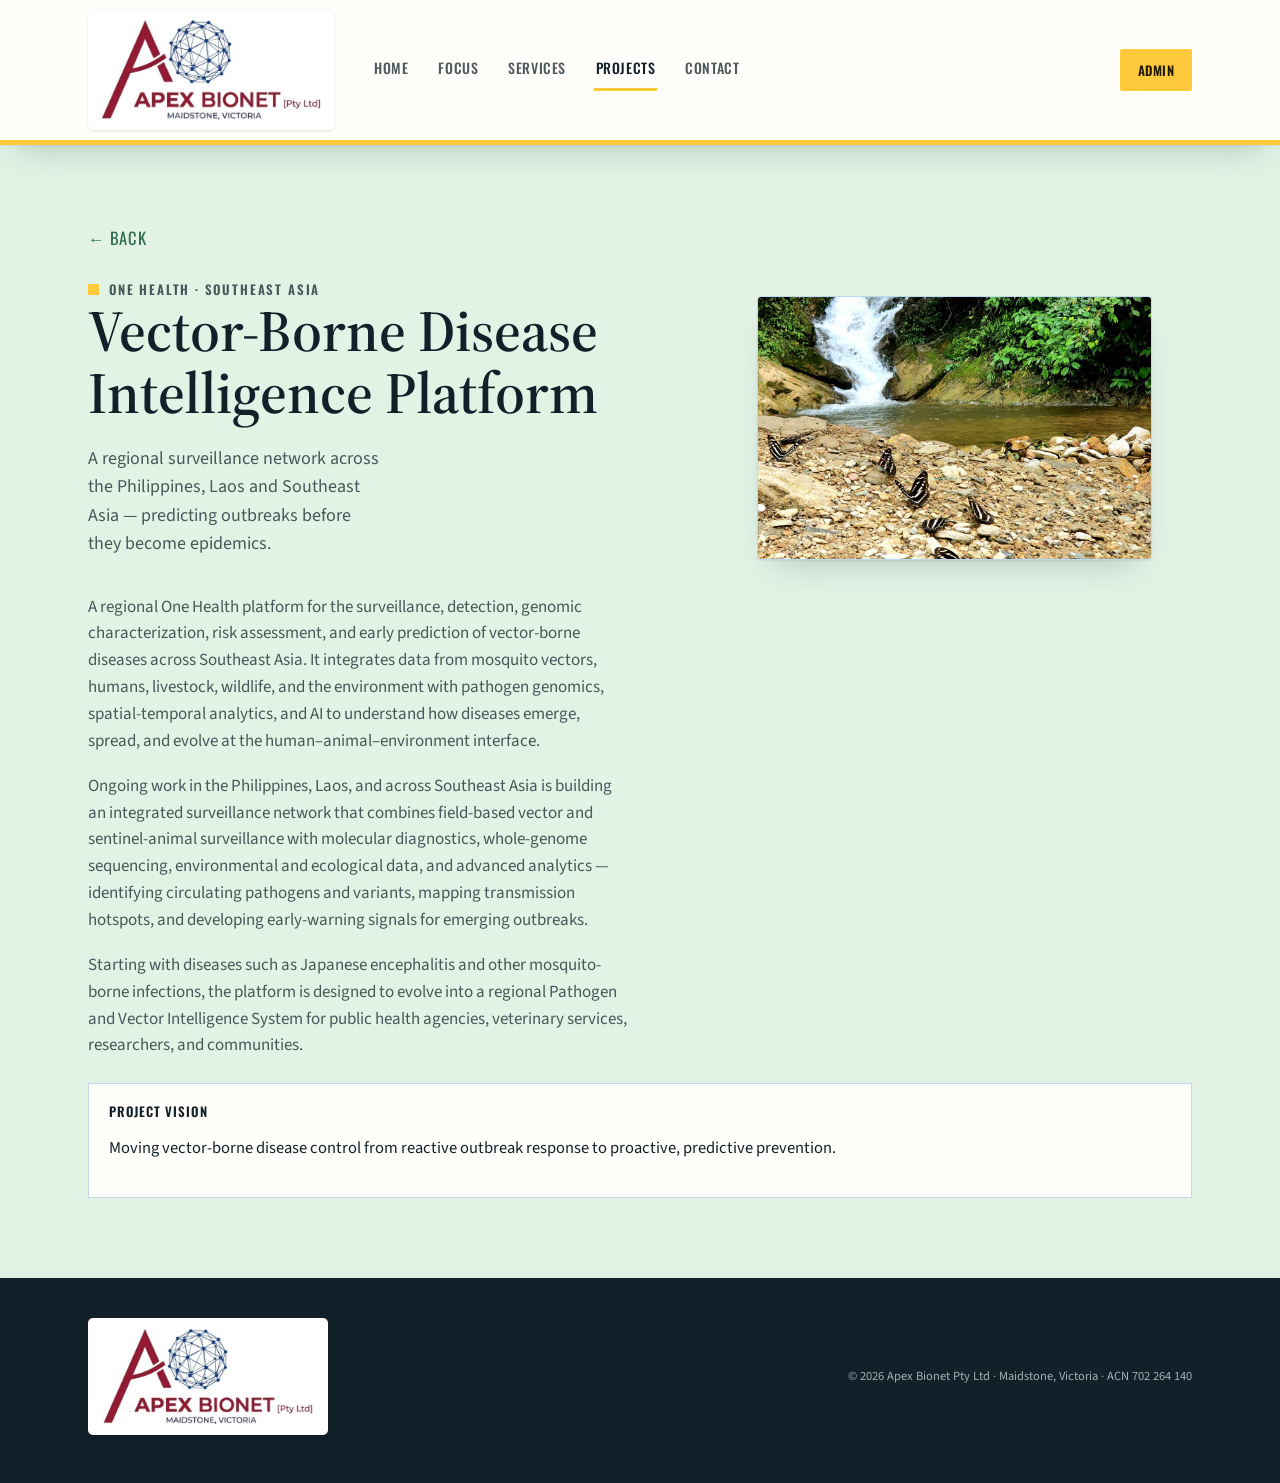
<file: project-vector-borne-disease-intelligence.html>
<!doctype html><html lang="en" data-page="projects"><head><meta charset="utf-8"><meta name="viewport" content="width=device-width, initial-scale=1"><meta name="description" content="Apex Bionet — research for the One Health era."><title>Vector-Borne Disease Intelligence Platform · Apex Bionet</title><link rel="preconnect" href="https://fonts.googleapis.com"><link rel="preconnect" href="https://fonts.gstatic.com" crossorigin><link href="https://fonts.googleapis.com/css2?family=Oswald:wght@400;500;600;700&family=Source+Serif+4:ital,opsz,wght@0,8..60,400;0,8..60,600;0,8..60,700;1,0..60,500&family=Source+Sans+3:wght@400;500;600;700&family=IBM+Plex+Mono:wght@400;500&display=swap" rel="stylesheet"><link rel="stylesheet" href="assets/css/site.css"></head><body><div class="page"><header class="nav" id="top"><div class="nav__inner"><a class="nav__brand" href="index.html" aria-label="Apex Bionet — home"><span class="brandmark"><img class="nav__logo" src="assets/images/logo.jpg" alt="Apex Bionet"></span></a><nav class="nav__links" id="navLinks" aria-label="Primary navigation"><a href="index.html" data-page="home">Home</a><a href="focus.html" data-page="focus">Focus</a><a href="services.html" data-page="services">Services</a><a href="projects.html" data-page="projects">Projects</a><a href="contact.html" data-page="contact">Contact</a></nav><button class="btn btn--primary btn--sm admin-open" type="button">Admin</button><button class="nav__toggle" id="navToggle" aria-label="Toggle menu" aria-expanded="false"><span></span></button></div></header><main id="main-content"><section class="section sec-b detail-page"><div class="wrap"><a class="back-link" data-back-link href="services.html">← Back</a><div id="detail-content"></div></div></section></main><footer class="footer"><div class="wrap footer__inner"><a class="nav__brand" href="index.html" aria-label="Apex Bionet — home"><span class="brandmark"><img class="nav__logo" src="assets/images/logo.jpg" alt="Apex Bionet"></span></a><small>© 2026 Apex Bionet Pty Ltd · Maidstone, Victoria · ACN <span data-bind="site.acn"></span></small></div></footer></div><div id="admin-root"></div><script src="assets/js/site.js" defer></script></body></html>
</file>
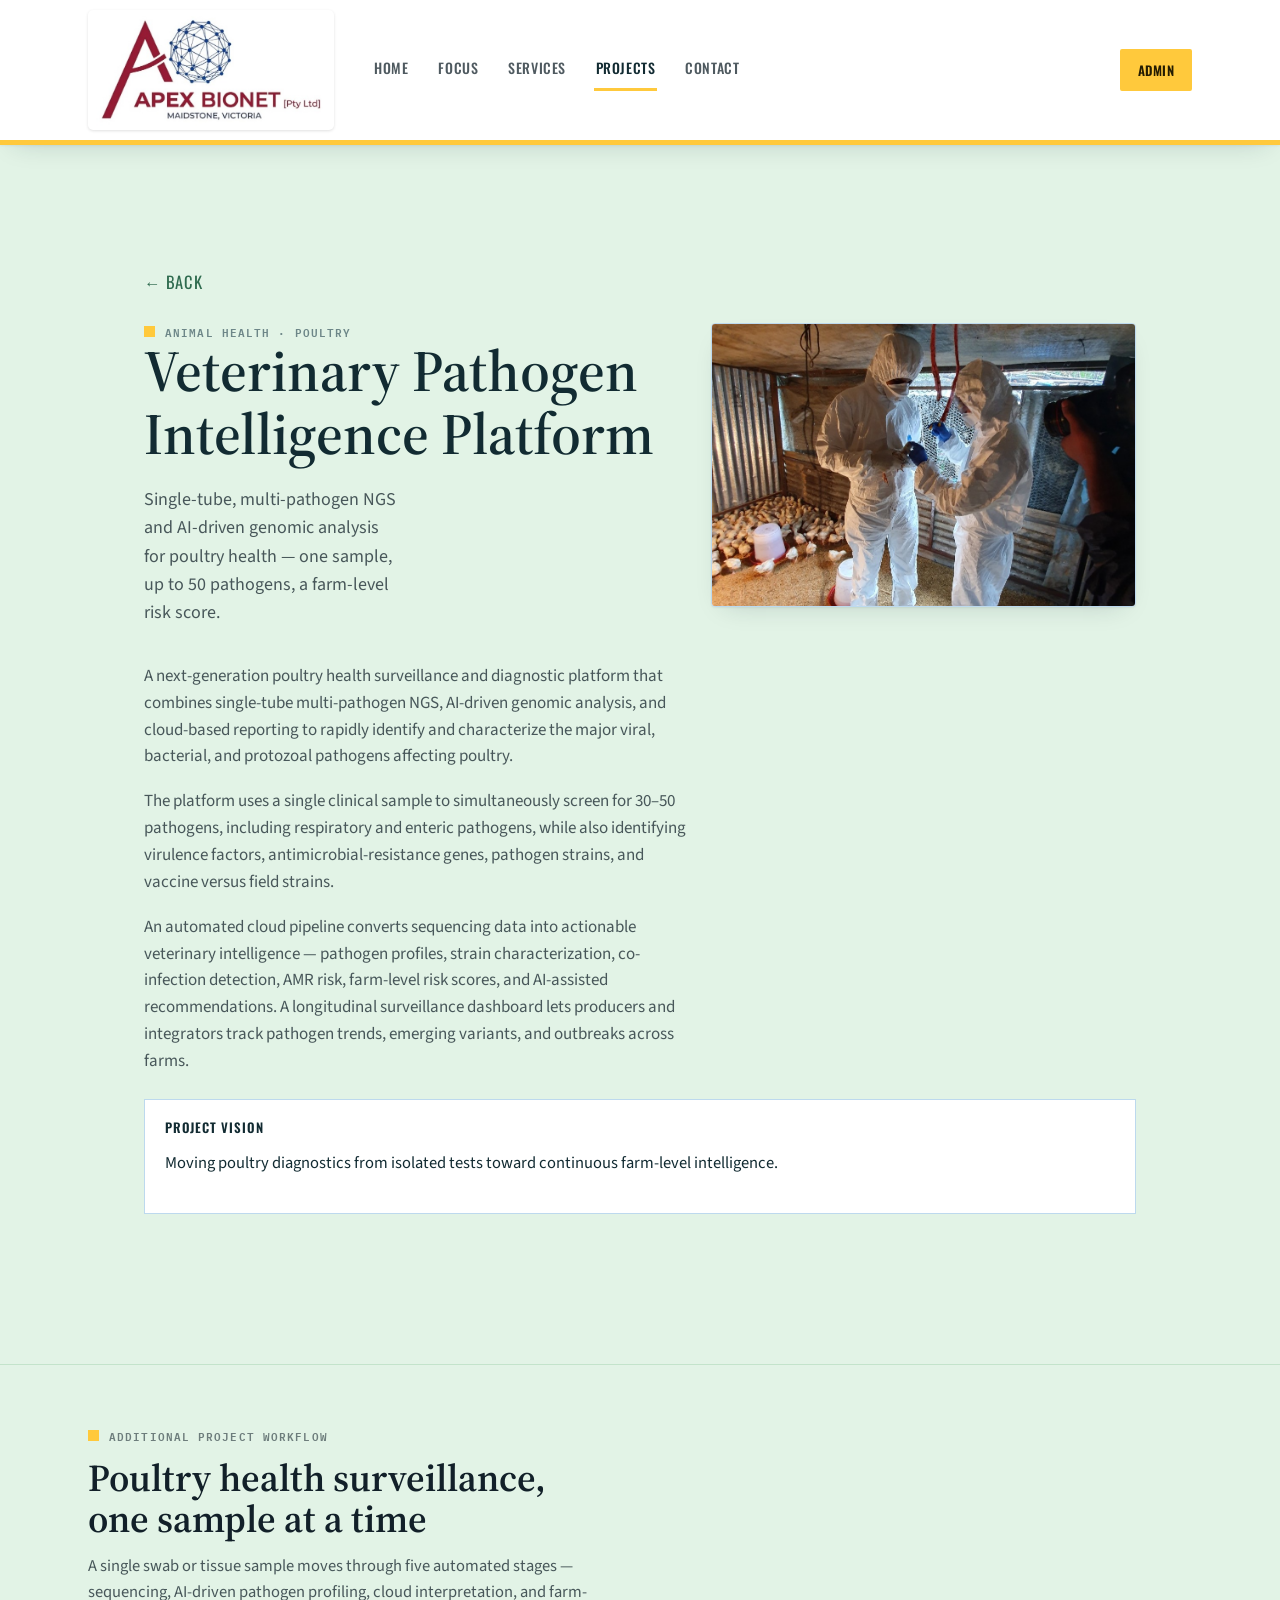
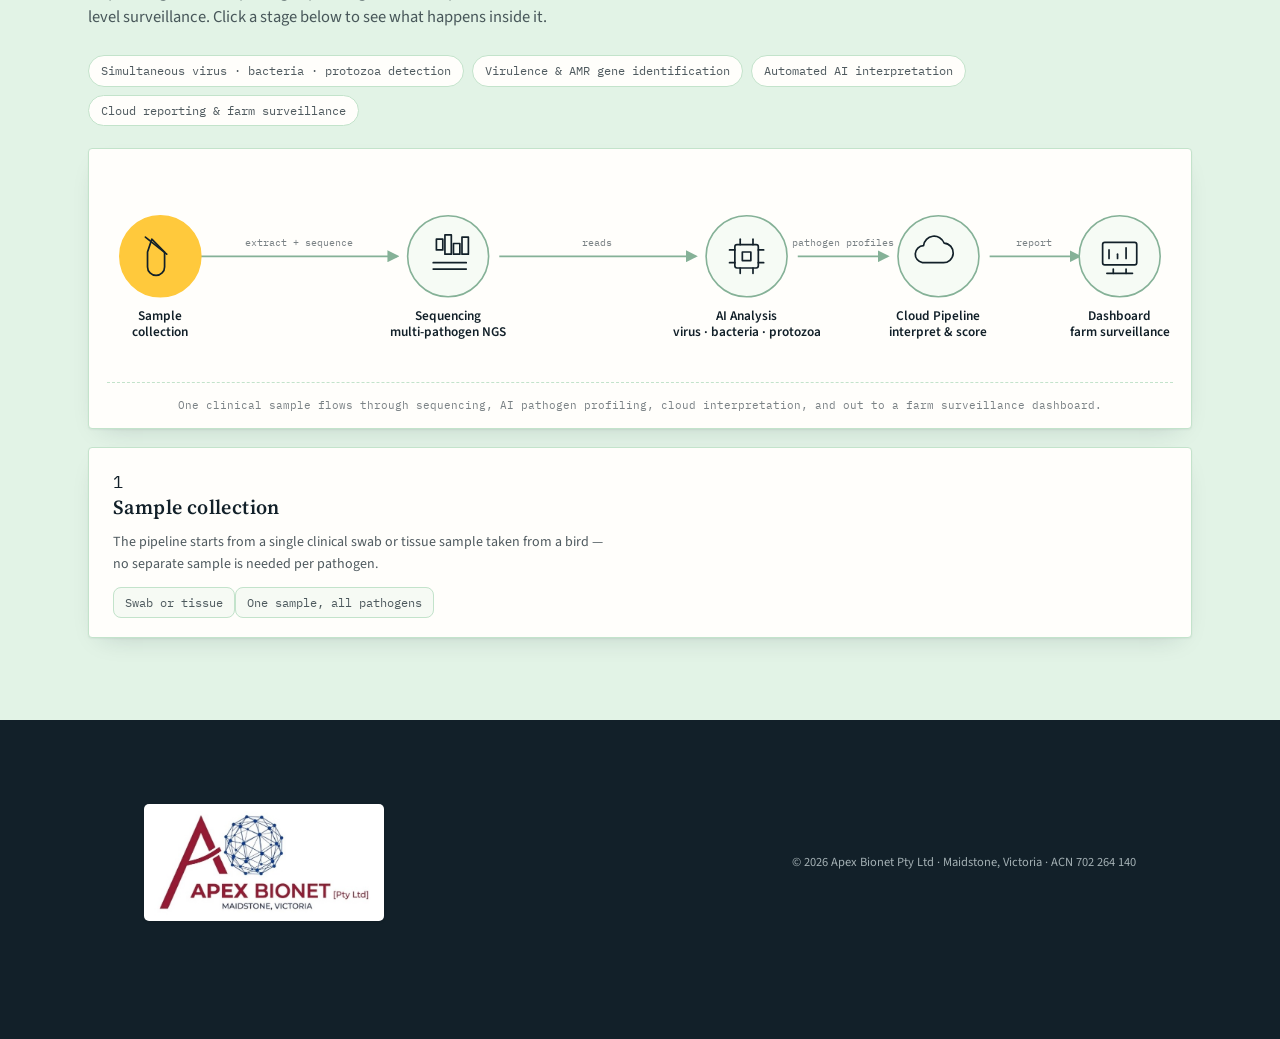
<file: project-veterinary-pathogen-intelligence.html>
<!doctype html><html lang="en" data-page="projects"><head><meta charset="utf-8"><meta name="viewport" content="width=device-width, initial-scale=1"><meta name="description" content="Apex Bionet — research for the One Health era."><title>Veterinary Pathogen Intelligence Platform · Apex Bionet</title><link rel="preconnect" href="https://fonts.googleapis.com"><link rel="preconnect" href="https://fonts.gstatic.com" crossorigin><link href="https://fonts.googleapis.com/css2?family=Oswald:wght@400;500;600;700&family=Source+Serif+4:ital,opsz,wght@0,8..60,400;0,8..60,600;0,8..60,700;1,0..60,500&family=Source+Sans+3:wght@400;500;600;700&family=IBM+Plex+Mono:wght@400;500&display=swap" rel="stylesheet"><link rel="stylesheet" href="assets/css/site.css"><style>
.poultry-pipeline{
  --bg:#eef4f2; --surface:#ffffff; --surface-2:#e3edea; --ink:#122b32; --ink-soft:#3f5c5f;
  --muted:#6d8688; --border:#c9dbd5; --border-strong:#a9c4bc; --gold:#c99a33; --gold-ink:#8a641a;
  --shadow:0 1px 2px rgba(18,43,50,.06),0 10px 26px -14px rgba(18,43,50,.22);
  margin-top:56px; padding:52px 0 12px; border-top:1px solid var(--bg-a-line, #c3e3cb);
}
:root[data-theme="dark"] .poultry-pipeline{--bg:#0d2119;--surface:#101a1f;--surface-2:#153330;--ink:#eef4f3;--ink-soft:rgba(238,244,243,.76);--muted:rgba(238,244,243,.56);--border:#1a3729;--border-strong:#356158;--gold:#ffd75e;--gold-ink:#241c02;}
.poultry-pipeline .pipeline-intro{margin-bottom:22px;}
.poultry-pipeline .pipeline-intro h2{font-size:clamp(28px,3.5vw,40px);margin:8px 0 0;}
.poultry-pipeline .pipeline-intro p{max-width:70ch;color:var(--ink-soft);font-size:16px;margin:12px 0 0;}
.poultry-pipeline .pipeline-wrap{padding:0;max-width:none;}


  @import url('https://fonts.googleapis.com/css2?family=Oswald:wght@500;600;700&family=Source+Serif+4:opsz,wght@8..60,500;8..60,600&family=Source+Sans+3:wght@400;500;600&family=IBM+Plex+Mono:wght@400;500;600&display=swap');

  :root{
    --bg:#eef4f2;
    --surface:#ffffff;
    --surface-2:#e3edea;
    --ink:#122b32;
    --ink-soft:#3f5c5f;
    --muted:#6d8688;
    --border:#c9dbd5;
    --border-strong:#a9c4bc;
    --gold:#c99a33;
    --gold-ink:#8a641a;
    --virus:#3f8a5c;
    --bacterium:#2f6f93;
    --protozoan:#c9822f;
    --shadow:0 1px 2px rgba(18,43,50,.06), 0 10px 26px -14px rgba(18,43,50,.22);
    color-scheme:light;
  }
  @media (prefers-color-scheme:dark){
    :root:not([data-theme="light"]){
      --bg:#0b1f1f; --surface:#102826; --surface-2:#153330; --ink:#e8f3ee; --ink-soft:#b7cfc8;
      --muted:#87a49c; --border:#254743; --border-strong:#356158; --gold:#e0b558; --gold-ink:#eec37c;
      --virus:#7ecb99; --bacterium:#79c0e0; --protozoan:#e0ab6a;
      --shadow:0 1px 2px rgba(0,0,0,.35), 0 12px 28px -14px rgba(0,0,0,.6);
      color-scheme:dark;
    }
  }
  :root[data-theme="dark"]{
    --bg:#0b1f1f; --surface:#102826; --surface-2:#153330; --ink:#e8f3ee; --ink-soft:#b7cfc8;
    --muted:#87a49c; --border:#254743; --border-strong:#356158; --gold:#e0b558; --gold-ink:#eec37c;
    --virus:#7ecb99; --bacterium:#79c0e0; --protozoan:#e0ab6a;
    --shadow:0 1px 2px rgba(0,0,0,.35), 0 12px 28px -14px rgba(0,0,0,.6);
    color-scheme:dark;
  }

  *{box-sizing:border-box;}
  .poultry-pipeline{background:var(--bg); color:var(--ink); font-family:'Source Sans 3',ui-sans-serif,sans-serif; line-height:1.55;}
  .wrap{max-width:1040px; margin:0 auto; padding:44px 24px 70px;}
  .poultry-pipeline h1,.poultry-pipeline h2{font-family:'Oswald',sans-serif; text-transform:uppercase; letter-spacing:.02em; margin:0;}
  .eyebrow{font-family:'IBM Plex Mono',monospace; text-transform:uppercase; letter-spacing:.1em; font-size:11px; color:var(--muted);}
  .mono{font-family:'IBM Plex Mono',monospace;}
  .poultry-pipeline button{font-family:inherit;}
  .poultry-pipeline :focus-visible{outline:2.5px solid var(--gold); outline-offset:2px;}

  .poultry-pipeline header{display:flex; justify-content:space-between; align-items:flex-start; gap:20px; margin-bottom:8px; flex-wrap:wrap;}
  h1{font-size:clamp(22px,3.4vw,32px); color:var(--ink);}
  .lede{font-size:15px; color:var(--ink-soft); max-width:62ch; margin:10px 0 18px;}
  .theme-btn{
    width:34px; height:34px; border-radius:8px; border:1px solid var(--border-strong); background:var(--surface);
    color:var(--ink-soft); cursor:pointer; display:flex; align-items:center; justify-content:center; flex:0 0 auto;
  }
  .theme-btn:hover{border-color:var(--gold);}

  .poultry-pipeline .highlights{display:flex; gap:8px; flex-wrap:wrap; margin-bottom:34px;}
  .poultry-pipeline .hl{
    font-family:'IBM Plex Mono',monospace; font-size:11.5px; color:var(--ink-soft); background:var(--surface);
    border:1px solid var(--border); border-radius:20px; padding:6px 12px;
  }

  figure{margin:0;}
  .poultry-pipeline .diagram-card{background:var(--surface); border:1px solid var(--border); border-radius:14px; box-shadow:var(--shadow); padding:22px 18px 10px;}
  .poultry-pipeline .diagram-scroll{overflow-x:auto; -webkit-overflow-scrolling:touch;}
  svg.pipeline{width:100%; height:auto; display:block; overflow:visible;}
  @media (max-width:700px){
    .poultry-pipeline svg.pipeline{width:680px; min-width:680px;}
  }
  .poultry-pipeline .node-hit{cursor:pointer;}
  .poultry-pipeline .node-circle{fill:var(--surface-2); stroke:var(--border-strong); stroke-width:1.5; transition:fill .15s ease, stroke .15s ease;}
  .poultry-pipeline .node-hit:hover .poultry-pipeline .node-circle{stroke:var(--gold);}
  .poultry-pipeline .node-hit[data-active="true"] .poultry-pipeline .node-circle{fill:var(--gold); stroke:var(--gold);}
  .poultry-pipeline .node-hit[data-active="true"] .poultry-pipeline .node-icon{stroke:#1c1305;}
  .poultry-pipeline .node-icon{stroke:var(--ink); fill:none; stroke-width:1.6; stroke-linecap:round; stroke-linejoin:round;}
  .poultry-pipeline .node-label{font-family:'Source Sans 3',sans-serif; font-weight:600; font-size:12.5px; fill:var(--ink); text-anchor:middle;}
  .poultry-pipeline .node-num{font-family:'IBM Plex Mono',monospace; font-size:10px; fill:var(--muted); text-anchor:middle;}
  .poultry-pipeline .flow-line{stroke:var(--border-strong); stroke-width:1.6; fill:none;}
  .poultry-pipeline .flow-label{font-family:'IBM Plex Mono',monospace; font-size:9.5px; fill:var(--muted); text-anchor:middle;}
  figcaption{
    font-family:'IBM Plex Mono',monospace; font-size:11px; color:var(--muted); text-align:center;
    padding:14px 10px 4px; border-top:1px dashed var(--border); margin-top:8px;
  }

  .poultry-pipeline .detail{
    margin-top:22px; background:var(--surface); border:1px solid var(--border); border-radius:14px; box-shadow:var(--shadow);
    padding:22px 24px; display:flex; flex-direction:column; gap:14px;
  }
  .poultry-pipeline .poultry-pipeline .detail-head{display:flex; align-items:center; gap:12px;}
  .poultry-pipeline .poultry-pipeline .detail-num{
    font-family:'IBM Plex Mono',monospace; font-size:12px; color:#1c1305; background:var(--gold);
    width:26px; height:26px; border-radius:50%; display:flex; align-items:center; justify-content:center; flex:0 0 auto;
  }
  .poultry-pipeline .detail h2{font-family:'Source Serif 4',serif; text-transform:none; font-size:20px; font-weight:600;}
  .poultry-pipeline .detail p.desc{margin:0; color:var(--ink-soft); font-size:14px; max-width:70ch;}

  .poultry-pipeline .cat-grid{display:grid; grid-template-columns:repeat(3,1fr); gap:12px; margin-top:2px;}
  @media (max-width:680px){ .poultry-pipeline .cat-grid{grid-template-columns:1fr;} }
  .poultry-pipeline .cat-card{border:1px solid var(--border); border-radius:10px; padding:13px 14px; border-top:3px solid var(--cat-color);}
  .poultry-pipeline .cat-card h3{font-family:'Source Sans 3',sans-serif; text-transform:none; font-size:14px; font-weight:600; margin:0 0 8px; color:var(--cat-color); display:flex; align-items:center; gap:7px;}
  .poultry-pipeline .cat-card h3 i{width:8px; height:8px; border-radius:50%; background:var(--cat-color); display:block;}
  .poultry-pipeline .cat-card ul{list-style:none; margin:0; padding:0; display:flex; flex-direction:column; gap:6px;}
  .poultry-pipeline .cat-card li{font-size:12.5px; color:var(--ink-soft); padding-left:12px; position:relative;}
  .poultry-pipeline .cat-card li::before{content:"—"; position:absolute; left:0; color:var(--muted);}

  .poultry-pipeline .poultry-pipeline .tag-row{display:flex; gap:8px; flex-wrap:wrap;}
  .poultry-pipeline .tag{
    font-family:'IBM Plex Mono',monospace; font-size:11.5px; color:var(--ink-soft); background:var(--surface-2);
    border:1px solid var(--border); border-radius:8px; padding:7px 11px;
  }

  .poultry-pipeline footer{margin-top:36px; font-family:'IBM Plex Mono',monospace; font-size:11px; color:var(--muted); text-align:center;}
</style><style>
/* Integrated pipeline visual treatment: inherit the host project page rather than using a separate page background. */
.poultry-pipeline{
  --bg:var(--bg-b);
  --surface:#fffefb;
  --surface-2:color-mix(in srgb,var(--surface) 72%,var(--bg-b) 28%);
  --ink:#122029;
  --ink-soft:rgba(18,32,41,.74);
  --muted:rgba(18,32,41,.56);
  --border:var(--bg-b-line);
  --border-strong:color-mix(in srgb,var(--forest) 42%,var(--bg-b-line) 58%);
  --gold:var(--yellow);
  --gold-ink:#241c02;
  background:var(--bg-b);
  border-top:1px solid var(--bg-b-line);
  margin-top:0;
  padding:62px 0 82px;
}
.poultry-pipeline .pipeline-intro,
.poultry-pipeline .pipeline-wrap{max-width:1160px;margin-left:auto;margin-right:auto;padding-left:28px;padding-right:28px;}
.poultry-pipeline .pipeline-intro{margin-bottom:24px;}
.poultry-pipeline .pipeline-intro h2{font-family:'Source Serif 4',serif;text-transform:none;letter-spacing:0;font-size:clamp(28px,3.4vw,38px);margin-top:14px;}
.poultry-pipeline .pipeline-intro p{color:var(--ink-70);font-size:16.5px;max-width:66ch;margin-top:14px;}
.poultry-pipeline .highlights{margin-bottom:22px;}
.poultry-pipeline .hl{background:var(--surface);border-color:var(--bg-b-line);color:var(--ink-70);}
.poultry-pipeline .diagram-card,.poultry-pipeline .detail{border-color:var(--bg-b-line);border-radius:var(--radius);box-shadow:var(--shadow);}
.poultry-pipeline .diagram-card{padding:22px 18px 10px;}
.poultry-pipeline .detail{margin-top:18px;}
.poultry-pipeline .node-circle{fill:color-mix(in srgb,var(--surface) 70%,var(--bg-b) 30%);stroke:var(--border-strong);}
.poultry-pipeline .node-hit:hover .node-circle{stroke:var(--yellow);}
.poultry-pipeline .node-hit[data-active="true"] .node-circle{fill:var(--yellow);stroke:var(--yellow);}
.poultry-pipeline .flow-line{stroke:var(--border-strong);}
.poultry-pipeline .tag{background:color-mix(in srgb,var(--surface) 68%,var(--bg-b) 32%);border-color:var(--bg-b-line);}
@media(max-width:640px){
  .poultry-pipeline{padding:48px 0 62px;}
  .poultry-pipeline .pipeline-intro,.poultry-pipeline .pipeline-wrap{padding-left:20px;padding-right:20px;}
}
</style><style>
.poultry-pipeline .pipeline-intro h2{display:block;color:var(--ink);line-height:1.08;}
.poultry-pipeline .pipeline-lede{display:block !important;color:var(--ink-70) !important;visibility:visible !important;opacity:1 !important;}
.poultry-pipeline .highlights{display:flex !important;visibility:visible !important;opacity:1 !important;gap:8px;flex-wrap:wrap;}
.poultry-pipeline .highlights .hl{display:inline-flex !important;visibility:visible !important;opacity:1 !important;color:var(--ink-70) !important;background:var(--surface) !important;border:1px solid var(--bg-b-line) !important;}
</style><style>
/* Ensure the workflow copy remains readable when the Apex Bionet site is in dark mode. */
@media (prefers-color-scheme: dark){
  .poultry-pipeline{
    --bg:#0d2119;
    --surface:#102826;
    --surface-2:#153330;
    --ink:#e8f3ee;
    --ink-soft:rgba(232,243,238,.82);
    --muted:rgba(232,243,238,.62);
    --border:#254743;
    --border-strong:#356158;
  }
  .poultry-pipeline .pipeline-intro h2,
  .poultry-pipeline .pipeline-lede{color:#e8f3ee !important;}
  .poultry-pipeline .highlights .hl{
    color:#e8f3ee !important;
    background:#102826 !important;
    border-color:#356158 !important;
  }
}
:root[data-theme="dark"] .poultry-pipeline{
  --bg:#0d2119;
  --surface:#102826;
  --surface-2:#153330;
  --ink:#e8f3ee;
  --ink-soft:rgba(232,243,238,.82);
  --muted:rgba(232,243,238,.62);
  --border:#254743;
  --border-strong:#356158;
}
:root[data-theme="dark"] .poultry-pipeline .pipeline-intro h2,
:root[data-theme="dark"] .poultry-pipeline .pipeline-lede{color:#e8f3ee !important;}
:root[data-theme="dark"] .poultry-pipeline .highlights .hl{
  color:#e8f3ee !important;
  background:#102826 !important;
  border-color:#356158 !important;
}
</style></head><body><div class="page"><header class="nav" id="top"><div class="nav__inner"><a class="nav__brand" href="index.html" aria-label="Apex Bionet — home"><span class="brandmark"><img class="nav__logo" src="assets/images/logo.jpg" alt="Apex Bionet"></span></a><nav class="nav__links" id="navLinks" aria-label="Primary navigation"><a href="index.html" data-page="home">Home</a><a href="focus.html" data-page="focus">Focus</a><a href="services.html" data-page="services">Services</a><a href="projects.html" data-page="projects">Projects</a><a href="contact.html" data-page="contact">Contact</a></nav><button class="btn btn--primary btn--sm admin-open" type="button">Admin</button><button class="nav__toggle" id="navToggle" aria-label="Toggle menu" aria-expanded="false"><span></span></button></div></header><main id="main-content"><section class="section sec-b detail-page"><div class="wrap"><a class="back-link" data-back-link href="services.html">← Back</a><div id="detail-content"></div></div></section><section class="poultry-pipeline" aria-labelledby="poultry-pipeline-title">
  <div class="pipeline-intro">
    <span class="eyebrow"><span class="sq"></span>Additional project workflow</span>
    <h2 id="poultry-pipeline-title">Poultry health surveillance,<br>one sample at a time</h2>
    <p class="pipeline-lede">A single swab or tissue sample moves through five automated stages — sequencing, AI-driven pathogen profiling, cloud interpretation, and farm-level surveillance. Click a stage below to see what happens inside it.</p>
  </div>
  <div class="pipeline-wrap">
    <div class="highlights">
    <span class="hl">Simultaneous virus · bacteria · protozoa detection</span>
    <span class="hl">Virulence &amp; AMR gene identification</span>
    <span class="hl">Automated AI interpretation</span>
    <span class="hl">Cloud reporting &amp; farm surveillance</span>
  </div>

  <div class="diagram-card">
    <figure>
      <div class="diagram-scroll">
      <svg class="pipeline" viewBox="0 0 1000 190" role="img" aria-label="Pipeline: a clinical sample is sequenced, analyzed by AI for virus, bacterium and protozoan pathogens, aggregated in a cloud pipeline, then reported on a surveillance dashboard.">
        <defs>
          <marker id="arrow" viewBox="0 0 10 10" refX="8" refY="5" markerWidth="7" markerHeight="7" orient="auto-start-reverse">
            <path d="M0,0 L10,5 L0,10 z" fill="var(--border-strong)"></path>
          </marker>
        </defs>

        <!-- connecting flow -->
        <line class="flow-line" x1="88" y1="80" x2="272" y2="80" marker-end="url(#arrow)"></line>
        <text class="flow-label" x="180" y="70">extract + sequence</text>

        <line class="flow-line" x1="368" y1="80" x2="552" y2="80" marker-end="url(#arrow)"></line>
        <text class="flow-label" x="460" y="70">reads</text>

        <line class="flow-line" x1="648" y1="80" x2="732" y2="80" marker-end="url(#arrow)"></line>
        <text class="flow-label" x="690" y="70">pathogen profiles</text>

        <line class="flow-line" x1="828" y1="80" x2="912" y2="80" marker-end="url(#arrow)"></line>
        <text class="flow-label" x="870" y="70">report</text>

        <!-- Node 1: Sample -->
        <g class="node-hit" data-stage="0" data-active="true" tabindex="0" role="button" aria-label="Stage 1: Sample collection">
          <circle class="node-circle" cx="50" cy="80" r="38"></circle>
          <g class="node-icon" transform="translate(50,80)">
            <path d="M-8,-16 L4,-4 L4,10 a8,8 0 0 1 -16,0 L-12,-4 Z"></path>
            <line x1="-14" y1="-18" x2="6" y2="-2"></line>
          </g>
          <text class="node-num" x="50" y="-52">01</text>
          <text class="node-label" x="50" y="140">Sample</text>
          <text class="node-label" x="50" y="155" font-size="10" font-weight="400" fill="var(--muted)">collection</text>
        </g>

        <!-- Node 2: Sequencing -->
        <g class="node-hit" data-stage="1" data-active="false" tabindex="0" role="button" aria-label="Stage 2: Multi-pathogen sequencing">
          <circle class="node-circle" cx="320" cy="80" r="38"></circle>
          <g class="node-icon" transform="translate(320,80)">
            <rect x="-11" y="-16" width="6" height="10"></rect>
            <rect x="-3" y="-20" width="6" height="18"></rect>
            <rect x="5" y="-12" width="6" height="10"></rect>
            <rect x="13" y="-18" width="6" height="16"></rect>
            <line x1="-14" y1="6" x2="17" y2="6"></line>
            <line x1="-14" y1="12" x2="17" y2="12"></line>
          </g>
          <text class="node-num" x="320" y="-52">02</text>
          <text class="node-label" x="320" y="140">Sequencing</text>
          <text class="node-label" x="320" y="155" font-size="10" font-weight="400" fill="var(--muted)">multi-pathogen NGS</text>
        </g>

        <!-- Node 3: AI analysis -->
        <g class="node-hit" data-stage="2" data-active="false" tabindex="0" role="button" aria-label="Stage 3: AI-driven pathogen analysis">
          <circle class="node-circle" cx="600" cy="80" r="38"></circle>
          <g class="node-icon" transform="translate(600,80)">
            <rect x="-11" y="-11" width="22" height="22" rx="2"></rect>
            <rect x="-4" y="-4" width="8" height="8"></rect>
            <line x1="-16" y1="-6" x2="-11" y2="-6"></line>
            <line x1="-16" y1="6" x2="-11" y2="6"></line>
            <line x1="11" y1="-6" x2="16" y2="-6"></line>
            <line x1="11" y1="6" x2="16" y2="6"></line>
            <line x1="-6" y1="-16" x2="-6" y2="-11"></line>
            <line x1="6" y1="-16" x2="6" y2="-11"></line>
            <line x1="-6" y1="11" x2="-6" y2="16"></line>
            <line x1="6" y1="11" x2="6" y2="16"></line>
          </g>
          <text class="node-num" x="600" y="-52">03</text>
          <text class="node-label" x="600" y="140">AI Analysis</text>
          <text class="node-label" x="600" y="155" font-size="10" font-weight="400" fill="var(--muted)">virus · bacteria · protozoa</text>
        </g>

        <!-- Node 4: Cloud pipeline -->
        <g class="node-hit" data-stage="3" data-active="false" tabindex="0" role="button" aria-label="Stage 4: Automated cloud pipeline">
          <circle class="node-circle" cx="780" cy="80" r="38"></circle>
          <path class="node-icon" transform="translate(780,80)" d="M-15,6 a8,8 0 0 1 1,-15.9 a10,10 0 0 1 19.3,-2.5 a7.5,7.5 0 0 1 -1.3,18.4 Z"></path>
          <text class="node-num" x="780" y="-52">04</text>
          <text class="node-label" x="780" y="140">Cloud Pipeline</text>
          <text class="node-label" x="780" y="155" font-size="10" font-weight="400" fill="var(--muted)">interpret &amp; score</text>
        </g>

        <!-- Node 5: Dashboard -->
        <g class="node-hit" data-stage="4" data-active="false" tabindex="0" role="button" aria-label="Stage 5: Longitudinal surveillance dashboard">
          <circle class="node-circle" cx="950" cy="80" r="38"></circle>
          <g class="node-icon" transform="translate(950,80)">
            <rect x="-16" y="-13" width="32" height="21" rx="2"></rect>
            <line x1="-6" y1="12" x2="-6" y2="16"></line>
            <line x1="6" y1="12" x2="6" y2="16"></line>
            <line x1="-12" y1="16" x2="12" y2="16"></line>
            <line x1="-10" y1="2" x2="-10" y2="-6"></line>
            <line x1="-2" y1="2" x2="-2" y2="-2"></line>
            <line x1="6" y1="2" x2="6" y2="-8"></line>
          </g>
          <text class="node-num" x="950" y="-52">05</text>
          <text class="node-label" x="950" y="140">Dashboard</text>
          <text class="node-label" x="950" y="155" font-size="10" font-weight="400" fill="var(--muted)">farm surveillance</text>
        </g>
      </svg>
      </div>
      <figcaption>One clinical sample flows through sequencing, AI pathogen profiling, cloud interpretation, and out to a farm surveillance dashboard.</figcaption>
    </figure>
  </div>

  <div class="detail" id="detail"></div>
  </div>
</section></main><footer class="footer"><div class="wrap footer__inner"><a class="nav__brand" href="index.html" aria-label="Apex Bionet — home"><span class="brandmark"><img class="nav__logo" src="assets/images/logo.jpg" alt="Apex Bionet"></span></a><small>© 2026 Apex Bionet Pty Ltd · Maidstone, Victoria · ACN <span data-bind="site.acn"></span></small></div></footer></div><div id="admin-root"></div><script src="assets/js/site.js" defer></script><script>
(function(){
  "use strict";
  const root = document.documentElement;
  const themeBtn = document.getElementById("themeToggle");
  let stored = null;
  try{ stored = localStorage.getItem("pipeline-theme"); }catch(e){}
  if(stored) root.setAttribute("data-theme", stored);
  if(themeBtn) themeBtn.addEventListener("click", () => {
    const sysDark = window.matchMedia("(prefers-color-scheme: dark)").matches;
    const current = root.getAttribute("data-theme") || (sysDark ? "dark":"light");
    const next = current === "dark" ? "light" : "dark";
    root.setAttribute("data-theme", next);
    try{ localStorage.setItem("pipeline-theme", next); }catch(e){}
  });

  const STAGES = [
    {
      title:"Sample collection",
      desc:"The pipeline starts from a single clinical swab or tissue sample taken from a bird — no separate sample is needed per pathogen.",
      tags:["Swab or tissue","One sample, all pathogens"]
    },
    {
      title:"Multi-pathogen sequencing",
      desc:"Next-generation sequencing reads the sample's full genetic material in one run, capturing viral, bacterial and protozoal DNA/RNA simultaneously.",
      tags:["Untargeted NGS","Single sequencing run","Virus + bacteria + protozoa"]
    },
    {
      title:"AI-driven pathogen analysis",
      desc:"The AI model separates the sequencing reads into three pathogen classes and profiles each one for the same four properties.",
      categories:[
        {name:"Virus", color:"var(--virus)", items:["Virulence factors","AMR genes","Strain analysis","Vaccine vs. field strains"]},
        {name:"Bacterium", color:"var(--bacterium)", items:["Virulence factors","AMR genes","Strain analysis","Vaccine vs. field strains"]},
        {name:"Protozoan", color:"var(--protozoan)", items:["Virulence factors","AMR genes","Strain analysis","Vaccine vs. field strains"]}
      ]
    },
    {
      title:"Automated cloud pipeline",
      desc:"Results are aggregated in the cloud, where automated analysis turns raw pathogen profiles into actionable veterinary intelligence.",
      tags:["Pathogen profiles","Strain characterization","Co-infection detection","AMR risk","Farm-level risk scores"]
    },
    {
      title:"Longitudinal surveillance dashboard",
      desc:"Farm-level results accumulate over time into a monitoring dashboard that tracks trends, emerging variants and outbreaks across the network.",
      tags:["Farm-level monitoring","Trends","Emerging variants","Outbreak alerts"]
    }
  ];

  const nodes = document.querySelectorAll(".node-hit");
  const detail = document.getElementById("detail");

  function render(i){
    nodes.forEach(n => n.setAttribute("data-active", n.dataset.stage == i ? "true":"false"));
    const s = STAGES[i];
    let html = `<div class="detail-head"><span class="detail-num mono">${i+1}</span><h2>${s.title}</h2></div><p class="desc">${s.desc}</p>`;
    if(s.categories){
      html += `<div class="cat-grid">` + s.categories.map(c => `
        <div class="cat-card" style="--cat-color:${c.color};">
          <h3><i></i>${c.name}</h3>
          <ul>${c.items.map(x=>`<li>${x}</li>`).join("")}</ul>
        </div>`).join("") + `</div>`;
    } else if(s.tags){
      html += `<div class="tag-row">${s.tags.map(t=>`<span class="tag">${t}</span>`).join("")}</div>`;
    }
    detail.innerHTML = html;
  }

  nodes.forEach(n => {
    n.addEventListener("click", () => render(+n.dataset.stage));
    n.addEventListener("keydown", e => { if(e.key === "Enter" || e.key === " "){ e.preventDefault(); render(+n.dataset.stage); } });
  });

  render(0);
})();
</script></body></html>
</file>
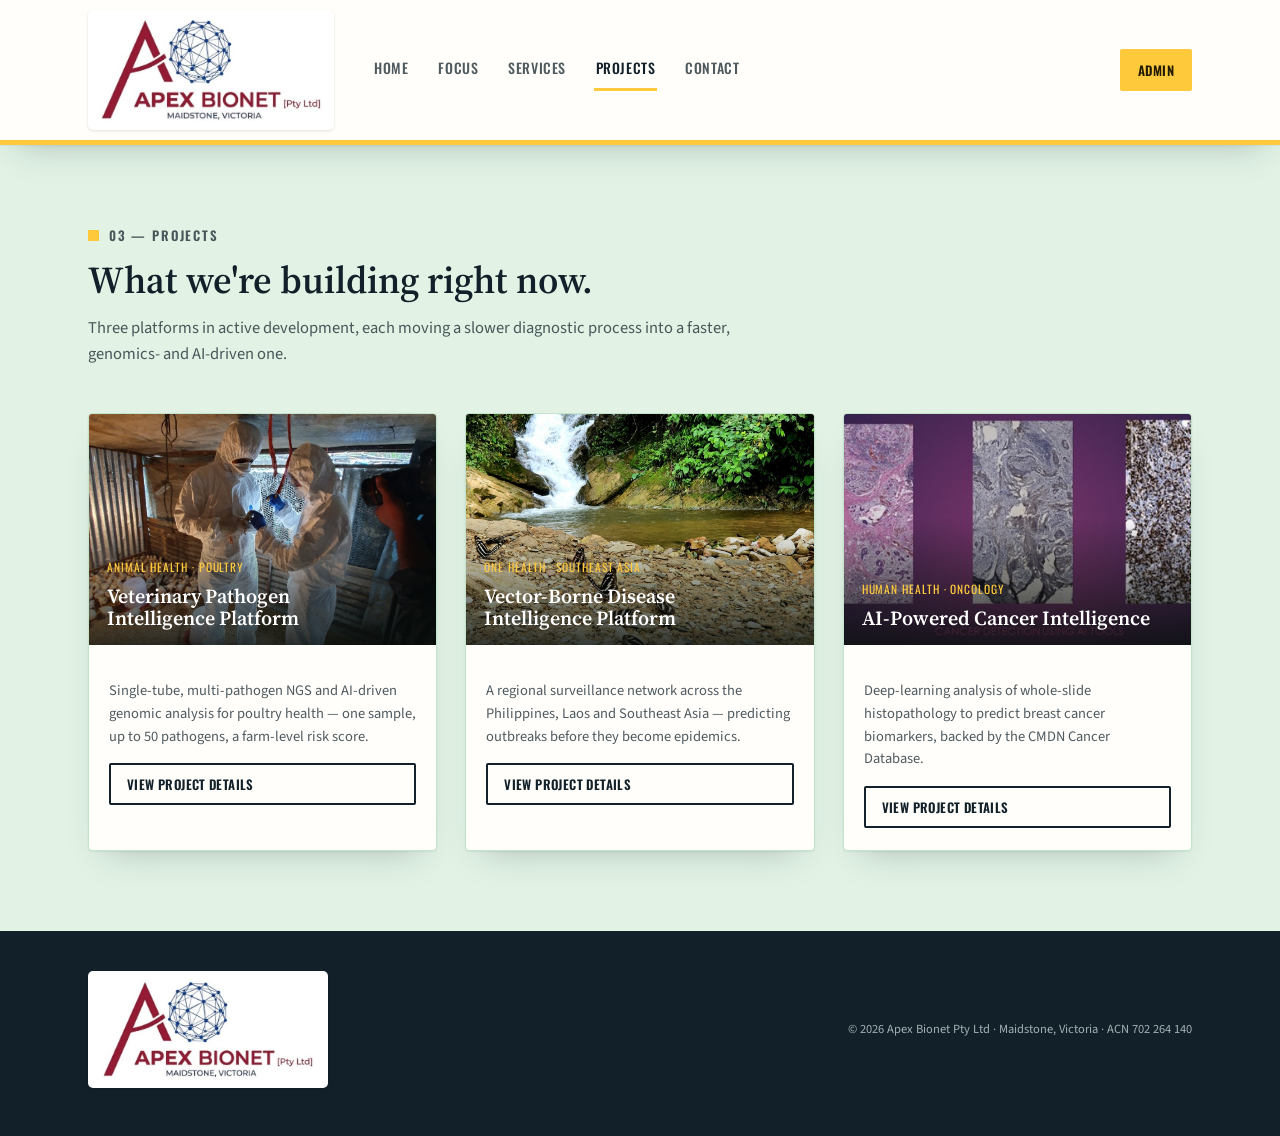
<file: projects.html>
<!doctype html><html lang="en" data-page="projects"><head><meta charset="utf-8"><meta name="viewport" content="width=device-width, initial-scale=1"><meta name="description" content="Apex Bionet — research for the One Health era."><title>Projects · Apex Bionet</title><link rel="preconnect" href="https://fonts.googleapis.com"><link rel="preconnect" href="https://fonts.gstatic.com" crossorigin><link href="https://fonts.googleapis.com/css2?family=Oswald:wght@400;500;600;700&family=Source+Serif+4:ital,opsz,wght@0,8..60,400;0,8..60,600;0,8..60,700;1,0..60,500&family=Source+Sans+3:wght@400;500;600;700&family=IBM+Plex+Mono:wght@400;500&display=swap" rel="stylesheet"><link rel="stylesheet" href="assets/css/site.css"></head><body><div class="page"><header class="nav" id="top"><div class="nav__inner"><a class="nav__brand" href="index.html" aria-label="Apex Bionet — home"><span class="brandmark"><img class="nav__logo" src="assets/images/logo.jpg" alt="Apex Bionet"></span></a><nav class="nav__links" id="navLinks" aria-label="Primary navigation"><a href="index.html" data-page="home">Home</a><a href="focus.html" data-page="focus">Focus</a><a href="services.html" data-page="services">Services</a><a href="projects.html" data-page="projects">Projects</a><a href="contact.html" data-page="contact">Contact</a></nav><button class="btn btn--primary btn--sm admin-open" type="button">Admin</button><button class="nav__toggle" id="navToggle" aria-label="Toggle menu" aria-expanded="false"><span></span></button></div></header><main id="main-content"><section class="section sec-b"><div class="wrap"><div class="section__head"><span class="eyebrow"><span class="sq"></span>03 — Projects</span><h2>What we're building right now.</h2><p>Three platforms in active development, each moving a slower diagnostic process into a faster, genomics- and AI-driven one.</p></div><div data-repeat="projects" class="projects-grid"><article class="pcard"><div class="pcard__img"><img data-bind="image" alt=""><div class="pcard__scrim"></div><div class="pcard__caption"><span class="pcard__tag" data-bind="tag"></span><h3 data-bind="title"></h3></div></div><div class="pcard__body"><p class="pcard__teaser" data-bind="short"></p><a class="btn btn--dark btn--sm" data-href="detailUrl">View project details</a></div></article></div></div></section></main><footer class="footer"><div class="wrap footer__inner"><a class="nav__brand" href="index.html" aria-label="Apex Bionet — home"><span class="brandmark"><img class="nav__logo" src="assets/images/logo.jpg" alt="Apex Bionet"></span></a><small>© 2026 Apex Bionet Pty Ltd · Maidstone, Victoria · ACN <span data-bind="site.acn"></span></small></div></footer></div><div id="admin-root"></div><script src="assets/js/site.js" defer></script></body></html>
</file>
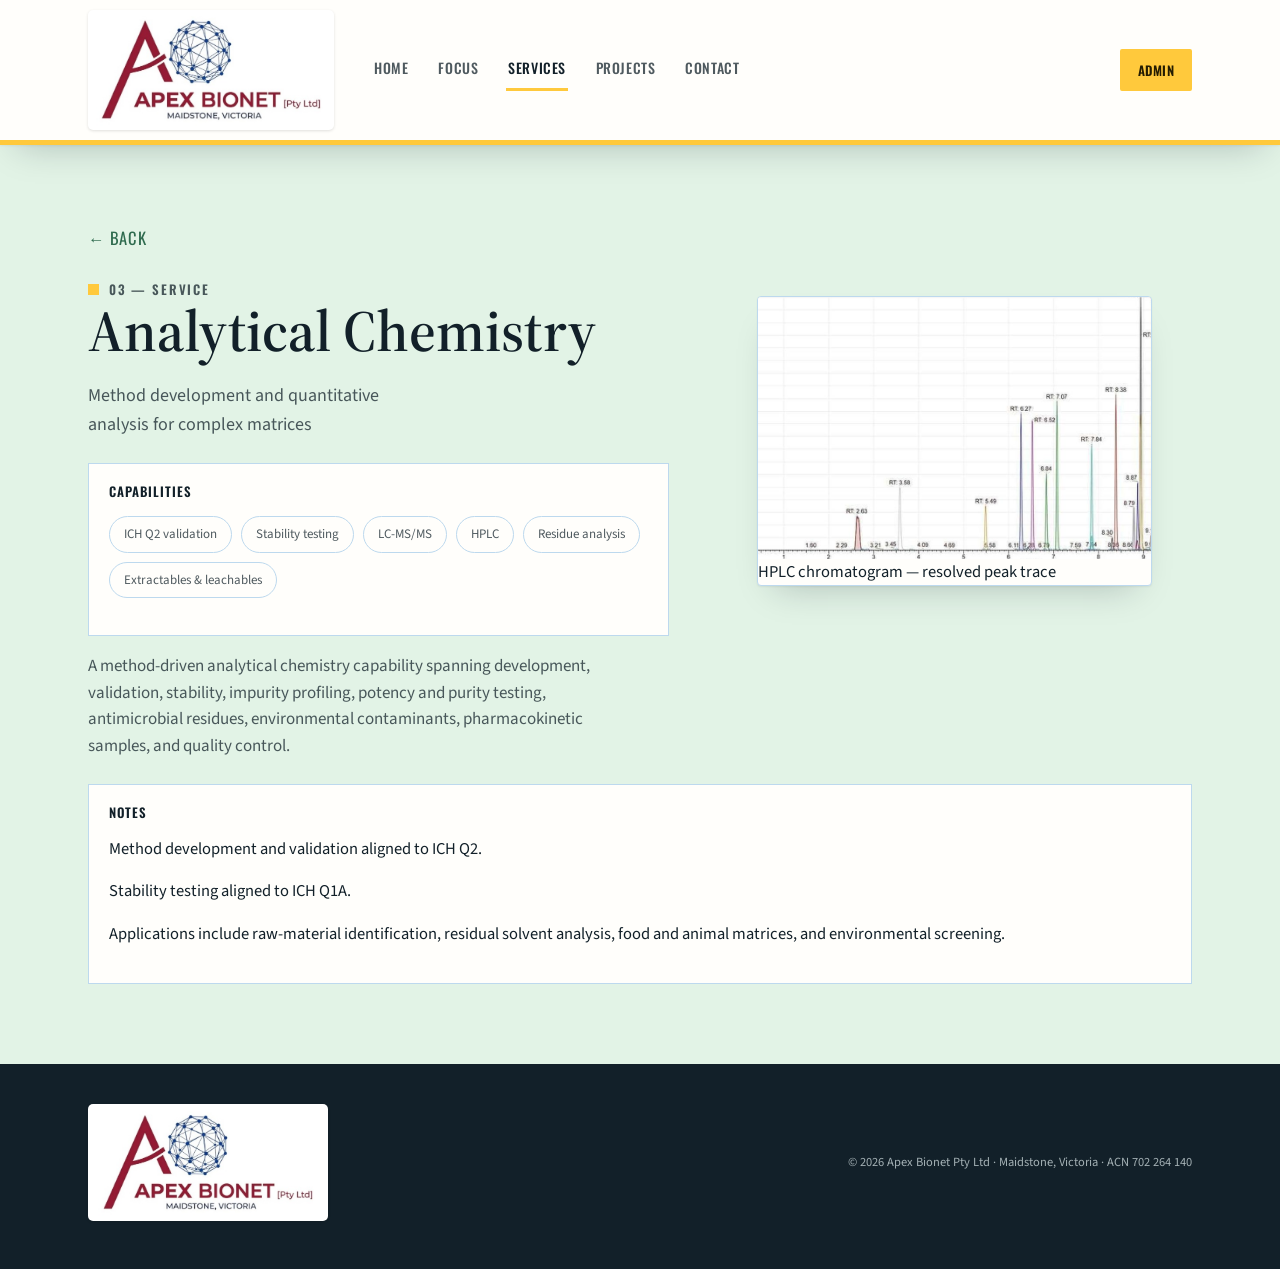
<file: service-analytical-chemistry.html>
<!doctype html><html lang="en" data-page="services"><head><meta charset="utf-8"><meta name="viewport" content="width=device-width, initial-scale=1"><meta name="description" content="Apex Bionet — research for the One Health era."><title>Analytical Chemistry · Apex Bionet</title><link rel="preconnect" href="https://fonts.googleapis.com"><link rel="preconnect" href="https://fonts.gstatic.com" crossorigin><link href="https://fonts.googleapis.com/css2?family=Oswald:wght@400;500;600;700&family=Source+Serif+4:ital,opsz,wght@0,8..60,400;0,8..60,600;0,8..60,700;1,0..60,500&family=Source+Sans+3:wght@400;500;600;700&family=IBM+Plex+Mono:wght@400;500&display=swap" rel="stylesheet"><link rel="stylesheet" href="assets/css/site.css"></head><body><div class="page"><header class="nav" id="top"><div class="nav__inner"><a class="nav__brand" href="index.html" aria-label="Apex Bionet — home"><span class="brandmark"><img class="nav__logo" src="assets/images/logo.jpg" alt="Apex Bionet"></span></a><nav class="nav__links" id="navLinks" aria-label="Primary navigation"><a href="index.html" data-page="home">Home</a><a href="focus.html" data-page="focus">Focus</a><a href="services.html" data-page="services">Services</a><a href="projects.html" data-page="projects">Projects</a><a href="contact.html" data-page="contact">Contact</a></nav><button class="btn btn--primary btn--sm admin-open" type="button">Admin</button><button class="nav__toggle" id="navToggle" aria-label="Toggle menu" aria-expanded="false"><span></span></button></div></header><main id="main-content"><section class="section sec-b detail-page"><div class="wrap"><a class="back-link" data-back-link href="services.html">← Back</a><div id="detail-content"></div></div></section></main><footer class="footer"><div class="wrap footer__inner"><a class="nav__brand" href="index.html" aria-label="Apex Bionet — home"><span class="brandmark"><img class="nav__logo" src="assets/images/logo.jpg" alt="Apex Bionet"></span></a><small>© 2026 Apex Bionet Pty Ltd · Maidstone, Victoria · ACN <span data-bind="site.acn"></span></small></div></footer></div><div id="admin-root"></div><script src="assets/js/site.js" defer></script></body></html>
</file>
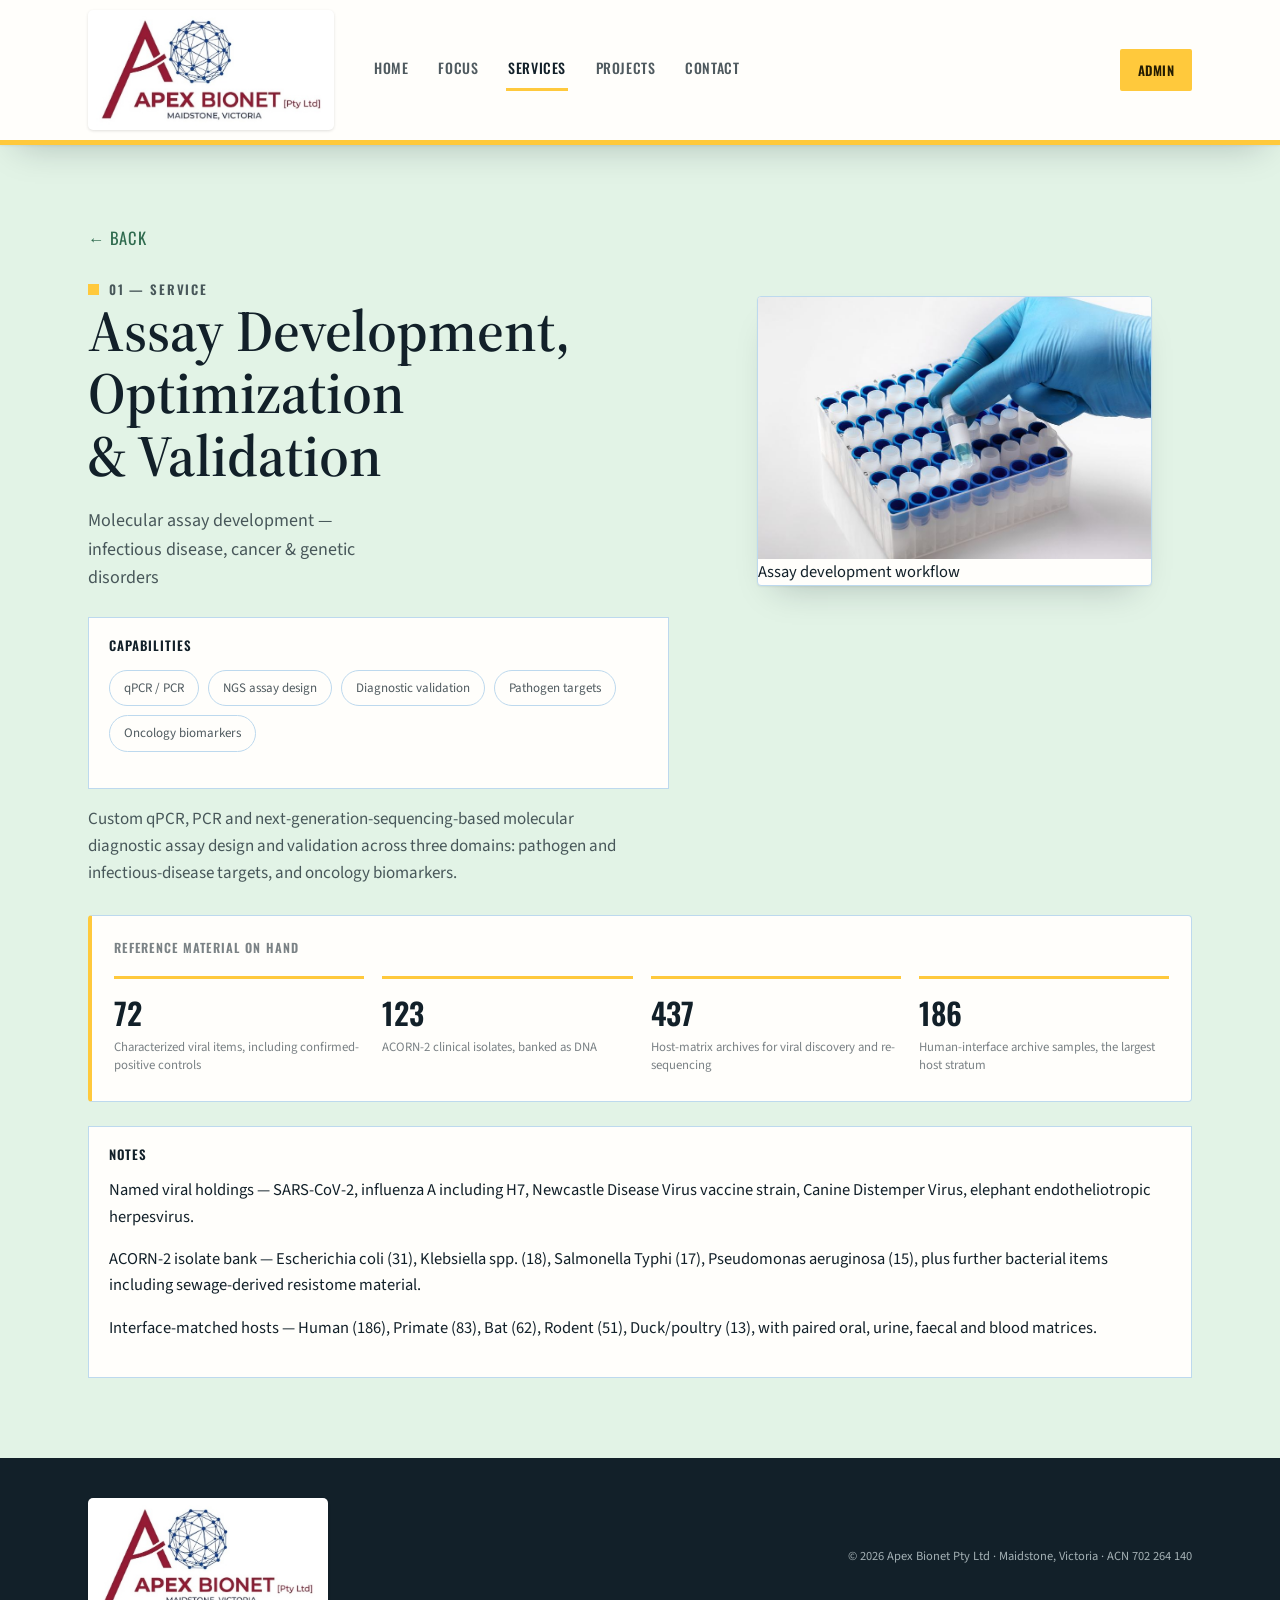
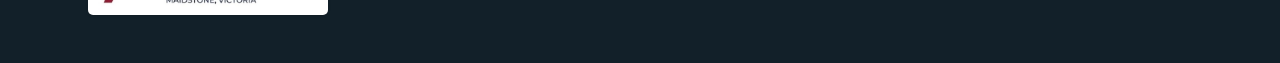
<file: service-assay-development.html>
<!doctype html><html lang="en" data-page="services"><head><meta charset="utf-8"><meta name="viewport" content="width=device-width, initial-scale=1"><meta name="description" content="Apex Bionet — research for the One Health era."><title>Assay Development, Optimization & Validation · Apex Bionet</title><link rel="preconnect" href="https://fonts.googleapis.com"><link rel="preconnect" href="https://fonts.gstatic.com" crossorigin><link href="https://fonts.googleapis.com/css2?family=Oswald:wght@400;500;600;700&family=Source+Serif+4:ital,opsz,wght@0,8..60,400;0,8..60,600;0,8..60,700;1,0..60,500&family=Source+Sans+3:wght@400;500;600;700&family=IBM+Plex+Mono:wght@400;500&display=swap" rel="stylesheet"><link rel="stylesheet" href="assets/css/site.css"></head><body><div class="page"><header class="nav" id="top"><div class="nav__inner"><a class="nav__brand" href="index.html" aria-label="Apex Bionet — home"><span class="brandmark"><img class="nav__logo" src="assets/images/logo.jpg" alt="Apex Bionet"></span></a><nav class="nav__links" id="navLinks" aria-label="Primary navigation"><a href="index.html" data-page="home">Home</a><a href="focus.html" data-page="focus">Focus</a><a href="services.html" data-page="services">Services</a><a href="projects.html" data-page="projects">Projects</a><a href="contact.html" data-page="contact">Contact</a></nav><button class="btn btn--primary btn--sm admin-open" type="button">Admin</button><button class="nav__toggle" id="navToggle" aria-label="Toggle menu" aria-expanded="false"><span></span></button></div></header><main id="main-content"><section class="section sec-b detail-page"><div class="wrap"><a class="back-link" data-back-link href="services.html">← Back</a><div id="detail-content"></div></div></section></main><footer class="footer"><div class="wrap footer__inner"><a class="nav__brand" href="index.html" aria-label="Apex Bionet — home"><span class="brandmark"><img class="nav__logo" src="assets/images/logo.jpg" alt="Apex Bionet"></span></a><small>© 2026 Apex Bionet Pty Ltd · Maidstone, Victoria · ACN <span data-bind="site.acn"></span></small></div></footer></div><div id="admin-root"></div><script src="assets/js/site.js" defer></script></body></html>
</file>
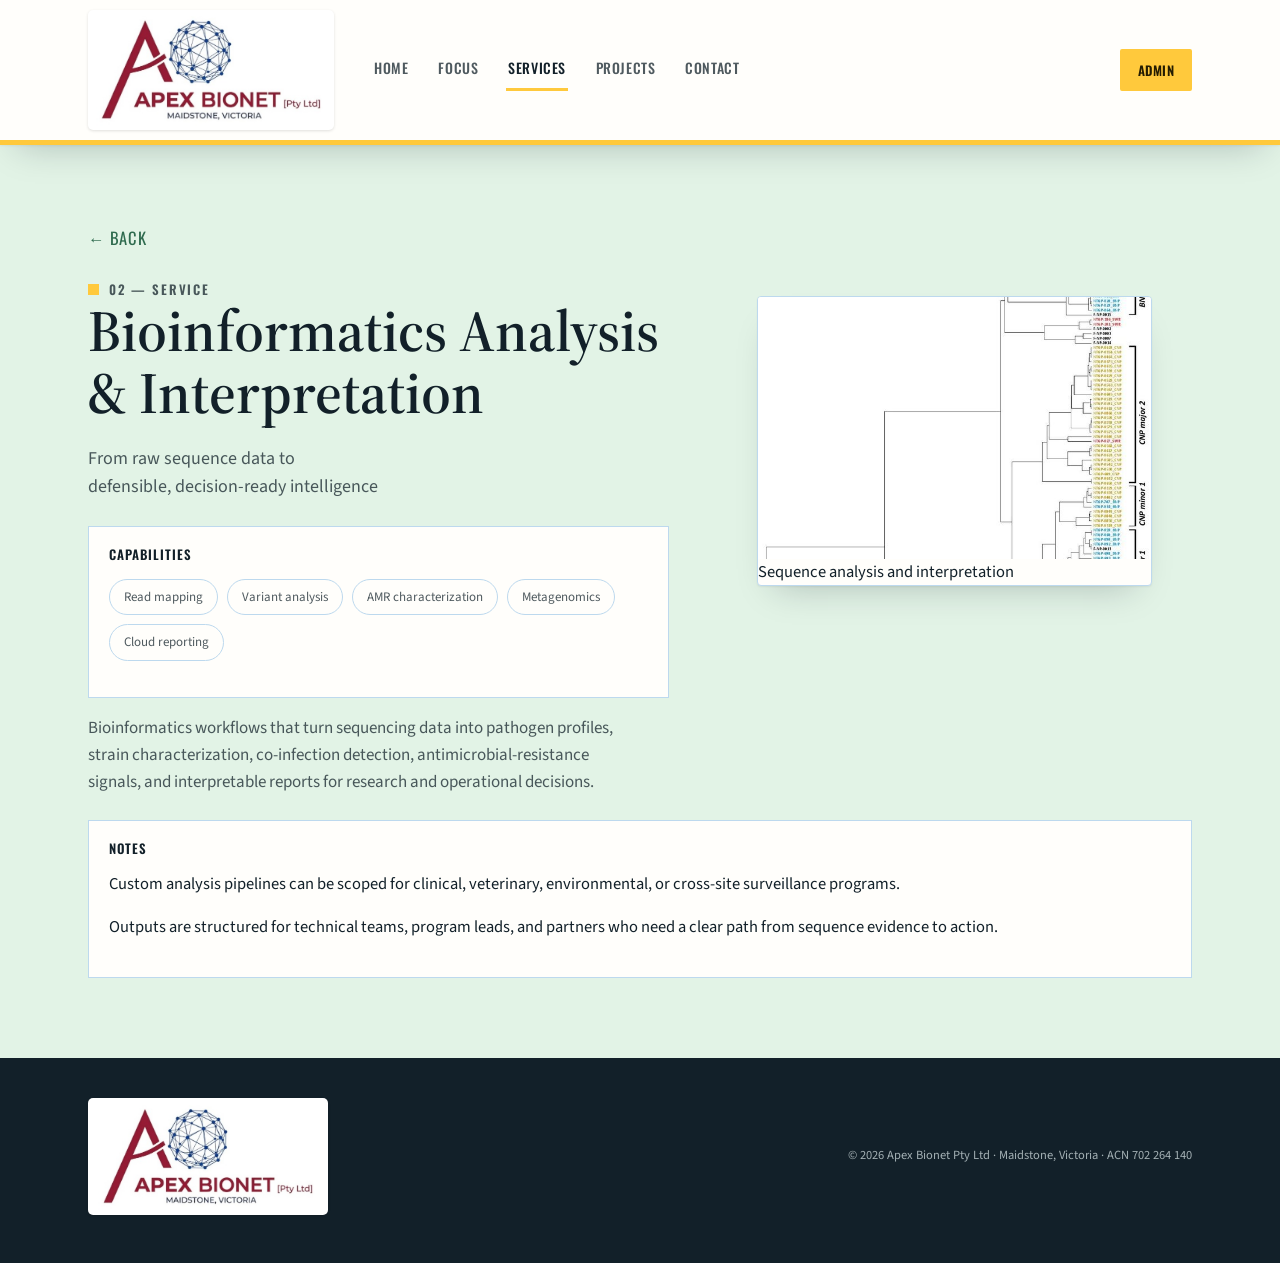
<file: service-bioinformatics.html>
<!doctype html><html lang="en" data-page="services"><head><meta charset="utf-8"><meta name="viewport" content="width=device-width, initial-scale=1"><meta name="description" content="Apex Bionet — research for the One Health era."><title>Bioinformatics Analysis & Interpretation · Apex Bionet</title><link rel="preconnect" href="https://fonts.googleapis.com"><link rel="preconnect" href="https://fonts.gstatic.com" crossorigin><link href="https://fonts.googleapis.com/css2?family=Oswald:wght@400;500;600;700&family=Source+Serif+4:ital,opsz,wght@0,8..60,400;0,8..60,600;0,8..60,700;1,0..60,500&family=Source+Sans+3:wght@400;500;600;700&family=IBM+Plex+Mono:wght@400;500&display=swap" rel="stylesheet"><link rel="stylesheet" href="assets/css/site.css"></head><body><div class="page"><header class="nav" id="top"><div class="nav__inner"><a class="nav__brand" href="index.html" aria-label="Apex Bionet — home"><span class="brandmark"><img class="nav__logo" src="assets/images/logo.jpg" alt="Apex Bionet"></span></a><nav class="nav__links" id="navLinks" aria-label="Primary navigation"><a href="index.html" data-page="home">Home</a><a href="focus.html" data-page="focus">Focus</a><a href="services.html" data-page="services">Services</a><a href="projects.html" data-page="projects">Projects</a><a href="contact.html" data-page="contact">Contact</a></nav><button class="btn btn--primary btn--sm admin-open" type="button">Admin</button><button class="nav__toggle" id="navToggle" aria-label="Toggle menu" aria-expanded="false"><span></span></button></div></header><main id="main-content"><section class="section sec-b detail-page"><div class="wrap"><a class="back-link" data-back-link href="services.html">← Back</a><div id="detail-content"></div></div></section></main><footer class="footer"><div class="wrap footer__inner"><a class="nav__brand" href="index.html" aria-label="Apex Bionet — home"><span class="brandmark"><img class="nav__logo" src="assets/images/logo.jpg" alt="Apex Bionet"></span></a><small>© 2026 Apex Bionet Pty Ltd · Maidstone, Victoria · ACN <span data-bind="site.acn"></span></small></div></footer></div><div id="admin-root"></div><script src="assets/js/site.js" defer></script></body></html>
</file>
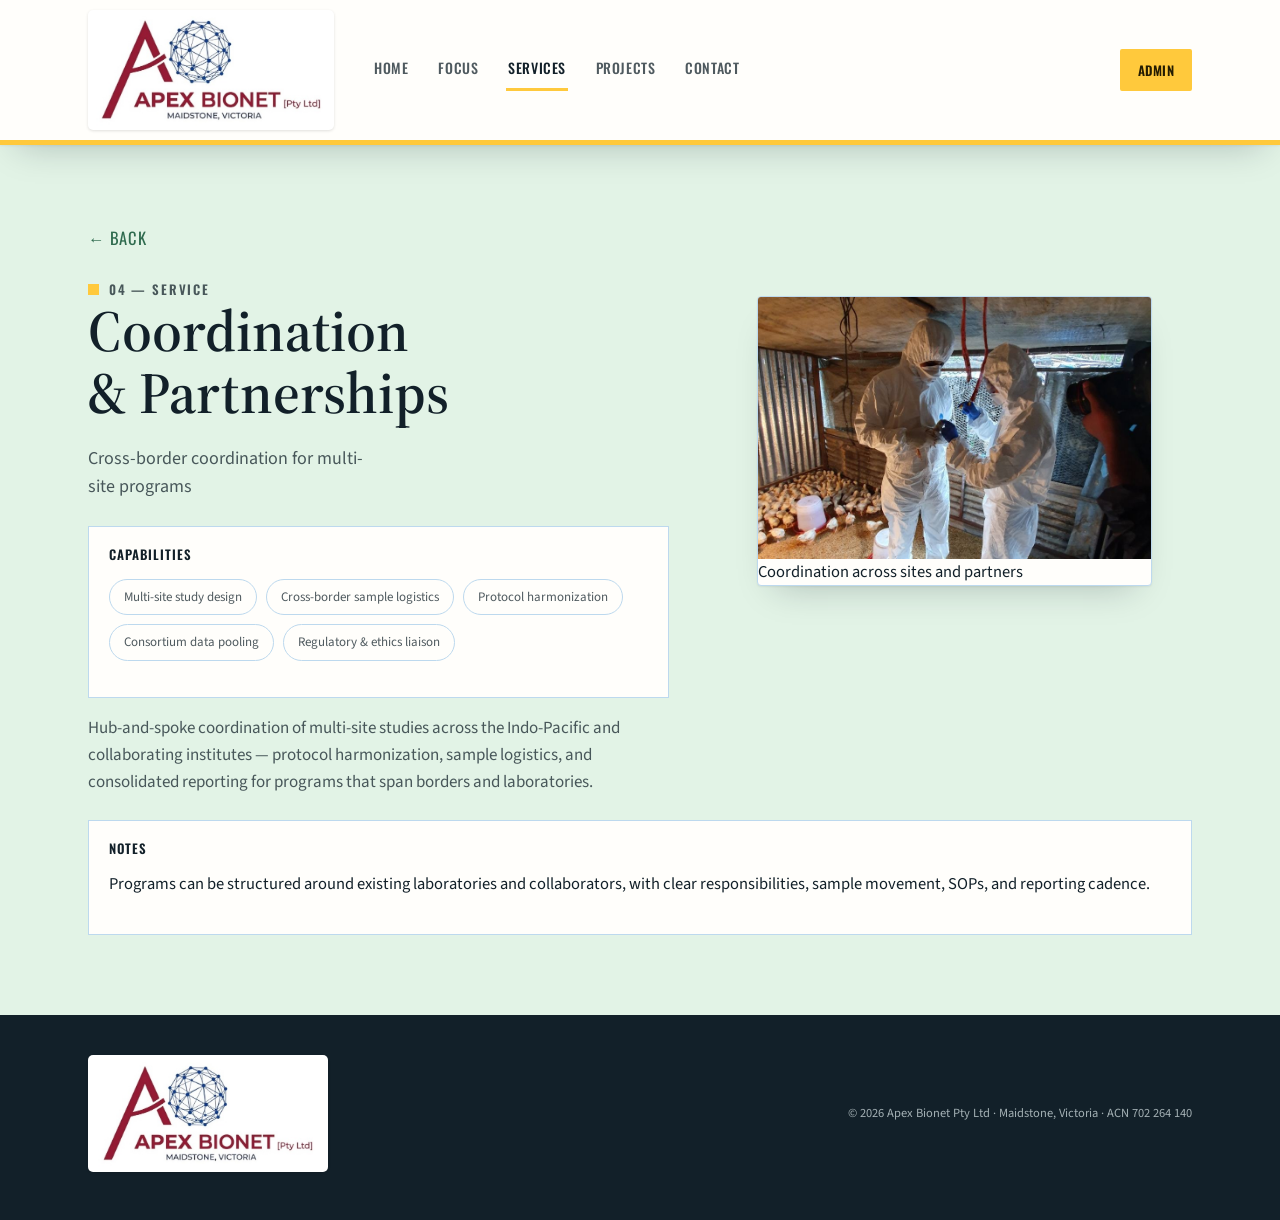
<file: service-coordination-partnerships.html>
<!doctype html><html lang="en" data-page="services"><head><meta charset="utf-8"><meta name="viewport" content="width=device-width, initial-scale=1"><meta name="description" content="Apex Bionet — research for the One Health era."><title>Coordination & Partnerships · Apex Bionet</title><link rel="preconnect" href="https://fonts.googleapis.com"><link rel="preconnect" href="https://fonts.gstatic.com" crossorigin><link href="https://fonts.googleapis.com/css2?family=Oswald:wght@400;500;600;700&family=Source+Serif+4:ital,opsz,wght@0,8..60,400;0,8..60,600;0,8..60,700;1,0..60,500&family=Source+Sans+3:wght@400;500;600;700&family=IBM+Plex+Mono:wght@400;500&display=swap" rel="stylesheet"><link rel="stylesheet" href="assets/css/site.css"></head><body><div class="page"><header class="nav" id="top"><div class="nav__inner"><a class="nav__brand" href="index.html" aria-label="Apex Bionet — home"><span class="brandmark"><img class="nav__logo" src="assets/images/logo.jpg" alt="Apex Bionet"></span></a><nav class="nav__links" id="navLinks" aria-label="Primary navigation"><a href="index.html" data-page="home">Home</a><a href="focus.html" data-page="focus">Focus</a><a href="services.html" data-page="services">Services</a><a href="projects.html" data-page="projects">Projects</a><a href="contact.html" data-page="contact">Contact</a></nav><button class="btn btn--primary btn--sm admin-open" type="button">Admin</button><button class="nav__toggle" id="navToggle" aria-label="Toggle menu" aria-expanded="false"><span></span></button></div></header><main id="main-content"><section class="section sec-b detail-page"><div class="wrap"><a class="back-link" data-back-link href="services.html">← Back</a><div id="detail-content"></div></div></section></main><footer class="footer"><div class="wrap footer__inner"><a class="nav__brand" href="index.html" aria-label="Apex Bionet — home"><span class="brandmark"><img class="nav__logo" src="assets/images/logo.jpg" alt="Apex Bionet"></span></a><small>© 2026 Apex Bionet Pty Ltd · Maidstone, Victoria · ACN <span data-bind="site.acn"></span></small></div></footer></div><div id="admin-root"></div><script src="assets/js/site.js" defer></script></body></html>
</file>
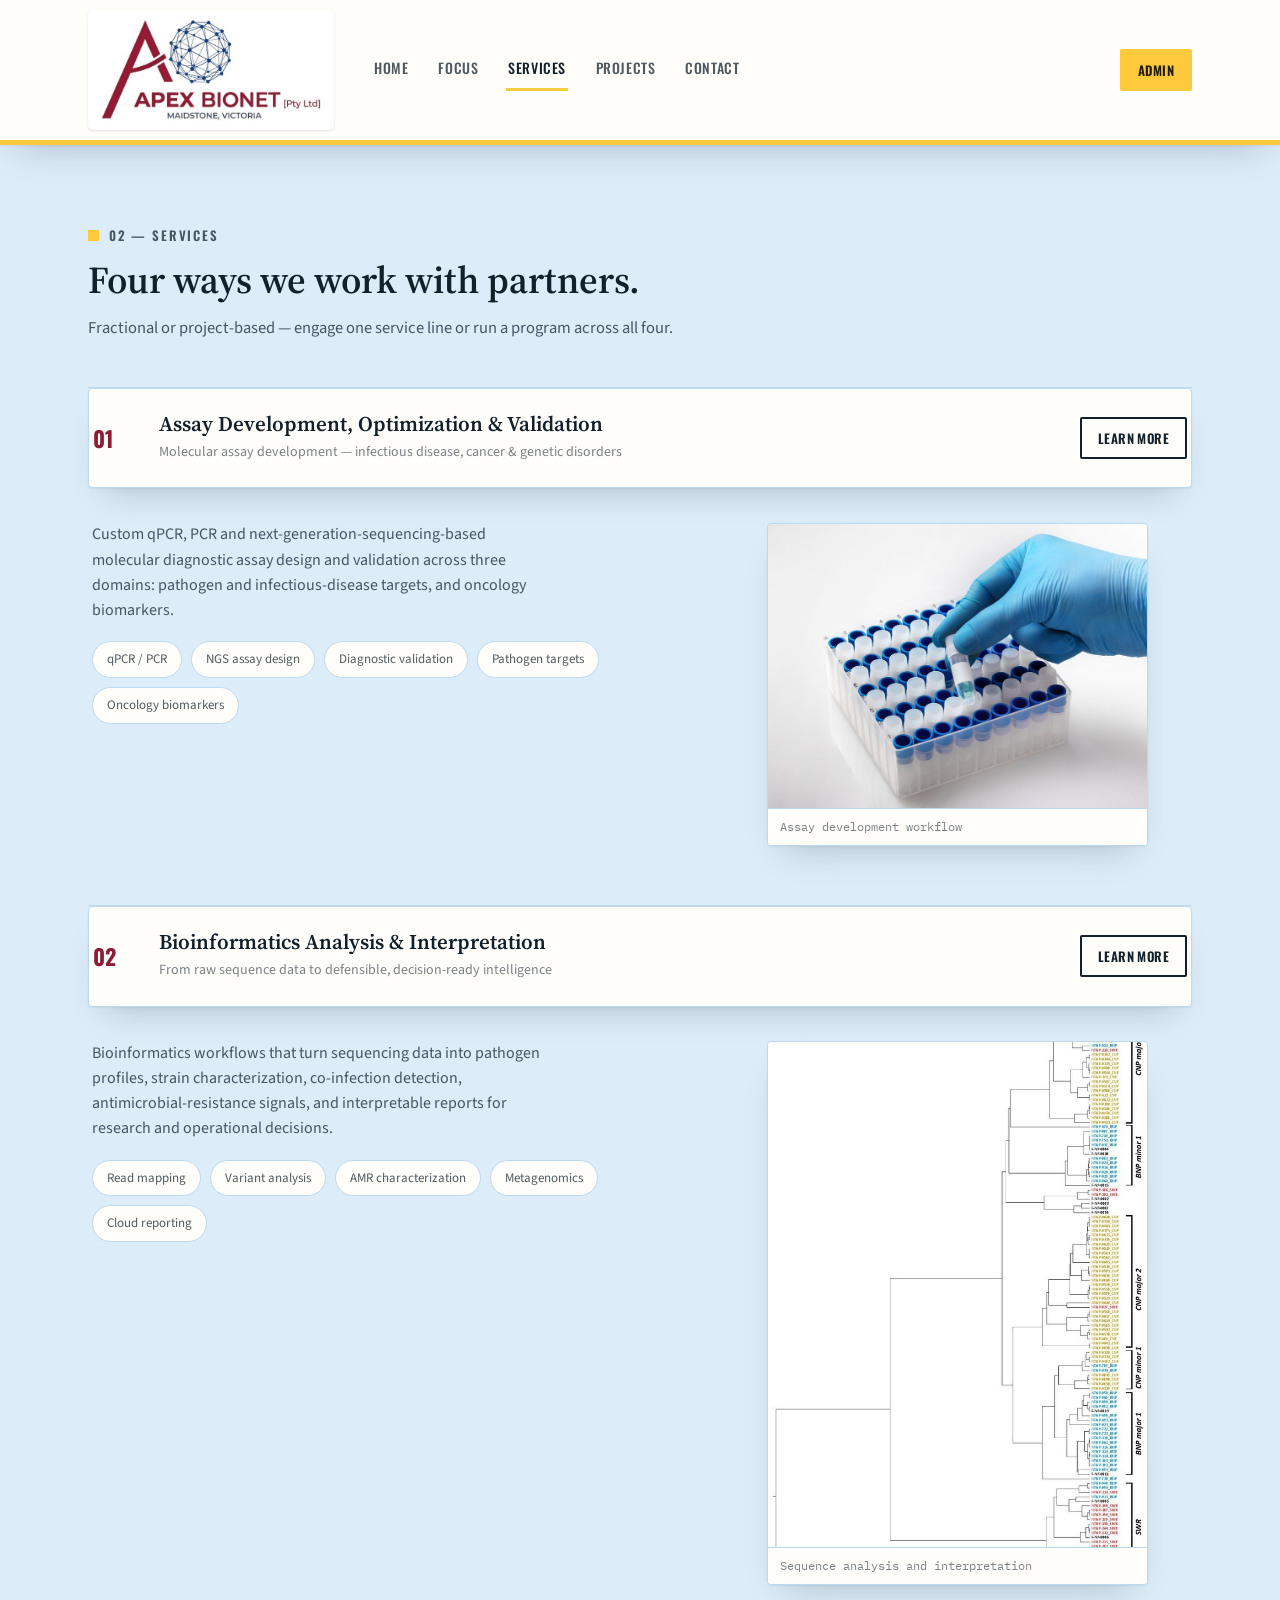
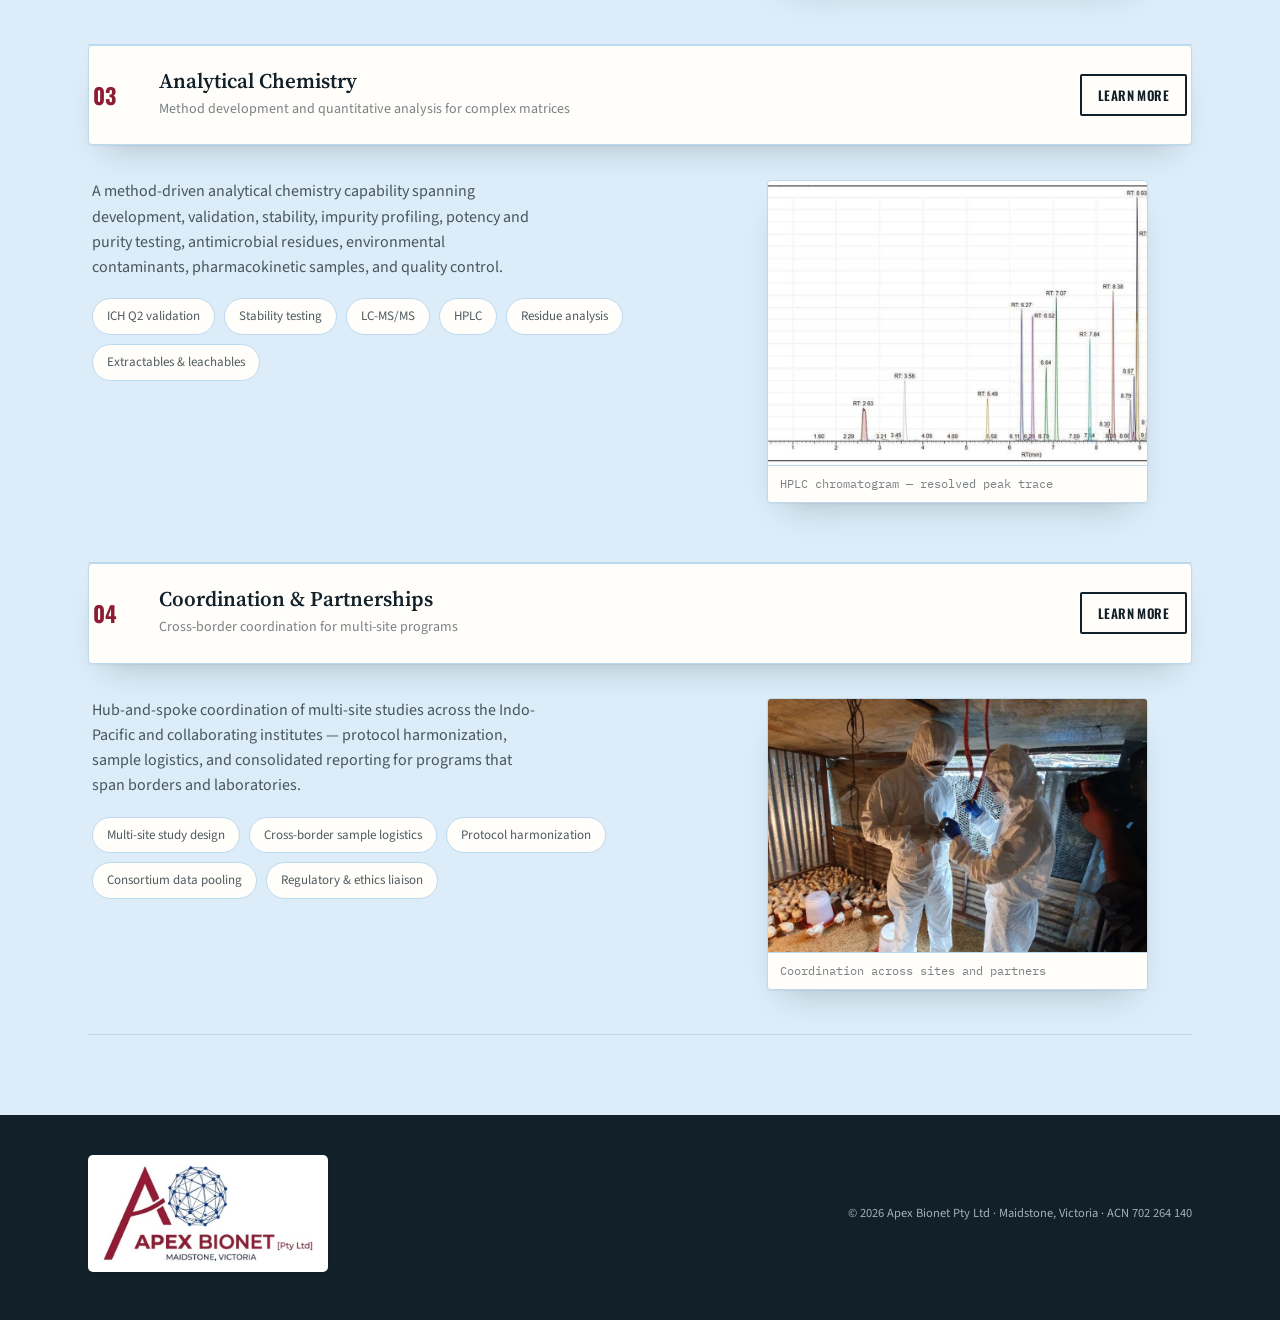
<file: services.html>
<!doctype html><html lang="en" data-page="services"><head><meta charset="utf-8"><meta name="viewport" content="width=device-width, initial-scale=1"><meta name="description" content="Apex Bionet — research for the One Health era."><title>Services · Apex Bionet</title><link rel="preconnect" href="https://fonts.googleapis.com"><link rel="preconnect" href="https://fonts.gstatic.com" crossorigin><link href="https://fonts.googleapis.com/css2?family=Oswald:wght@400;500;600;700&family=Source+Serif+4:ital,opsz,wght@0,8..60,400;0,8..60,600;0,8..60,700;1,0..60,500&family=Source+Sans+3:wght@400;500;600;700&family=IBM+Plex+Mono:wght@400;500&display=swap" rel="stylesheet"><link rel="stylesheet" href="assets/css/site.css"></head><body><div class="page"><header class="nav" id="top"><div class="nav__inner"><a class="nav__brand" href="index.html" aria-label="Apex Bionet — home"><span class="brandmark"><img class="nav__logo" src="assets/images/logo.jpg" alt="Apex Bionet"></span></a><nav class="nav__links" id="navLinks" aria-label="Primary navigation"><a href="index.html" data-page="home">Home</a><a href="focus.html" data-page="focus">Focus</a><a href="services.html" data-page="services">Services</a><a href="projects.html" data-page="projects">Projects</a><a href="contact.html" data-page="contact">Contact</a></nav><button class="btn btn--primary btn--sm admin-open" type="button">Admin</button><button class="nav__toggle" id="navToggle" aria-label="Toggle menu" aria-expanded="false"><span></span></button></div></header><main id="main-content"><section class="section sec-a"><div class="wrap"><div class="section__head"><span class="eyebrow"><span class="sq"></span>02 — Services</span><h2>Four ways we work with partners.</h2><p>Fractional or project-based — engage one service line or run a program across all four.</p></div><div data-repeat="services" class="service-list"><article class="acc service-item"><summary><span class="acc__num" data-bind="number"></span><span class="acc__title"><h3 data-bind="title"></h3><p data-bind="short"></p></span><a class="btn btn--dark btn--sm" data-href="detailUrl">Learn more</a></summary><div class="acc__body"><div class="acc__body-grid"><div><p class="desc" data-bind="description"></p><ul class="taglist" data-repeat="tags"><li data-bind="."></li></ul></div><figure class="acc__figure"><img data-bind="image"><figcaption data-bind="figureCaption"></figcaption></figure></div></div></article></div></div></section></main><footer class="footer"><div class="wrap footer__inner"><a class="nav__brand" href="index.html" aria-label="Apex Bionet — home"><span class="brandmark"><img class="nav__logo" src="assets/images/logo.jpg" alt="Apex Bionet"></span></a><small>© 2026 Apex Bionet Pty Ltd · Maidstone, Victoria · ACN <span data-bind="site.acn"></span></small></div></footer></div><div id="admin-root"></div><script src="assets/js/site.js" defer></script></body></html>
</file>
<file: assets/css/site.css>
:root{
    --ink:#122029;
    --ink-70:rgba(18,32,41,.74);
    --ink-55:rgba(18,32,41,.56);
    --bg-a:#dcedf9;         /* light blue section */
    --bg-a-line:#bdd9ee;
    --bg-b:#e2f3e6;         /* light green section */
    --bg-b-line:#c3e3cb;
    --surface:#fffefb;
    --surface-line:#dfe3e0;
    --navy:#1d3e78;
    --maroon:#8c1d35;
    --forest:#2f6b4f;
    --yellow:#ffc93c;
    --yellow-ink:#241c02;
    --footer-bg:#122029;
    --footer-fg:#dce8ea;
    --shadow: 0 1px 2px rgba(18,32,41,.06), 0 18px 34px -18px rgba(18,32,41,.26);
    --radius: 4px;
  }
  @media (prefers-color-scheme: dark){
    :root:not([data-theme="light"]){
      --ink:#eef4f3;
      --ink-70:rgba(238,244,243,.76);
      --ink-55:rgba(238,244,243,.56);
      --bg-a:#0c2233;
      --bg-a-line:#1a3a4f;
      --bg-b:#0d2119;
      --bg-b-line:#1a3729;
      --surface:#101a1f;
      --surface-line:#243239;
      --navy:#9bbdec;
      --maroon:#f0a0ac;
      --forest:#8fd0ab;
      --yellow:#ffd75e;
      --yellow-ink:#241c02;
      --footer-bg:#070c10;
      --footer-fg:#c9d6d8;
      --shadow: 0 1px 2px rgba(0,0,0,.35), 0 24px 44px -20px rgba(0,0,0,.62);
    }
  }
  :root[data-theme="dark"]{
    --ink:#eef4f3;
    --ink-70:rgba(238,244,243,.76);
    --ink-55:rgba(238,244,243,.56);
    --bg-a:#0c2233;
    --bg-a-line:#1a3a4f;
    --bg-b:#0d2119;
    --bg-b-line:#1a3729;
    --surface:#101a1f;
    --surface-line:#243239;
    --navy:#9bbdec;
    --maroon:#f0a0ac;
    --forest:#8fd0ab;
    --yellow:#ffd75e;
    --yellow-ink:#241c02;
    --footer-bg:#070c10;
    --footer-fg:#c9d6d8;
    --shadow: 0 1px 2px rgba(0,0,0,.35), 0 24px 44px -20px rgba(0,0,0,.62);
  }

  *{box-sizing:border-box;}
  html{scroll-behavior:smooth;}
  @media (prefers-reduced-motion: reduce){ html{scroll-behavior:auto;} }
  body{
    margin:0; background:var(--bg-a); color:var(--ink);
    font-family:"Source Sans 3", ui-sans-serif, system-ui, -apple-system, sans-serif;
    font-size:16.5px; line-height:1.58; -webkit-font-smoothing:antialiased;
  }
  img{max-width:100%; display:block;}
  a{color:inherit;}
  h1,h2,h3{ font-family:"Source Serif 4", ui-serif, Georgia, serif; line-height:1.08; text-wrap:balance; margin:0; font-weight:600; }
  .display{ font-family:"Oswald", ui-sans-serif, sans-serif; text-transform:uppercase; }
  .mono{ font-family:"IBM Plex Mono", ui-monospace, monospace; }
  .eyebrow{
    font-family:"Oswald", sans-serif; font-weight:600; font-size:13px; letter-spacing:.14em;
    text-transform:uppercase; color:var(--ink-70);
    display:flex; align-items:center; gap:10px;
  }
  .eyebrow .sq{ width:11px; height:11px; background:var(--yellow); flex:none; }
  .wrap{ max-width:1160px; margin:0 auto; padding:0 28px; }
  @media (max-width:640px){ .wrap{padding:0 20px;} }

  /* ---------- nav ---------- */
  .nav{ position:sticky; top:0; z-index:50; background:var(--surface); border-bottom:5px solid var(--yellow); box-shadow:var(--shadow); }
  .nav__inner{ max-width:1160px; margin:0 auto; padding:0 28px; height:140px; display:flex; align-items:center; gap:28px; }
  @media (max-width:640px){ .nav__inner{padding:0 20px;} }
  .nav__brand{ display:flex; align-items:center; text-decoration:none; flex:0 0 auto; }
  .brandmark{ display:inline-flex; align-items:center; background:#fff; border-radius:5px; padding:4px 8px; box-shadow:0 1px 3px rgba(0,0,0,.12); }
  .nav__logo{ height:112px; width:auto; display:block; }
  .footer .brandmark{ padding:5px 10px; }
  .footer .nav__logo{ height:107px; }
  .nav__links{ display:flex; gap:26px; margin:0 auto 0 10px; }
  .nav__links a{
    font-family:"Oswald", sans-serif; font-weight:500; letter-spacing:.04em; text-transform:uppercase;
    font-size:14px; text-decoration:none; color:var(--ink-70);
    padding:8px 2px; border-bottom:3px solid transparent;
    transition:color .15s ease, border-color .15s ease; white-space:nowrap;
  }
  .nav__links a:hover{ color:var(--ink); }
  .nav__links a.is-active{ color:var(--ink); border-color:var(--yellow); }
  .nav__cta{ flex:0 0 auto; }
  .nav__toggle{ display:none; margin-left:auto; width:36px; height:36px; border-radius:4px; border:1px solid var(--surface-line); background:var(--surface); cursor:pointer; position:relative; }
  .nav__toggle span, .nav__toggle::before, .nav__toggle::after{ content:""; position:absolute; left:8px; right:8px; height:2px; background:var(--ink); }
  .nav__toggle span{ top:17px; } .nav__toggle::before{ top:11px; } .nav__toggle::after{ top:23px; }
  @media (max-width:900px){
    .nav__links{
      position:fixed; inset:140px 0 auto 0; z-index:49; background:var(--surface); border-bottom:1px solid var(--surface-line);
      flex-direction:column; gap:0; margin:0; padding:8px 20px 16px;
      transform:translateY(-8px); opacity:0; pointer-events:none; transition:opacity .15s ease, transform .15s ease;
    }
    .nav__links.is-open{ transform:translateY(0); opacity:1; pointer-events:auto; }
    .nav__links a{ padding:13px 2px; border-bottom:1px solid var(--surface-line); }
    .nav__cta{ display:none; }
    .nav__toggle{ display:block; }
  }

  .btn{
    display:inline-flex; align-items:center; gap:8px;
    font-family:"Oswald", sans-serif; font-weight:600; font-size:14.5px; letter-spacing:.03em; text-transform:uppercase;
    padding:13px 20px; border-radius:2px; text-decoration:none; border:2px solid transparent; cursor:pointer;
    transition:transform .12s ease, background .15s ease, border-color .15s ease, color .15s ease;
  }
  .btn:active{ transform:translateY(1px); }
  .btn--primary{ background:var(--yellow); color:var(--yellow-ink); border-color:var(--yellow); }
  .btn--primary:hover{ background:transparent; color:var(--ink); border-color:var(--ink); }
  .btn--ghost{ background:transparent; color:#fff; border-color:rgba(255,255,255,.75); }
  .btn--ghost:hover{ background:rgba(255,255,255,.14); }
  .btn--dark{ background:transparent; color:var(--ink); border-color:var(--ink); }
  .btn--dark:hover{ background:var(--ink); color:var(--surface); }
  .btn--sm{ padding:9px 16px; font-size:13px; }

  /* ---------- hero ---------- */
  .hero{ position:relative; overflow:hidden; min-height:78vh; display:flex; align-items:flex-end; }
  .hero__bg{ position:absolute; inset:0; z-index:0; }
  .hero__bg img{ width:100%; height:100%; object-fit:cover; object-position:50% 42%; }
  .hero__scrim{
    position:absolute; inset:0; z-index:1;
    background:linear-gradient(180deg, rgba(10,20,26,.15) 0%, rgba(10,20,26,.28) 45%, rgba(8,16,20,.86) 100%);
  }
  .hero__inner{ position:relative; z-index:2; max-width:1160px; margin:0 auto; padding:64px 28px 56px; width:100%; }
  @media (max-width:640px){ .hero__inner{ padding:44px 20px 40px; } .hero{ min-height:86vh; } }
  .hero__badge{
    display:inline-flex; align-items:center; gap:9px;
    font-family:"Oswald", sans-serif; font-weight:600; font-size:12.5px; letter-spacing:.12em; text-transform:uppercase;
    color:#fff; background:rgba(0,0,0,.28); border:1px solid rgba(255,255,255,.3);
    padding:7px 14px 7px 10px; margin-bottom:22px;
  }
  .hero__badge .sq{ width:10px; height:10px; background:var(--yellow); flex:none; }
  .hero h1{
    font-family:"Oswald", sans-serif; font-weight:700; text-transform:uppercase;
    font-size:clamp(32px,5.4vw,64px); line-height:1.03; letter-spacing:.005em; color:#fff;
    max-width:16ch; text-shadow:0 2px 18px rgba(0,0,0,.25);
  }
  .hero__lede{ margin-top:20px; font-size:18px; line-height:1.6; color:rgba(255,255,255,.92); max-width:56ch; }
  .hero__actions{ display:flex; gap:14px; margin-top:30px; flex-wrap:wrap; }
  .hero__meta{ margin-top:34px; display:flex; gap:26px; flex-wrap:wrap; font-family:"IBM Plex Mono", monospace; font-size:12.5px; color:rgba(255,255,255,.82); }
  .hero__meta strong{ color:#fff; font-weight:500; }
  .pillars{ display:flex; gap:10px; margin-top:24px; flex-wrap:wrap; }
  .pillar{ display:flex; align-items:center; gap:8px; border:1px solid rgba(255,255,255,.35); border-radius:100px; padding:7px 14px 7px 10px; font-size:13px; color:#fff; background:rgba(0,0,0,.22); }
  .pillar__dot{ width:9px; height:9px; border-radius:50%; }
  .pillar__dot--h{ background:var(--maroon); }
  .pillar__dot--a{ background:var(--navy); }
  .pillar__dot--e{ background:var(--forest); }

  /* ---------- sections ---------- */
  .section{ padding:80px 0; position:relative; }
  .sec-a{ background:var(--bg-a); }
  .sec-b{ background:var(--bg-b); }
  .sec-a + .sec-b, .sec-b + .sec-a{ box-shadow: inset 0 1px 0 rgba(0,0,0,.03); }
  @media (max-width:640px){ .section{ padding:58px 0; } }
  .section__head{ max-width:660px; margin-bottom:46px; }
  .section__head h2{ font-size:clamp(28px,3.4vw,38px); margin-top:14px; }
  .section__head p{ margin-top:14px; color:var(--ink-70); font-size:16.5px; }

  /* focus */
  .focus-grid{ display:grid; grid-template-columns:1.1fr .9fr; gap:56px; align-items:start; }
  @media (max-width:860px){ .focus-grid{ grid-template-columns:1fr; gap:32px; } }
  .focus-grid p{ color:var(--ink-70); font-size:17px; max-width:60ch; }
  .focus-grid p + p{ margin-top:16px; }
  .trio{ display:grid; gap:14px; }
  .trio-card{ border:1px solid var(--bg-a-line); background:var(--surface); border-radius:var(--radius); padding:18px 20px; display:flex; gap:14px; align-items:flex-start; box-shadow:var(--shadow); }
  .trio-card__dot{ width:12px; height:12px; border-radius:50%; margin-top:5px; flex:none; }
  .trio-card h3{ font-family:"Oswald"; font-weight:600; font-size:14.5px; text-transform:uppercase; letter-spacing:.03em; }
  .trio-card p{ margin:6px 0 0; font-size:14px; color:var(--ink-55); }

  /* services accordion */
  .acc{ border-top:1px solid var(--bg-a-line); }
  .acc:last-child{ border-bottom:1px solid var(--bg-a-line); }
  .acc summary{ list-style:none; cursor:pointer; padding:26px 4px; display:flex; align-items:center; gap:22px; }
  .acc summary::-webkit-details-marker{ display:none; }
  .acc__num{ font-family:"Oswald", sans-serif; font-weight:700; font-size:22px; color:var(--maroon); flex:none; width:44px; }
  .acc__title{ flex:1 1 auto; min-width:0; }
  .acc__title h3{ font-family:"Source Serif 4"; font-weight:600; font-size:21px; }
  .acc__title p{ margin:6px 0 0; font-size:14px; color:var(--ink-55); font-family:"Source Sans 3"; }
  .acc__chev{ flex:none; width:24px; height:24px; position:relative; transition:transform .2s ease; }
  .acc__chev::before, .acc__chev::after{ content:""; position:absolute; background:var(--ink); border-radius:1px; }
  .acc__chev::before{ left:2px; right:2px; top:11px; height:2px; }
  .acc__chev::after{ top:2px; bottom:2px; left:11px; width:2px; }
  details[open] .acc__chev::before{ background:var(--yellow-ink); }
  details[open] .acc__chev{ transform:rotate(45deg); }
  .acc__body{ padding:0 4px 36px 66px; }
  @media (max-width:640px){ .acc__body{ padding-left:4px; } .acc summary{ gap:14px; } }
  .acc__body-grid{ display:grid; grid-template-columns:1.3fr 1fr; gap:36px; align-items:start; }
  @media (max-width:780px){ .acc__body-grid{ grid-template-columns:1fr; } }
  .acc__body p.desc{ color:var(--ink-70); font-size:16px; max-width:56ch; }
  .taglist{ display:flex; flex-wrap:wrap; gap:9px; margin-top:18px; padding:0; list-style:none; }
  .taglist li{ font-size:13px; border:1px solid var(--bg-a-line); border-radius:100px; padding:7px 14px; color:var(--ink-70); background:var(--surface); }
  .acc__figure{ border-radius:var(--radius); overflow:hidden; border:1px solid var(--bg-a-line); box-shadow:var(--shadow); }
  .acc__figure img{ width:100%; height:auto; }
  .acc__figure figcaption{ font-family:"IBM Plex Mono", monospace; font-size:11.5px; color:var(--ink-55); padding:9px 12px; border-top:1px solid var(--bg-a-line); background:var(--surface); }

  .assets{ margin-top:28px; border:1px solid var(--bg-a-line); border-left:4px solid var(--yellow); border-radius:var(--radius); background:var(--surface); padding:22px 22px 6px; }
  .assets__head h4{ font-family:"Oswald", sans-serif; font-size:12.5px; letter-spacing:.1em; text-transform:uppercase; color:var(--ink-55); font-weight:600; margin:0; }
  .stat-grid{ display:grid; grid-template-columns:repeat(4,1fr); gap:18px; margin:18px 0 20px; }
  @media (max-width:780px){ .stat-grid{ grid-template-columns:repeat(2,1fr); } }
  .stat{ border-top:3px solid var(--yellow); padding-top:10px; }
  .stat b{ display:block; font-family:"Oswald", sans-serif; font-variant-numeric:tabular-nums; font-size:30px; color:var(--ink); font-weight:600; }
  .stat span{ font-size:12.8px; color:var(--ink-55); display:block; margin-top:3px; line-height:1.4; }
  .assets__note{ font-size:13px; color:var(--ink-55); padding:2px 0 18px; border-top:1px solid var(--bg-a-line); margin-top:2px; }
  .assets__note b{ color:var(--ink-70); font-weight:600; }

  /* projects */
  .projects-grid{ display:grid; grid-template-columns:repeat(3,1fr); gap:28px; }
  @media (max-width:940px){ .projects-grid{ grid-template-columns:1fr; } }
  .pcard{ border-radius:var(--radius); overflow:hidden; background:var(--surface); display:flex; flex-direction:column; box-shadow:var(--shadow); border:1px solid var(--bg-b-line); }
  .pcard__img{ position:relative; aspect-ratio:3/2; overflow:hidden; }
  .pcard__img img{ width:100%; height:100%; object-fit:cover; }
  .pcard__scrim{ position:absolute; inset:0; background:linear-gradient(180deg, rgba(10,20,16,0) 45%, rgba(8,14,12,.82) 100%); }
  .pcard__caption{ position:absolute; left:0; right:0; bottom:0; padding:16px 18px; }
  .pcard__tag{ font-family:"Oswald", sans-serif; font-size:11.5px; letter-spacing:.08em; text-transform:uppercase; color:var(--yellow); }
  .pcard__caption h3{ font-family:"Source Serif 4"; color:#fff; font-size:20px; margin-top:6px; }
  .pcard__body{ padding:20px 20px 22px; display:flex; flex-direction:column; gap:0; flex:1; }
  .pcard__teaser{ font-size:14.5px; color:var(--ink-70); }
  .pcard details{ margin-top:16px; }
  .pcard summary{ list-style:none; cursor:pointer; font-family:"Oswald"; font-size:13px; letter-spacing:.03em; text-transform:uppercase; font-weight:600; color:var(--forest); display:inline-flex; align-items:center; gap:7px; }
  .pcard summary::-webkit-details-marker{ display:none; }
  .pcard summary::after{ content:"→"; transition:transform .15s ease; font-family:"Source Sans 3"; text-transform:none; }
  .pcard details[open] summary::after{ transform:rotate(90deg); }
  .pcard__full{ font-size:14.5px; color:var(--ink-70); margin-top:12px; }
  .pcard__full p + p{ margin-top:12px; }
  .pcard__vision{ margin-top:14px; padding-left:14px; border-left:4px solid var(--yellow); font-family:"Source Serif 4"; font-style:italic; font-size:15px; color:var(--ink); }

  /* reach */
  .reach{ display:grid; grid-template-columns:1fr 1fr; gap:48px; }
  @media (max-width:860px){ .reach{ grid-template-columns:1fr; gap:30px; } }
  .reach p{ color:var(--ink-70); font-size:16.5px; max-width:56ch; }
  .reach-list{ list-style:none; margin:0; padding:0; display:grid; gap:0; background:var(--surface); border:1px solid var(--bg-a-line); border-radius:var(--radius); box-shadow:var(--shadow); }
  .reach-list li{ display:flex; justify-content:space-between; gap:16px; padding:17px 20px; border-top:1px solid var(--bg-a-line); font-size:14.5px; }
  .reach-list li:first-child{ border-top:none; }
  .reach-list b{ font-family:"Oswald"; font-weight:600; text-transform:uppercase; font-size:12.5px; letter-spacing:.04em; color:var(--ink-70); }
  .reach-list span{ color:var(--ink); text-align:right; font-weight:600; }

  /* contact */
  .contact-grid{ display:grid; grid-template-columns:.85fr 1.15fr; gap:56px; }
  @media (max-width:900px){ .contact-grid{ grid-template-columns:1fr; gap:36px; } }
  .contact-card{ border:1px solid var(--bg-b-line); border-radius:var(--radius); background:var(--surface); padding:28px; box-shadow:var(--shadow); }
  .contact-row{ display:flex; align-items:center; justify-content:space-between; gap:10px; padding:15px 0; border-top:1px solid var(--bg-b-line); }
  .contact-row:first-child{ border-top:none; padding-top:0; }
  .contact-row a{ text-decoration:none; font-weight:600; font-size:15px; }
  .contact-row small{ display:block; font-family:"Oswald", sans-serif; font-size:11px; letter-spacing:.08em; text-transform:uppercase; color:var(--ink-55); margin-bottom:3px; font-weight:500; }
  .copy-btn{ border:1px solid var(--bg-b-line); background:transparent; border-radius:100px; padding:6px 13px; font-size:12px; color:var(--ink-55); cursor:pointer; font-family:"Source Sans 3"; }
  .copy-btn:hover{ border-color:var(--ink-55); color:var(--ink); }

  .field{ display:grid; gap:6px; margin-bottom:16px; }
  .field label{ font-size:12.5px; font-weight:600; font-family:"Oswald"; letter-spacing:.03em; text-transform:uppercase; color:var(--ink-70); }
  .field input, .field select, .field textarea{ font:inherit; font-size:14.5px; padding:12px 12px; border:1px solid var(--bg-b-line); border-radius:2px; background:var(--surface); color:var(--ink); width:100%; }
  .field input:focus, .field select:focus, .field textarea:focus{ outline:2px solid var(--forest); outline-offset:1px; }
  .field-row{ display:grid; grid-template-columns:1fr 1fr; gap:14px; }
  @media (max-width:520px){ .field-row{ grid-template-columns:1fr; } }
  .form-note{ font-size:12.5px; color:var(--ink-55); margin-top:14px; }
  .form-status{ font-size:13.5px; margin-top:12px; color:var(--forest); min-height:1.2em; font-weight:600; }

  .footer{ background:var(--footer-bg); color:var(--footer-fg); padding:40px 0 48px; }
  .footer__inner{ display:flex; justify-content:space-between; align-items:center; gap:16px; flex-wrap:wrap; }
  .footer small{ color:var(--footer-fg); opacity:.72; font-size:12.5px; }

  .sr-only{ position:absolute; width:1px; height:1px; overflow:hidden; clip:rect(0,0,0,0); white-space:nowrap; }

/* ---------- multipage enhancements ---------- */
.nav__logo{object-fit:contain;}
.home-cta{border-top:1px solid var(--bg-a-line);}
.btn:focus-visible, .nav__links a:focus-visible, .nav__toggle:focus-visible, summary:focus-visible, input:focus-visible, select:focus-visible, textarea:focus-visible, .copy-btn:focus-visible{outline:3px solid var(--yellow); outline-offset:3px;}
@media (prefers-reduced-motion: reduce){*{transition-duration:0.01ms !important; animation-duration:0.01ms !important;}}

/* ---------- data-driven pages and admin UI ---------- */
.service-list{display:grid;gap:14px}.service-item summary{list-style:none;display:flex;align-items:center;gap:22px;padding:24px 4px;border:1px solid var(--bg-a-line);background:var(--surface);border-radius:var(--radius);box-shadow:var(--shadow)}.service-item summary::-webkit-details-marker{display:none}.service-item .acc__title{flex:1}.service-item .acc__title h3{font-size:21px}.service-item .acc__body{padding:18px 4px 28px}.service-item .btn{flex:none}.detail-page{min-height:70vh}.back-link{display:inline-flex;margin-bottom:28px;font-family:"Oswald",sans-serif;text-transform:uppercase;letter-spacing:.04em;text-decoration:none;color:var(--forest)}.detail-hero{display:grid;grid-template-columns:1.1fr .9fr;gap:48px;align-items:start}.detail-hero h1{font-family:"Source Serif 4";font-size:clamp(34px,5vw,58px)}.detail-hero .lead{font-size:18px;color:var(--ink-70);margin-top:20px}.detail-image{border:1px solid var(--bg-a-line);background:var(--surface);box-shadow:var(--shadow);border-radius:var(--radius);overflow:hidden}.detail-image img{width:100%;aspect-ratio:3/2;object-fit:cover}.detail-copy{max-width:68ch;font-size:17px;color:var(--ink-70)}.detail-copy p+p{margin-top:18px}.detail-meta{margin-top:24px;padding:20px;border-left:4px solid var(--yellow);background:var(--surface);border:1px solid var(--bg-a-line)}.detail-meta h3{font-family:"Oswald";text-transform:uppercase;font-size:13px;letter-spacing:.08em}.admin-open{margin-left:auto}
@media(max-width:760px){.detail-hero{grid-template-columns:1fr}.service-item summary{align-items:flex-start;flex-wrap:wrap}.service-item .btn{margin-left:66px}}

/* ============================================================
   ADMIN / EDIT MODE — inline pencils + modal editors + save bar
   (same interaction pattern as the Manjushree Biotech template,
   themed with this site's own --ink / --surface / --yellow tokens)
   ============================================================ */
.edit-only{display:none !important}
body.edit-mode .edit-only{display:inline-flex !important}
body.edit-mode .edit-only.block{display:block !important}
.hidden{display:none !important}

.editable-controls{display:flex;gap:8px;flex-wrap:wrap;margin:10px 0 18px}
.edit-pencil{
  font-family:"IBM Plex Mono",monospace;font-size:11px;letter-spacing:.02em;
  color:var(--forest);background:color-mix(in srgb,var(--forest) 10%,transparent);
  border:1px solid color-mix(in srgb,var(--forest) 35%,transparent);
  border-radius:2px;padding:5px 10px;cursor:pointer;transition:background .15s ease;
}
.edit-pencil:hover{background:color-mix(in srgb,var(--forest) 20%,transparent)}
.edit-pencil.danger{color:var(--maroon);background:color-mix(in srgb,var(--maroon) 8%,transparent);border-color:color-mix(in srgb,var(--maroon) 35%,transparent)}
.edit-pencil.danger:hover{background:color-mix(in srgb,var(--maroon) 18%,transparent)}

.editable-img-btn{
  position:absolute;top:10px;right:10px;z-index:6;
  font-family:"IBM Plex Mono",monospace;font-size:10.5px;
  background:rgba(18,32,41,.82);color:#fff;border:1px solid rgba(255,255,255,.3);
  padding:6px 10px;border-radius:2px;cursor:pointer;
}
.editable-img-btn:hover{background:rgba(18,32,41,.95)}

.add-item-btn{
  display:block;font-family:"Oswald",sans-serif;font-size:13px;letter-spacing:.03em;text-transform:uppercase;
  color:var(--yellow-ink);background:var(--yellow);border:none;
  padding:10px 18px;border-radius:var(--radius);cursor:pointer;margin:14px 0 28px;
}
.add-item-btn:hover{opacity:.85}

/* generic admin modal — login and text/list editors share this shell */
.admin-overlay{
  display:none;position:fixed;inset:0;z-index:300;
  background:rgba(10,16,20,.55);backdrop-filter:blur(3px);
  align-items:center;justify-content:center;padding:1.5rem;
}
.admin-overlay.open{display:flex}
.admin-box{
  background:var(--surface);color:var(--ink);width:100%;max-width:440px;
  border-radius:var(--radius);padding:28px;max-height:88vh;overflow-y:auto;
  box-shadow:var(--shadow);
}
.admin-box.wide{max-width:600px}
.admin-box h3{font-family:"Source Serif 4",serif;font-size:1.35rem;margin:0}
.admin-box .hint{font-size:13px;color:var(--ink-55);margin-top:6px}
.admin-box label{display:block;font-family:"Oswald",sans-serif;font-size:11.5px;letter-spacing:.06em;text-transform:uppercase;margin:18px 0 6px}
.admin-box input,.admin-box textarea{
  width:100%;font:inherit;padding:10px;border:1px solid var(--surface-line);
  background:var(--surface);color:var(--ink);border-radius:2px;
}
.admin-box input:focus,.admin-box textarea:focus{outline:none;border-color:var(--forest)}
.admin-error{display:none;font-size:12.5px;color:var(--maroon);margin-top:10px;font-family:"IBM Plex Mono",monospace}
.admin-error.show{display:block}
.admin-actions{display:flex;gap:10px;margin-top:20px}
.admin-actions .btn{flex:1;justify-content:center}
.btn--admin-cancel{background:none;border:1px solid var(--surface-line);color:var(--ink-55)}
.btn--admin-cancel:hover{background:color-mix(in srgb,var(--ink) 6%,transparent)}
.btn--admin-confirm{background:var(--forest);border-color:var(--forest);color:#fff}
.btn--admin-confirm:hover{opacity:.88}

/* bottom save bar */
.save-bar{
  display:none;position:fixed;left:0;bottom:0;width:100%;z-index:290;
  background:var(--footer-bg);color:var(--footer-fg);border-top:3px solid var(--yellow);
  padding:14px 5vw;align-items:center;justify-content:space-between;gap:14px;flex-wrap:wrap;
  box-shadow:0 -10px 24px rgba(0,0,0,.25);
}
.save-bar.open{display:flex}
.save-status{font-family:"IBM Plex Mono",monospace;font-size:12.5px;color:var(--footer-fg)}
.save-status.is-saved{color:var(--yellow)}
.save-bar-actions{display:flex;gap:10px}
.btn--discard{background:none;border:1px solid rgba(255,255,255,.3);color:var(--footer-fg)}
.btn--discard:hover{background:rgba(255,255,255,.1)}
.btn--save{background:var(--yellow);border-color:var(--yellow);color:var(--yellow-ink)}
.btn--save:hover{opacity:.88}
.btn--save:disabled{opacity:.6;cursor:default}
body.edit-mode{padding-bottom:76px}
@media(max-width:640px){body.edit-mode{padding-bottom:128px}}
</file>
